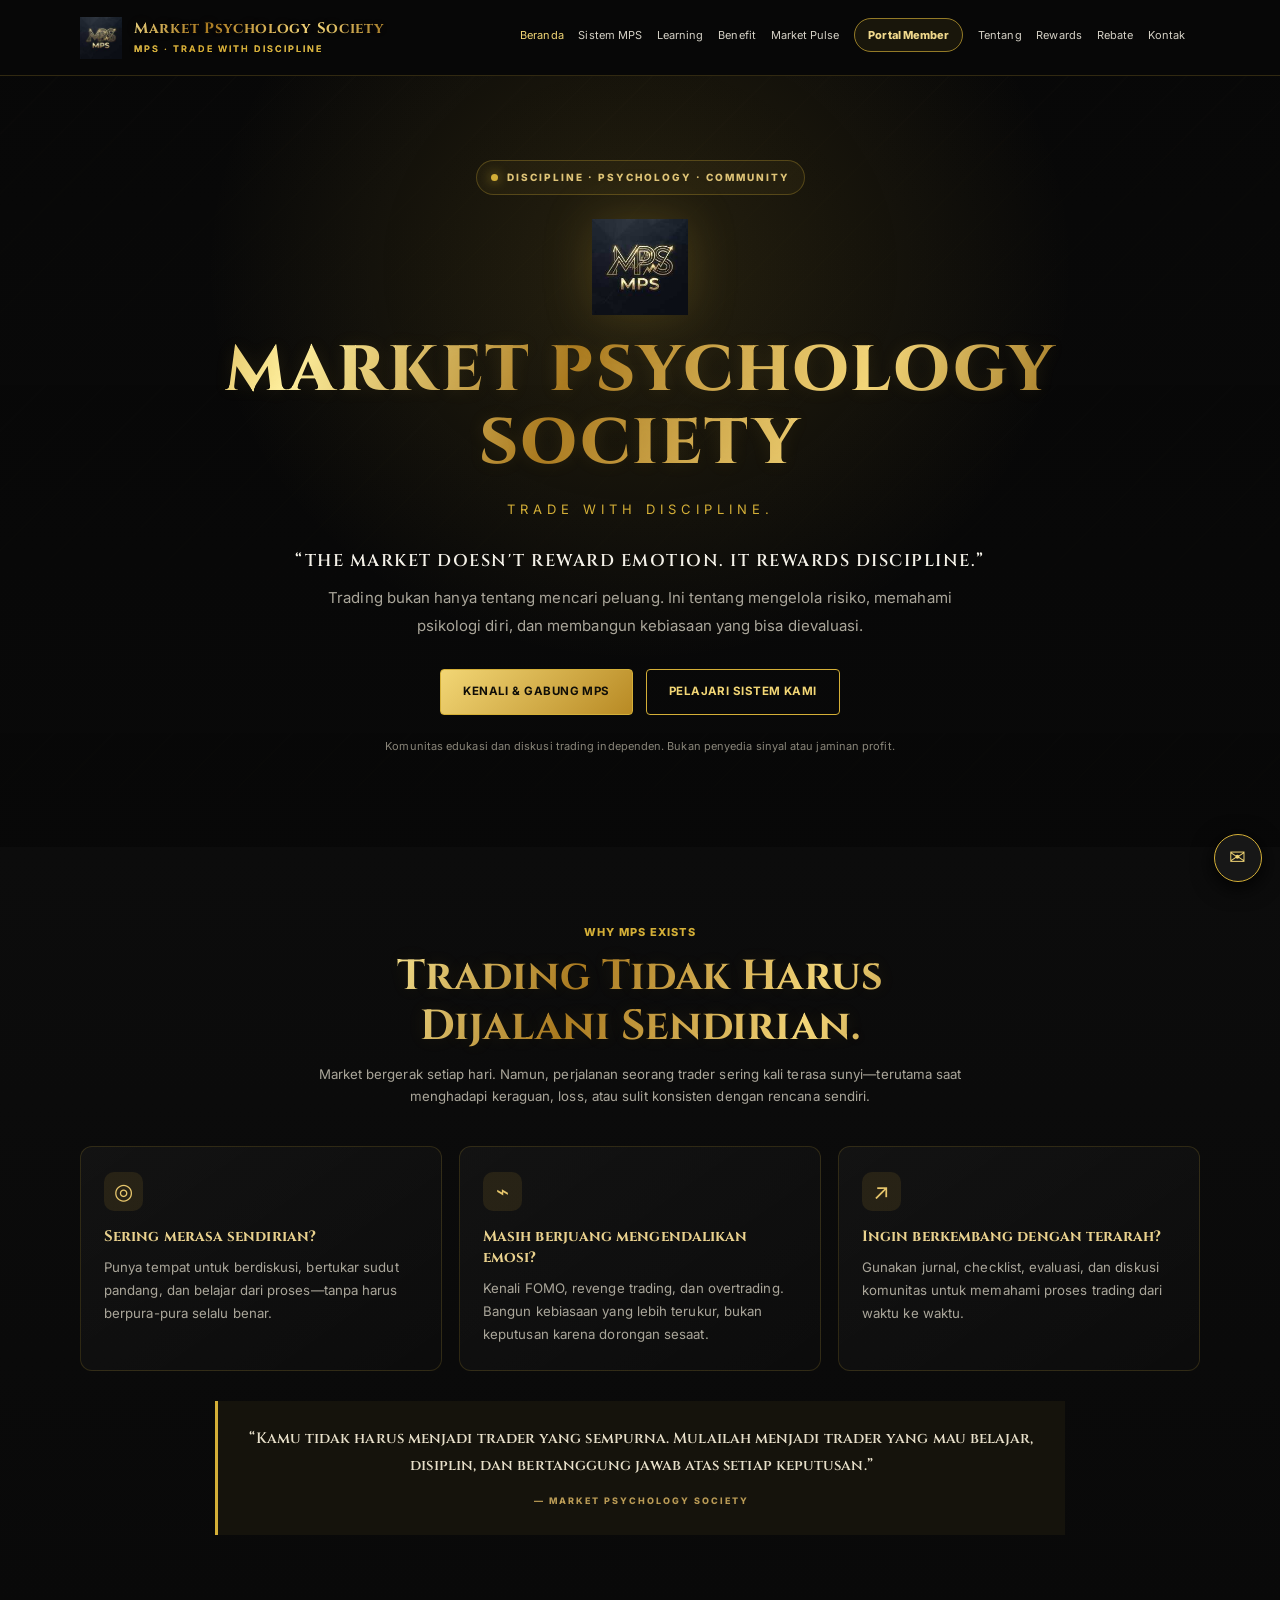
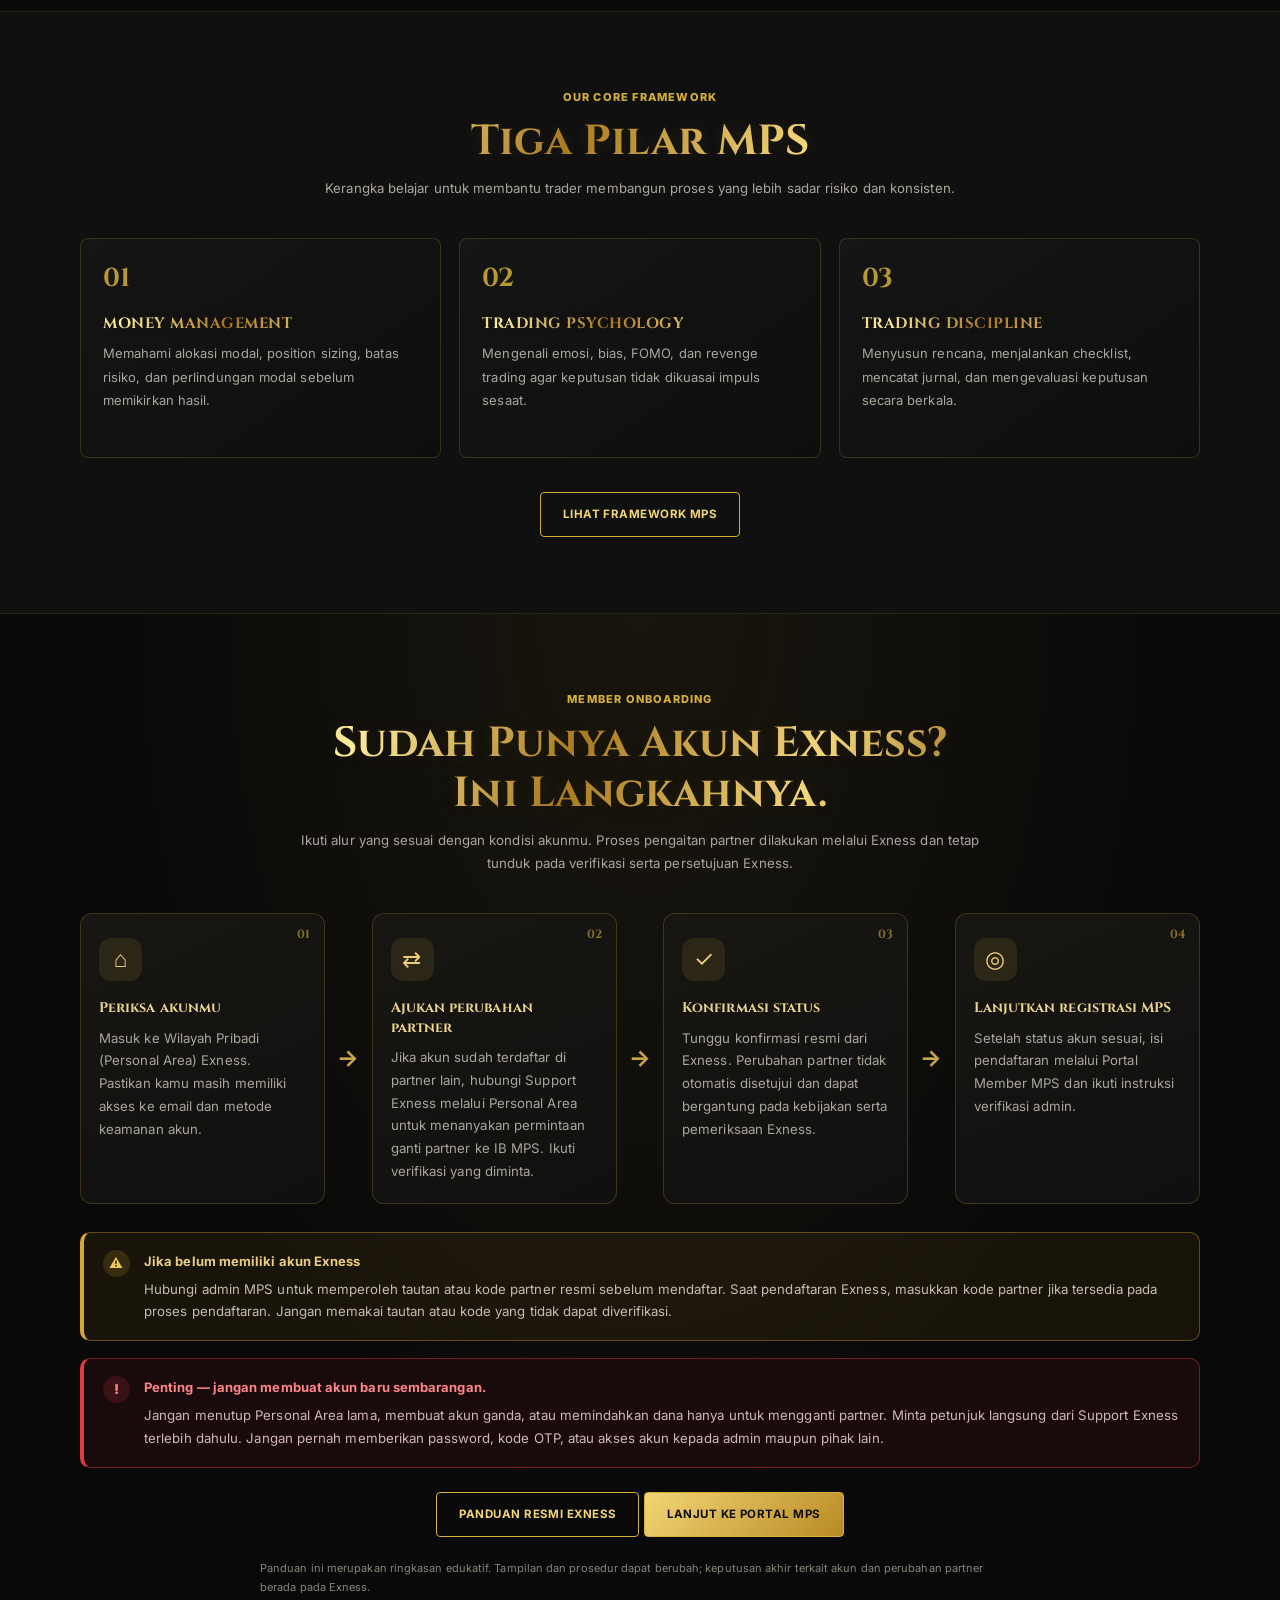
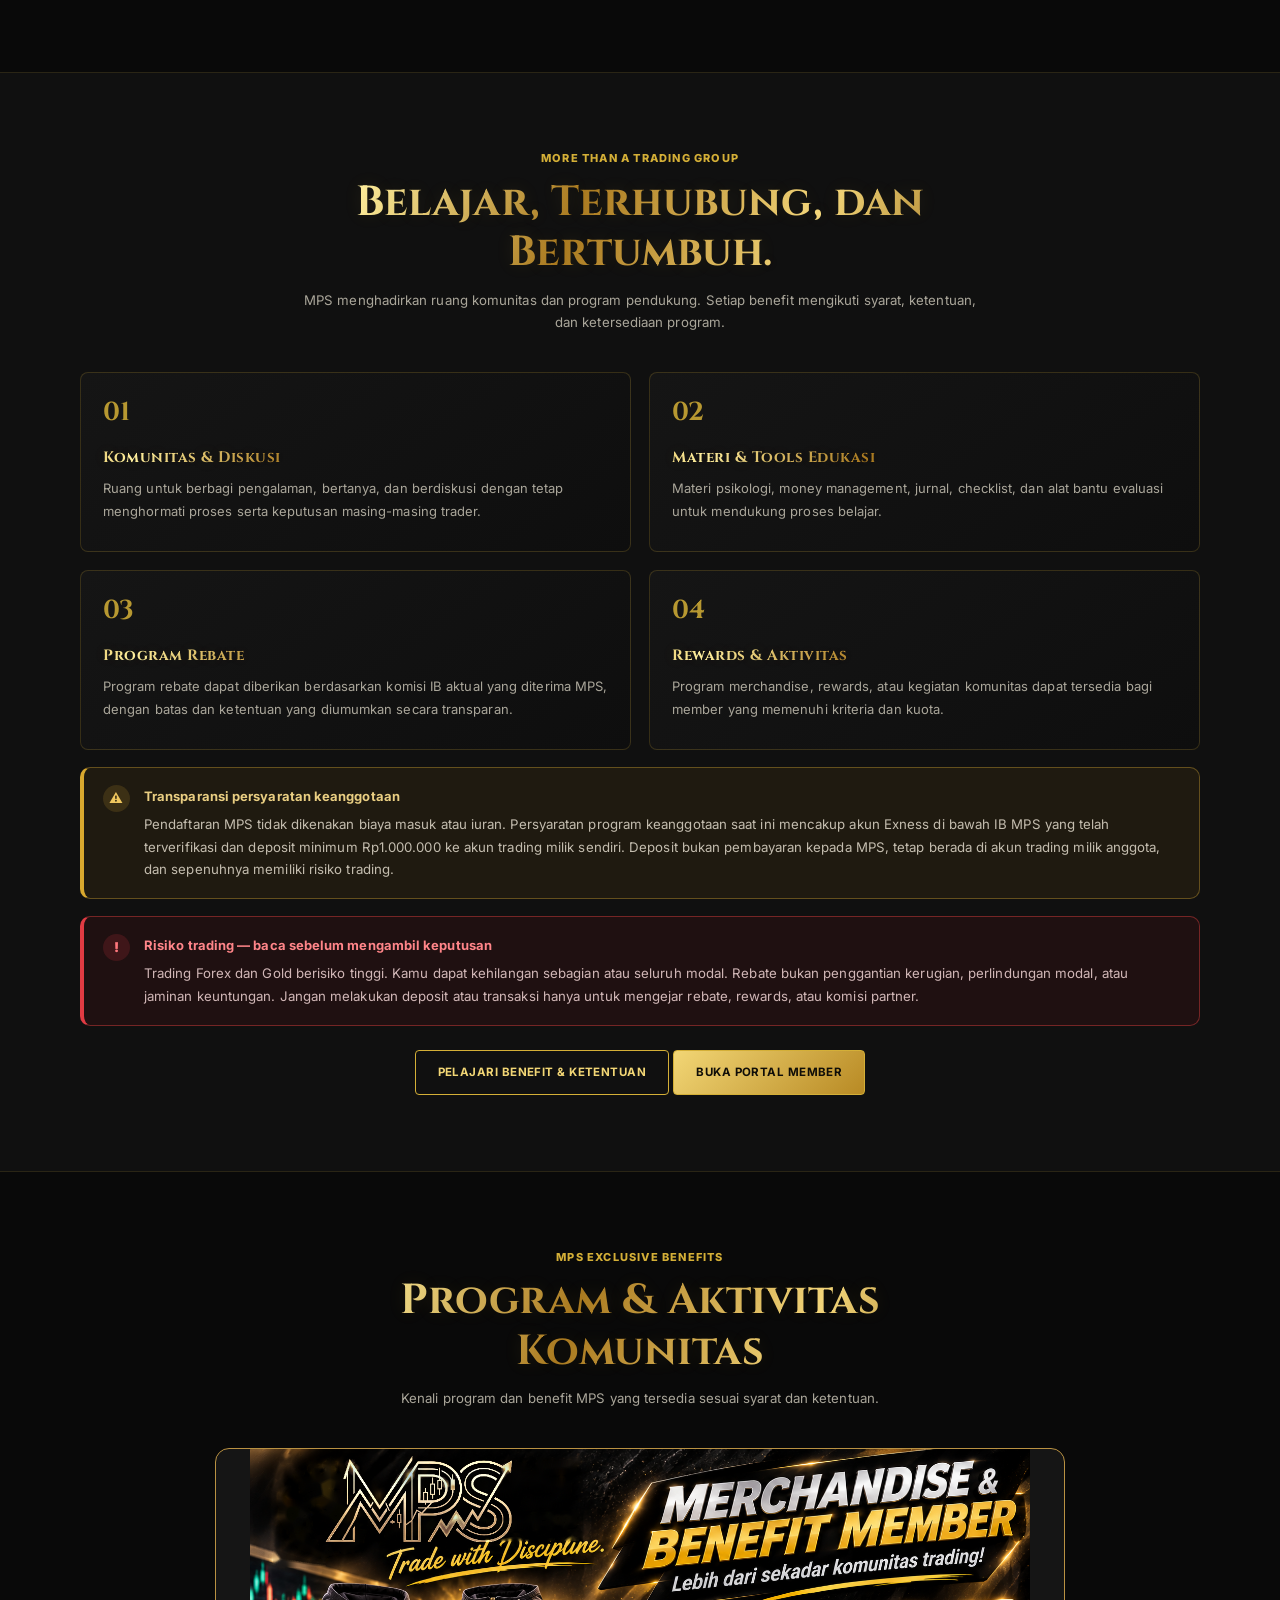
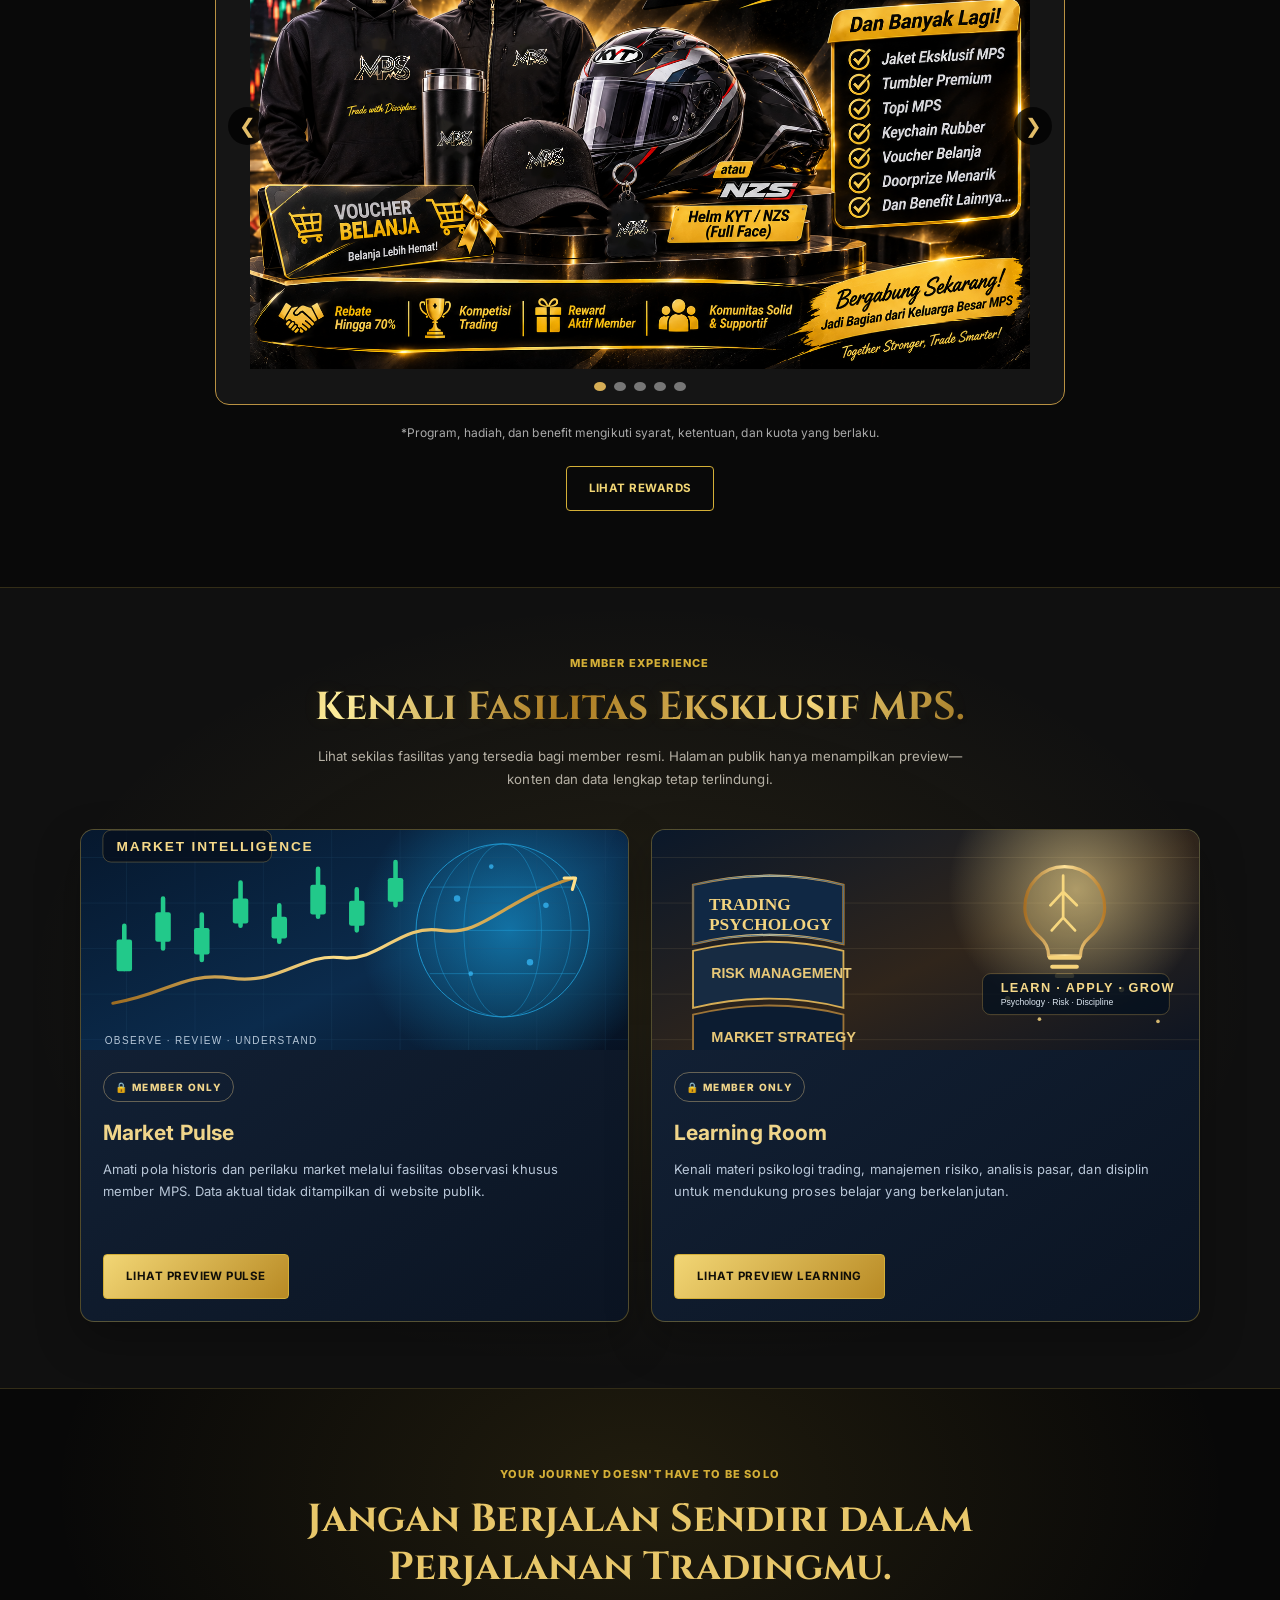
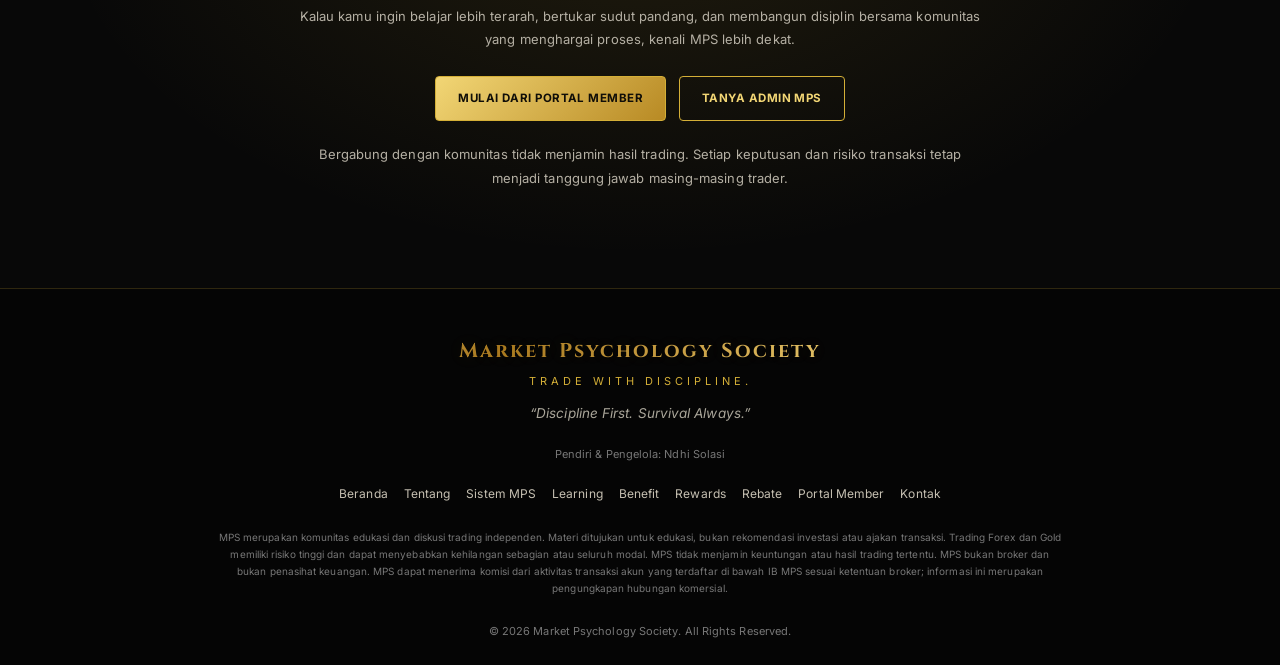
<file: index.html>
<!DOCTYPE html>
<html lang="id">
<head>
  <meta charset="UTF-8">
  <meta name="viewport" content="width=device-width, initial-scale=1">
  <meta name="description" content="Market Psychology Society — komunitas edukasi trading yang berfokus pada money management, psikologi, disiplin, dan pertumbuhan bersama.">
  <meta name="theme-color" content="#080808">
  <link rel="manifest" href="./manifest.webmanifest">
  <meta name="mobile-web-app-capable" content="yes">
  <meta name="apple-mobile-web-app-capable" content="yes">
  <meta name="apple-mobile-web-app-status-bar-style" content="black-translucent">
  <meta name="apple-mobile-web-app-title" content="MPS">
  <link rel="apple-touch-icon" href="./assets/mps-app-icon-512.png">
  <title>Market Psychology Society | Trade with Discipline</title>
  <link rel="icon" href="assets/favicon.svg?v=20261104-2" type="image/svg+xml">
  <link rel="stylesheet" href="css/style.css?v=mps-cta-shine-fix-20261106">
</head>
<body>
<nav class="navbar" aria-label="Navigasi utama">
  <a href="index.html" class="nav-brand"><img src="assets/logo.svg?v=20261104-2" alt=""><span><strong>Market Psychology Society</strong><small>MPS · TRADE WITH DISCIPLINE</small></span></a>
  <button class="nav-toggle" id="navToggle" aria-label="Buka menu" aria-expanded="false" aria-controls="navLinks">☰</button>
  <ul class="nav-links" id="navLinks">
    <li><a class="active" href="index.html">Beranda</a></li>
    <li><a href="system.html">Sistem MPS</a></li>
    <li><a href="education.html">Learning</a></li>
    <li><a href="membership.html">Benefit</a></li>
    <li><a href="heatmap.html">Market Pulse</a></li>
    <li><a class="nav-join" href="member-portal.html">Portal Member</a></li>
    <li><a href="about.html">Tentang</a></li>
    <li><a href="rewards.html">Rewards</a></li>
    <li><a href="rebate.html">Rebate</a></li>
    <li><a href="contact.html">Kontak</a></li>
  
    <li><button class="nav-join pwa-install-btn" id="installMpsApp" type="button" hidden>Install MPS App</button></li>
  </ul>
</nav>

<header class="hero mps-home-hero">
  <div class="hero-content reveal">
    <div class="hero-kicker"><span></span> DISCIPLINE · PSYCHOLOGY · COMMUNITY</div>
    <img src="assets/logo.svg?v=20261104-2" alt="Logo Market Psychology Society" class="hero-logo">
    <h1>MARKET PSYCHOLOGY<br>SOCIETY</h1>
    <div class="tagline">TRADE WITH DISCIPLINE.</div>
    <p class="headline">“THE MARKET DOESN'T REWARD EMOTION. IT REWARDS DISCIPLINE.”</p>
    <p class="desc">Trading bukan hanya tentang mencari peluang. Ini tentang mengelola risiko, memahami psikologi diri, dan membangun kebiasaan yang bisa dievaluasi.</p>
    <div class="hero-btns">
      <a href="member-portal.html" class="btn btn-gold">Kenali & Gabung MPS</a>
      <a href="system.html" class="btn btn-outline">Pelajari Sistem Kami</a>
    </div>
    <p class="hero-footnote">Komunitas edukasi dan diskusi trading independen. Bukan penyedia sinyal atau jaminan profit.</p>
  </div>
</header>

<main>
<section class="mps-intro-section">
  <div class="container">
    <div class="section-head">
      <div class="eyebrow">WHY MPS EXISTS</div>
      <h2>Trading Tidak Harus Dijalani Sendirian.</h2>
      <p>Market bergerak setiap hari. Namun, perjalanan seorang trader sering kali terasa sunyi—terutama saat menghadapi keraguan, loss, atau sulit konsisten dengan rencana sendiri.</p>
    </div>
    <div class="mps-hook-grid">
      <article class="mps-hook-card"><span class="mps-hook-icon">◎</span><h3>Sering merasa sendirian?</h3><p>Punya tempat untuk berdiskusi, bertukar sudut pandang, dan belajar dari proses—tanpa harus berpura-pura selalu benar.</p></article>
      <article class="mps-hook-card"><span class="mps-hook-icon">⌁</span><h3>Masih berjuang mengendalikan emosi?</h3><p>Kenali FOMO, revenge trading, dan overtrading. Bangun kebiasaan yang lebih terukur, bukan keputusan karena dorongan sesaat.</p></article>
      <article class="mps-hook-card"><span class="mps-hook-icon">↗</span><h3>Ingin berkembang dengan terarah?</h3><p>Gunakan jurnal, checklist, evaluasi, dan diskusi komunitas untuk memahami proses trading dari waktu ke waktu.</p></article>
    </div>
    <div class="mps-quote-band"><p>“Kamu tidak harus menjadi trader yang sempurna. Mulailah menjadi trader yang mau belajar, disiplin, dan bertanggung jawab atas setiap keputusan.”</p><span>— MARKET PSYCHOLOGY SOCIETY</span></div>
  </div>
</section>

<section class="mps-pillars-section">
  <div class="container">
    <div class="section-head"><div class="eyebrow">OUR CORE FRAMEWORK</div><h2>Tiga Pilar MPS</h2><p>Kerangka belajar untuk membantu trader membangun proses yang lebih sadar risiko dan konsisten.</p></div>
    <div class="grid grid-3 mps-pillar-grid">
      <article class="card"><div class="card-num">01</div><h3>MONEY MANAGEMENT</h3><p>Memahami alokasi modal, position sizing, batas risiko, dan perlindungan modal sebelum memikirkan hasil.</p></article>
      <article class="card"><div class="card-num">02</div><h3>TRADING PSYCHOLOGY</h3><p>Mengenali emosi, bias, FOMO, dan revenge trading agar keputusan tidak dikuasai impuls sesaat.</p></article>
      <article class="card"><div class="card-num">03</div><h3>TRADING DISCIPLINE</h3><p>Menyusun rencana, menjalankan checklist, mencatat jurnal, dan mengevaluasi keputusan secara berkala.</p></article>
    </div>
    <div class="text-center mt-4"><a href="system.html" class="btn btn-outline">Lihat Framework MPS</a></div>
  </div>
</section>

<section class="mps-exness-section" id="panduan-exness">
  <div class="container">
    <div class="section-head"><div class="eyebrow">MEMBER ONBOARDING</div><h2>Sudah Punya Akun Exness? Ini Langkahnya.</h2><p>Ikuti alur yang sesuai dengan kondisi akunmu. Proses pengaitan partner dilakukan melalui Exness dan tetap tunduk pada verifikasi serta persetujuan Exness.</p></div>
    <div class="mps-route" aria-label="Alur bergabung MPS melalui Exness">
      <article class="mps-route-step"><span class="route-number">01</span><div class="route-symbol">⌂</div><h3>Periksa akunmu</h3><p>Masuk ke Wilayah Pribadi (Personal Area) Exness. Pastikan kamu masih memiliki akses ke email dan metode keamanan akun.</p></article>
      <div class="mps-route-arrow" aria-hidden="true">→</div>
      <article class="mps-route-step"><span class="route-number">02</span><div class="route-symbol">⇄</div><h3>Ajukan perubahan partner</h3><p>Jika akun sudah terdaftar di partner lain, hubungi Support Exness melalui Personal Area untuk menanyakan permintaan ganti partner ke IB MPS. Ikuti verifikasi yang diminta.</p></article>
      <div class="mps-route-arrow" aria-hidden="true">→</div>
      <article class="mps-route-step"><span class="route-number">03</span><div class="route-symbol">✓</div><h3>Konfirmasi status</h3><p>Tunggu konfirmasi resmi dari Exness. Perubahan partner tidak otomatis disetujui dan dapat bergantung pada kebijakan serta pemeriksaan Exness.</p></article>
      <div class="mps-route-arrow" aria-hidden="true">→</div>
      <article class="mps-route-step"><span class="route-number">04</span><div class="route-symbol">◎</div><h3>Lanjutkan registrasi MPS</h3><p>Setelah status akun sesuai, isi pendaftaran melalui Portal Member MPS dan ikuti instruksi verifikasi admin.</p></article>
    </div>
    <div class="mps-soft-alert"><span class="alert-icon">⚠</span><div><strong>Jika belum memiliki akun Exness</strong><p>Hubungi admin MPS untuk memperoleh tautan atau kode partner resmi sebelum mendaftar. Saat pendaftaran Exness, masukkan kode partner jika tersedia pada proses pendaftaran. Jangan memakai tautan atau kode yang tidak dapat diverifikasi.</p></div></div>
    <div class="mps-critical-alert"><span class="alert-icon">!</span><div><strong>Penting — jangan membuat akun baru sembarangan.</strong><p>Jangan menutup Personal Area lama, membuat akun ganda, atau memindahkan dana hanya untuk mengganti partner. Minta petunjuk langsung dari Support Exness terlebih dahulu. Jangan pernah memberikan password, kode OTP, atau akses akun kepada admin maupun pihak lain.</p></div></div>
    <div class="text-center mt-3"><a href="https://get.exness.help/hc/id/articles/360004039971-Mendaftar-akun-Exness" class="btn btn-outline" target="_blank" rel="noopener">Panduan Resmi Exness</a> <a href="member-portal.html" class="btn btn-gold">Lanjut ke Portal MPS</a></div>
    <p class="mps-source-note">Panduan ini merupakan ringkasan edukatif. Tampilan dan prosedur dapat berubah; keputusan akhir terkait akun dan perubahan partner berada pada Exness.</p>
  </div>
</section>

<section class="mps-benefits-section">
  <div class="container">
    <div class="section-head"><div class="eyebrow">MORE THAN A TRADING GROUP</div><h2>Belajar, Terhubung, dan Bertumbuh.</h2><p>MPS menghadirkan ruang komunitas dan program pendukung. Setiap benefit mengikuti syarat, ketentuan, dan ketersediaan program.</p></div>
    <div class="grid grid-2 mps-benefit-grid">
      <article class="card"><div class="card-num">01</div><h3>Komunitas & Diskusi</h3><p>Ruang untuk berbagi pengalaman, bertanya, dan berdiskusi dengan tetap menghormati proses serta keputusan masing-masing trader.</p></article>
      <article class="card"><div class="card-num">02</div><h3>Materi & Tools Edukasi</h3><p>Materi psikologi, money management, jurnal, checklist, dan alat bantu evaluasi untuk mendukung proses belajar.</p></article>
      <article class="card"><div class="card-num">03</div><h3>Program Rebate</h3><p>Program rebate dapat diberikan berdasarkan komisi IB aktual yang diterima MPS, dengan batas dan ketentuan yang diumumkan secara transparan.</p></article>
      <article class="card"><div class="card-num">04</div><h3>Rewards & Aktivitas</h3><p>Program merchandise, rewards, atau kegiatan komunitas dapat tersedia bagi member yang memenuhi kriteria dan kuota.</p></article>
    </div>
    <div class="mps-soft-alert"><span class="alert-icon">⚠</span><div><strong>Transparansi persyaratan keanggotaan</strong><p>Pendaftaran MPS tidak dikenakan biaya masuk atau iuran. Persyaratan program keanggotaan saat ini mencakup akun Exness di bawah IB MPS yang telah terverifikasi dan deposit minimum Rp1.000.000 ke akun trading milik sendiri. Deposit bukan pembayaran kepada MPS, tetap berada di akun trading milik anggota, dan sepenuhnya memiliki risiko trading.</p></div></div>
    <div class="mps-critical-alert"><span class="alert-icon">!</span><div><strong>Risiko trading — baca sebelum mengambil keputusan</strong><p>Trading Forex dan Gold berisiko tinggi. Kamu dapat kehilangan sebagian atau seluruh modal. Rebate bukan penggantian kerugian, perlindungan modal, atau jaminan keuntungan. Jangan melakukan deposit atau transaksi hanya untuk mengejar rebate, rewards, atau komisi partner.</p></div></div>
    <div class="text-center mt-3"><a href="membership.html" class="btn btn-outline">Pelajari Benefit & Ketentuan</a> <a href="member-portal.html" class="btn btn-gold">Buka Portal Member</a></div>
  </div>
</section>

<section class="mps-gallery">
  <div class="container">
    <div class="section-head"><div class="eyebrow">MPS EXCLUSIVE BENEFITS</div><h2>Program & Aktivitas Komunitas</h2><p>Kenali program dan benefit MPS yang tersedia sesuai syarat dan ketentuan.</p></div>
    <div class="mps-slider" id="mpsSlider">
      <div class="mps-slides">
        <img src="assets/MPS_logo_baru_1.png" alt="Program dan merchandise MPS">
        <img src="assets/MPS_logo_baru_2.png" alt="Program dan merchandise MPS">
        <img src="assets/MPS_logo_baru_3.png" alt="Program dan merchandise MPS">
        <img src="assets/MPS_logo_baru_4.png" alt="Program dan merchandise MPS">
        <img src="assets/MPS_logo_baru_5.png" alt="Voucher dan hadiah program MPS">
      </div>
      <button class="mps-arrow mps-prev" type="button" aria-label="Gambar sebelumnya">&#10094;</button>
      <button class="mps-arrow mps-next" type="button" aria-label="Gambar berikutnya">&#10095;</button>
      <div class="mps-dots"></div>
    </div>
    <p class="mps-gallery-note">*Program, hadiah, dan benefit mengikuti syarat, ketentuan, dan kuota yang berlaku.</p>
    <div class="text-center"><a href="rewards.html" class="btn btn-outline">Lihat Rewards</a></div>
  </div>
</section>

<section class="mps-pulse-section">
  <style>
    .mps-preview-grid{display:grid;grid-template-columns:repeat(2,minmax(0,1fr));gap:22px;margin-top:28px;text-align:left}
    .mps-preview-card{overflow:hidden;border:1px solid rgba(212,175,55,.35);border-radius:14px;background:linear-gradient(145deg,#14243a,#0b1422);box-shadow:0 18px 45px rgba(0,0,0,.28)}
    .mps-preview-card img{display:block;width:100%;height:220px;object-fit:cover}
    .mps-preview-copy{padding:22px}
    .mps-preview-label{display:inline-flex;align-items:center;gap:7px;border:1px solid rgba(231,201,139,.4);border-radius:30px;padding:6px 11px;color:#f0d58a;font-size:10px;font-weight:800;letter-spacing:1.4px}
    .mps-preview-copy h3{margin:13px 0 7px;color:#f0d58a;font-size:21px}
    .mps-preview-copy p{color:#b8c6d7;line-height:1.7;font-size:13px;min-height:66px}
    .mps-preview-copy .btn{margin-top:8px}
    @media(max-width:680px){.mps-preview-grid{grid-template-columns:1fr}.mps-preview-card img{height:190px}.mps-preview-copy p{min-height:0}}
  </style>
  <div class="container">
    <div class="section-head">
      <div class="eyebrow">MEMBER EXPERIENCE</div>
      <h2>Kenali Fasilitas Eksklusif MPS.</h2>
      <p>Lihat sekilas fasilitas yang tersedia bagi member resmi. Halaman publik hanya menampilkan preview—konten dan data lengkap tetap terlindungi.</p>
    </div>
    <div class="mps-preview-grid">
      <article class="mps-preview-card">
        <img src="assets/market-pulse-preview.svg?v=20261106-1" alt="Ilustrasi Market Pulse MPS dengan grafik pasar dan globe digital" loading="lazy">
        <div class="mps-preview-copy">
          <span class="mps-preview-label">🔒 MEMBER ONLY</span>
          <h3>Market Pulse</h3>
          <p>Amati pola historis dan perilaku market melalui fasilitas observasi khusus member MPS. Data aktual tidak ditampilkan di website publik.</p>
          <a href="heatmap.html" class="btn btn-gold">Lihat Preview Pulse</a>
        </div>
      </article>
      <article class="mps-preview-card">
        <img src="assets/learning-preview.svg?v=20261106-1" alt="Ilustrasi materi Learning MPS tentang psikologi trading dan manajemen risiko" loading="lazy">
        <div class="mps-preview-copy">
          <span class="mps-preview-label">🔒 MEMBER ONLY</span>
          <h3>Learning Room</h3>
          <p>Kenali materi psikologi trading, manajemen risiko, analisis pasar, dan disiplin untuk mendukung proses belajar yang berkelanjutan.</p>
          <a href="education.html" class="btn btn-gold">Lihat Preview Learning</a>
        </div>
      </article>
    </div>
  </div>
</section>

<section class="mps-final-cta">
  <div class="container text-center">
    <div class="eyebrow">YOUR JOURNEY DOESN'T HAVE TO BE SOLO</div>
    <h2>Jangan Berjalan Sendiri dalam Perjalanan Tradingmu.</h2>
    <p>Kalau kamu ingin belajar lebih terarah, bertukar sudut pandang, dan membangun disiplin bersama komunitas yang menghargai proses, kenali MPS lebih dekat.</p>
    <div class="hero-btns"><a href="member-portal.html" class="btn btn-gold">Mulai dari Portal Member</a><a href="contact.html" class="btn btn-outline">Tanya Admin MPS</a></div>
    <p class="mps-source-note">Bergabung dengan komunitas tidak menjamin hasil trading. Setiap keputusan dan risiko transaksi tetap menjadi tanggung jawab masing-masing trader.</p>
  </div>
</section>
</main>

<footer class="footer">
  <div class="footer-brand" data-brand="name">Market Psychology Society</div>
  <div class="footer-tag" data-brand="tagline">TRADE WITH DISCIPLINE.</div>
  <div class="footer-quote">“Discipline First. Survival Always.”</div>
  <div class="footer-copy">Pendiri &amp; Pengelola: Ndhi Solasi</div>
  <div class="footer-links"><a href="index.html">Beranda</a><a href="about.html">Tentang</a><a href="system.html">Sistem MPS</a><a href="education.html">Learning</a><a href="membership.html">Benefit</a><a href="rewards.html">Rewards</a><a href="rebate.html">Rebate</a><a href="member-portal.html">Portal Member</a><a href="contact.html">Kontak</a></div>
  <p class="footer-disclaimer">MPS merupakan komunitas edukasi dan diskusi trading independen. Materi ditujukan untuk edukasi, bukan rekomendasi investasi atau ajakan transaksi. Trading Forex dan Gold memiliki risiko tinggi dan dapat menyebabkan kehilangan sebagian atau seluruh modal. MPS tidak menjamin keuntungan atau hasil trading tertentu. MPS bukan broker dan bukan penasihat keuangan. MPS dapat menerima komisi dari aktivitas transaksi akun yang terdaftar di bawah IB MPS sesuai ketentuan broker; informasi ini merupakan pengungkapan hubungan komersial.</p>
  <div class="footer-copy" id="year">© 2026 Market Psychology Society. All Rights Reserved.</div>
</footer>
<div class="float-chat"><a href="mailto:ndhisolasi.music@gmail.com" aria-label="Hubungi MPS melalui Email">✉</a></div>
<script src="config.js"></script>
<script src="js/main.js"></script>

<script>
(()=>{
  const btn=document.getElementById('installMpsApp');
  const isStandalone=()=>window.matchMedia('(display-mode: standalone)').matches||window.navigator.standalone===true;
  if(!('serviceWorker' in navigator))return;
  window.addEventListener('load',()=>navigator.serviceWorker.register('./sw.js',{scope:'./'}).catch(()=>{}));
  if(!btn||isStandalone())return;
  let installPrompt=null;
  const ua=navigator.userAgent||'';
  const isAppleMobile=/iPhone|iPad|iPod/i.test(ua)||(navigator.platform==='MacIntel'&&navigator.maxTouchPoints>1);
  if(isAppleMobile){btn.hidden=false;btn.addEventListener('click',()=>alert('Untuk memasang MPS di iPhone/iPad:\n1. Buka MPS melalui Safari.\n2. Tekan tombol Share/Bagikan.\n3. Pilih “Add to Home Screen” / “Tambahkan ke Layar Utama”.\n4. Tekan Add / Tambahkan.'));}
  window.addEventListener('beforeinstallprompt',event=>{event.preventDefault();installPrompt=event;btn.hidden=false;});
  btn.addEventListener('click',async()=>{
    if(isAppleMobile)return;
    if(!installPrompt){alert('Jika opsi instalasi belum muncul, buka menu browser lalu pilih “Install app” atau “Tambahkan ke layar utama”.');return;}
    installPrompt.prompt();
    try{const choice=await installPrompt.userChoice;if(choice&&choice.outcome==='accepted')btn.hidden=true;}catch(_){}
    installPrompt=null;
  });
  window.addEventListener('appinstalled',()=>{btn.hidden=true;installPrompt=null;});
})();
</script>
</body>
</html>
</file>
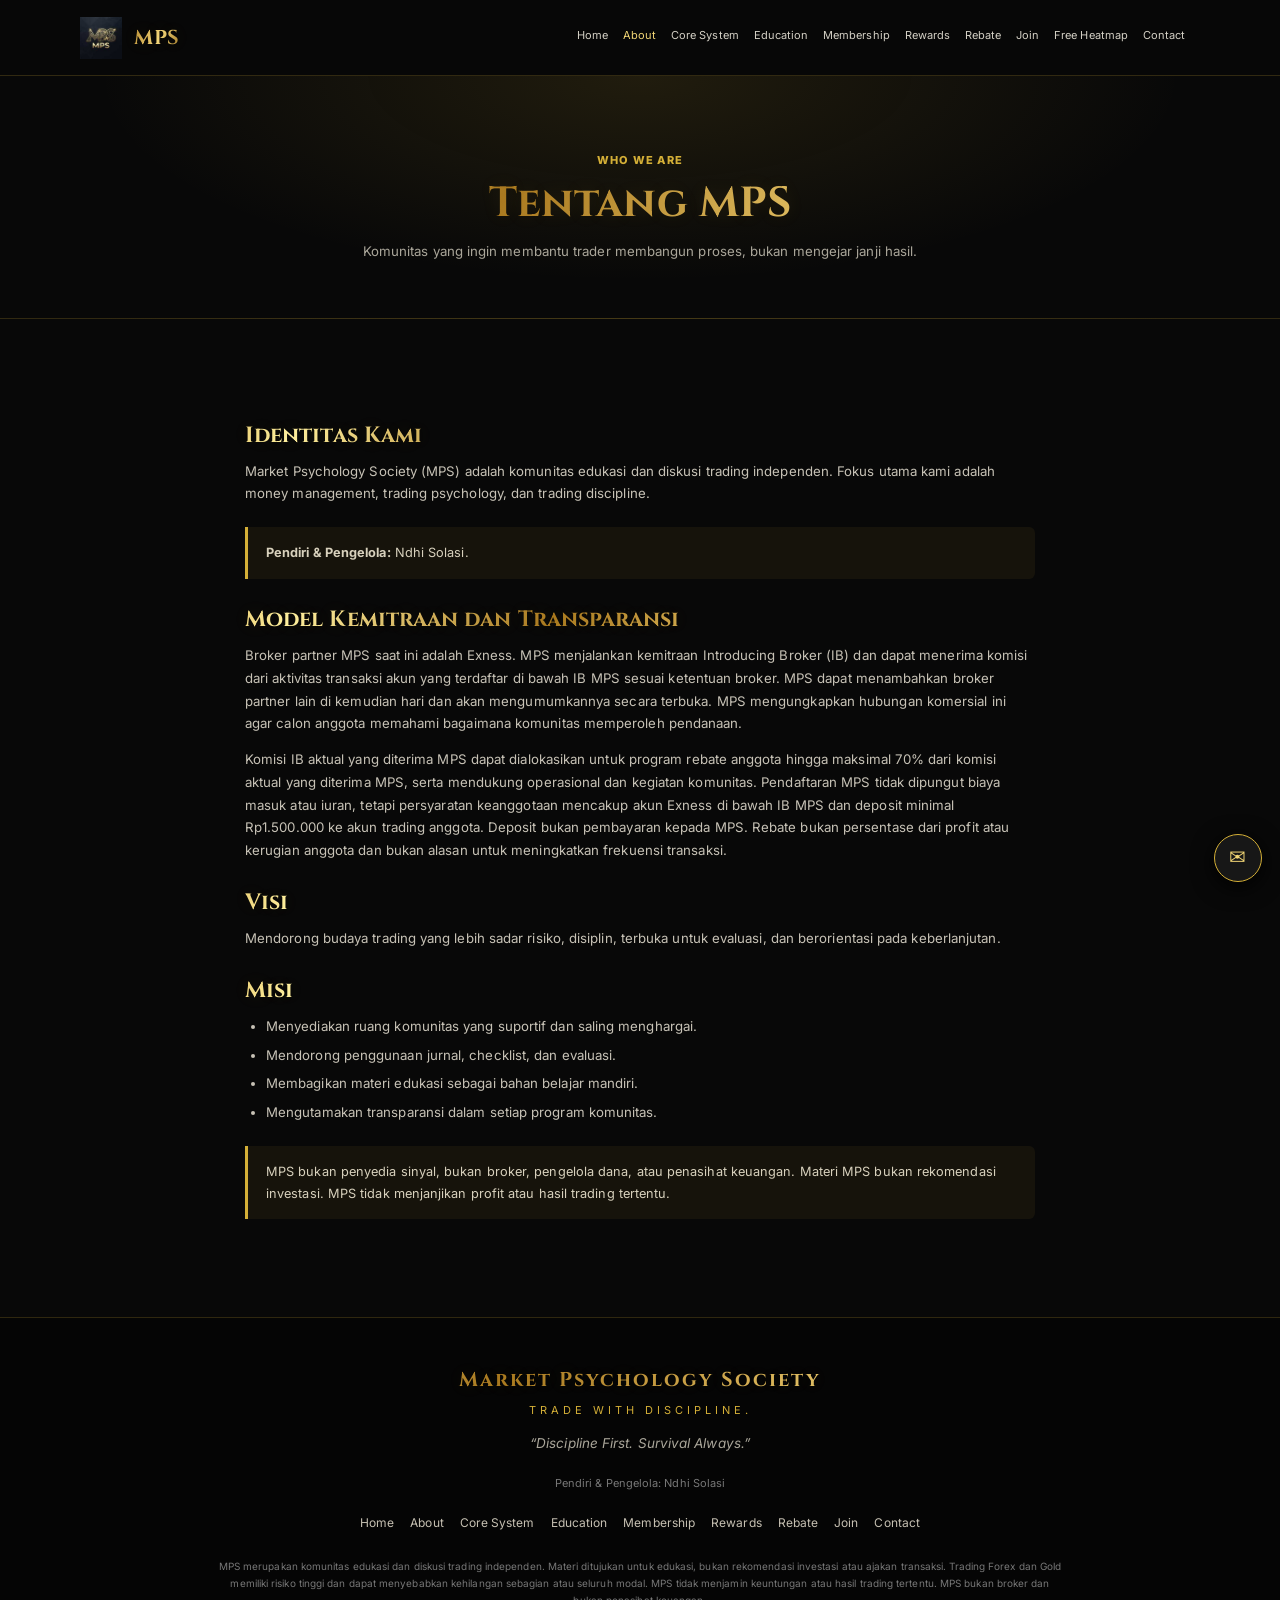
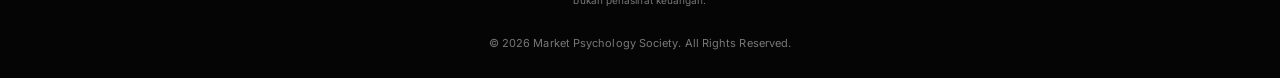
<file: about.html>
<!DOCTYPE html>
<html lang="id">
<head>
  <meta charset="UTF-8">
  <meta name="viewport" content="width=device-width, initial-scale=1">
  <meta name="description" content="Kenali visi, misi, dan prinsip Market Psychology Society.">
  <meta name="theme-color" content="#080808">
  <link rel="manifest" href="./manifest.webmanifest">
  <meta name="mobile-web-app-capable" content="yes">
  <meta name="apple-mobile-web-app-capable" content="yes">
  <meta name="apple-mobile-web-app-status-bar-style" content="black-translucent">
  <meta name="apple-mobile-web-app-title" content="MPS">
  <link rel="apple-touch-icon" href="./assets/mps-app-icon-512.png">
  <title>About MPS | Market Psychology Society</title>
  <link rel="icon" href="assets/favicon.svg?v=20261104-2" type="image/svg+xml">
  <link rel="stylesheet" href="css/style.css?v=mps-cta-shine-fix-20261106">
</head>
<body>
<nav class="navbar" aria-label="Navigasi utama">
  <a href="index.html" class="nav-brand"><img src="assets/logo.svg?v=20261104-2" alt="">MPS</a>
  <button class="nav-toggle" id="navToggle" aria-label="Buka menu" aria-expanded="false" aria-controls="navLinks">☰</button>
  <ul class="nav-links" id="navLinks"><li><a href="index.html">Home</a></li><li><a href="about.html">About</a></li><li><a href="system.html">Core System</a></li><li><a href="education.html">Education</a></li><li><a href="membership.html">Membership</a></li><li><a href="rewards.html">Rewards</a></li><li><a href="rebate.html">Rebate</a></li><li><a href="join.html">Join</a></li><li><a href="heatmap.html">Free Heatmap</a></li><li><a href="contact.html">Contact</a></li>
    <li><button class="nav-join pwa-install-btn" id="installMpsApp" type="button" hidden>Install MPS App</button></li>
  </ul>
</nav>
<header class="page-head"><div class="eyebrow">Who We Are</div><h1>Tentang MPS</h1><p>Komunitas yang ingin membantu trader membangun proses, bukan mengejar janji hasil.</p></header>
<section><div class="container content"><h2>Identitas Kami</h2><p>Market Psychology Society (MPS) adalah komunitas edukasi dan diskusi trading independen. Fokus utama kami adalah money management, trading psychology, dan trading discipline.</p>
<div class="notice"><strong>Pendiri &amp; Pengelola:</strong> Ndhi Solasi.</div>
<h2>Model Kemitraan dan Transparansi</h2><p>Broker partner MPS saat ini adalah Exness. MPS menjalankan kemitraan Introducing Broker (IB) dan dapat menerima komisi dari aktivitas transaksi akun yang terdaftar di bawah IB MPS sesuai ketentuan broker. MPS dapat menambahkan broker partner lain di kemudian hari dan akan mengumumkannya secara terbuka. MPS mengungkapkan hubungan komersial ini agar calon anggota memahami bagaimana komunitas memperoleh pendanaan.</p><p>Komisi IB aktual yang diterima MPS dapat dialokasikan untuk program rebate anggota hingga maksimal 70% dari komisi aktual yang diterima MPS, serta mendukung operasional dan kegiatan komunitas. Pendaftaran MPS tidak dipungut biaya masuk atau iuran, tetapi persyaratan keanggotaan mencakup akun Exness di bawah IB MPS dan deposit minimal Rp1.500.000 ke akun trading anggota. Deposit bukan pembayaran kepada MPS. Rebate bukan persentase dari profit atau kerugian anggota dan bukan alasan untuk meningkatkan frekuensi transaksi.</p><h2>Visi</h2><p>Mendorong budaya trading yang lebih sadar risiko, disiplin, terbuka untuk evaluasi, dan berorientasi pada keberlanjutan.</p><h2>Misi</h2><ul><li>Menyediakan ruang komunitas yang suportif dan saling menghargai.</li><li>Mendorong penggunaan jurnal, checklist, dan evaluasi.</li><li>Membagikan materi edukasi sebagai bahan belajar mandiri.</li><li>Mengutamakan transparansi dalam setiap program komunitas.</li></ul><div class="notice">MPS bukan penyedia sinyal, bukan broker, pengelola dana, atau penasihat keuangan. Materi MPS bukan rekomendasi investasi. MPS tidak menjanjikan profit atau hasil trading tertentu.</div></div></section>
<footer class="footer">
  <div class="footer-brand" data-brand="name">Market Psychology Society</div>
  <div class="footer-tag" data-brand="tagline">TRADE WITH DISCIPLINE.</div>
  <div class="footer-quote">“Discipline First. Survival Always.”</div>
  <div class="footer-copy">Pendiri &amp; Pengelola: Ndhi Solasi</div>
  <div class="footer-links"><a href="index.html">Home</a><a href="about.html">About</a><a href="system.html">Core System</a><a href="education.html">Education</a><a href="membership.html">Membership</a><a href="rewards.html">Rewards</a><a href="rebate.html">Rebate</a><a href="join.html">Join</a><a href="contact.html">Contact</a></div>
  <p class="footer-disclaimer">MPS merupakan komunitas edukasi dan diskusi trading independen. Materi ditujukan untuk edukasi, bukan rekomendasi investasi atau ajakan transaksi. Trading Forex dan Gold memiliki risiko tinggi dan dapat menyebabkan kehilangan sebagian atau seluruh modal. MPS tidak menjamin keuntungan atau hasil trading tertentu. MPS bukan broker dan bukan penasihat keuangan.</p>
  <div class="footer-copy" id="year">© 2026 Market Psychology Society. All Rights Reserved.</div>
</footer>
<div class="float-chat"><a href="mailto:ndhisolasi.music@gmail.com?subject=Pertanyaan%20untuk%20Admin%20MPS" aria-label="Hubungi MPS melalui Email">✉</a></div>
<script src="config.js"></script>
<script src="js/main.js"></script>


<script>
(()=>{
  const btn=document.getElementById('installMpsApp');
  const isStandalone=()=>window.matchMedia('(display-mode: standalone)').matches||window.navigator.standalone===true;
  if(!('serviceWorker' in navigator))return;
  window.addEventListener('load',()=>navigator.serviceWorker.register('./sw.js',{scope:'./'}).catch(()=>{}));
  if(!btn||isStandalone())return;
  let installPrompt=null;
  const ua=navigator.userAgent||'';
  const isAppleMobile=/iPhone|iPad|iPod/i.test(ua)||(navigator.platform==='MacIntel'&&navigator.maxTouchPoints>1);
  if(isAppleMobile){btn.hidden=false;btn.addEventListener('click',()=>alert('Untuk memasang MPS di iPhone/iPad:\n1. Buka MPS melalui Safari.\n2. Tekan tombol Share/Bagikan.\n3. Pilih “Add to Home Screen” / “Tambahkan ke Layar Utama”.\n4. Tekan Add / Tambahkan.'));}
  window.addEventListener('beforeinstallprompt',event=>{event.preventDefault();installPrompt=event;btn.hidden=false;});
  btn.addEventListener('click',async()=>{
    if(isAppleMobile)return;
    if(!installPrompt){alert('Jika opsi instalasi belum muncul, buka menu browser lalu pilih “Install app” atau “Tambahkan ke layar utama”.');return;}
    installPrompt.prompt();
    try{const choice=await installPrompt.userChoice;if(choice&&choice.outcome==='accepted')btn.hidden=true;}catch(_){}
    installPrompt=null;
  });
  window.addEventListener('appinstalled',()=>{btn.hidden=true;installPrompt=null;});
})();
</script>
</body></html>
</file>
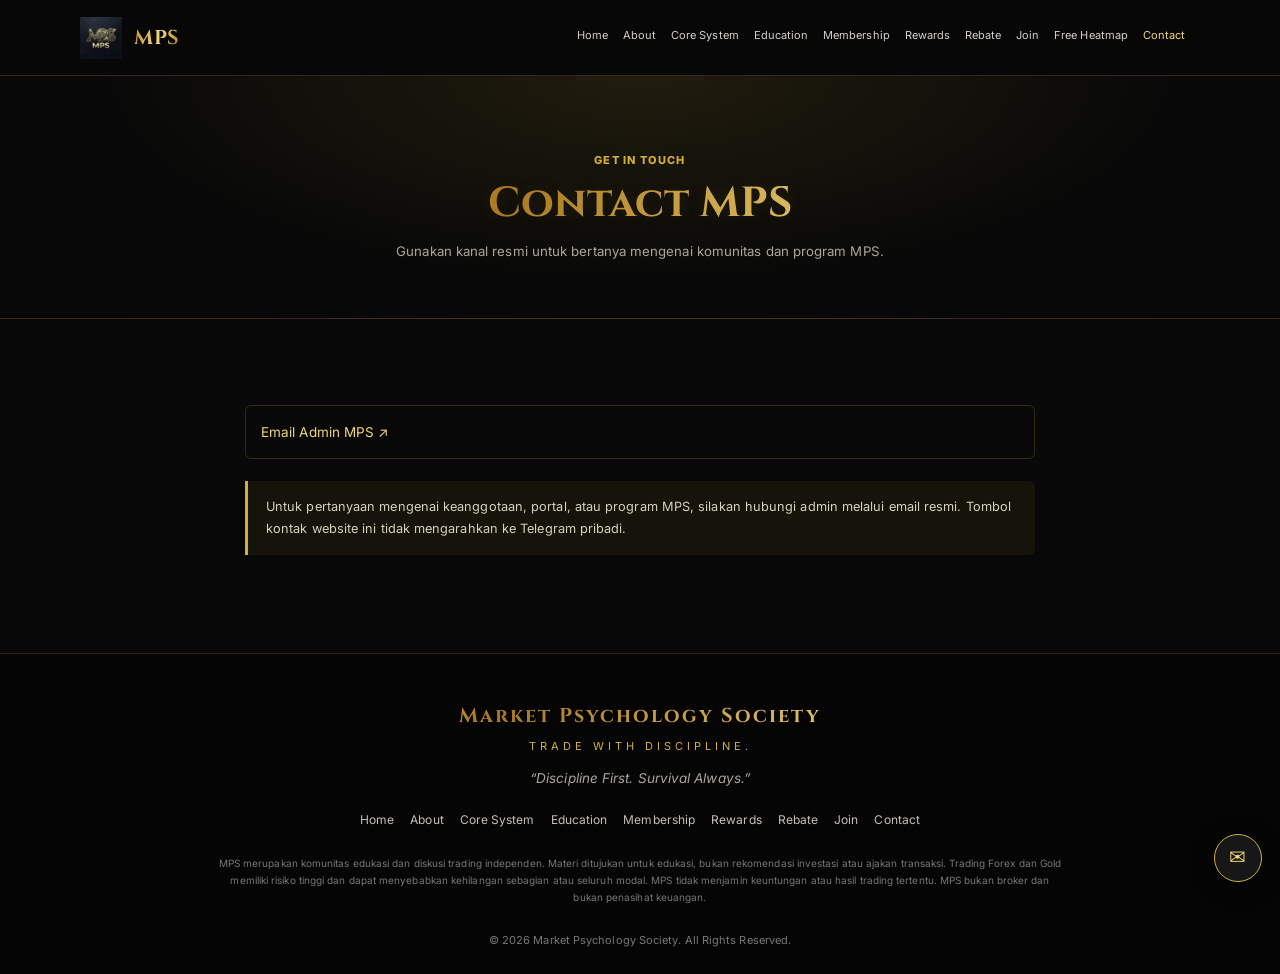
<file: contact.html>
<!DOCTYPE html>
<html lang="id">
<head>
  <meta charset="UTF-8">
  <meta name="viewport" content="width=device-width, initial-scale=1">
  <meta name="description" content="Hubungi admin dan kanal resmi Market Psychology Society.">
  <meta name="theme-color" content="#080808">
  <link rel="manifest" href="./manifest.webmanifest">
  <meta name="mobile-web-app-capable" content="yes">
  <meta name="apple-mobile-web-app-capable" content="yes">
  <meta name="apple-mobile-web-app-status-bar-style" content="black-translucent">
  <meta name="apple-mobile-web-app-title" content="MPS">
  <link rel="apple-touch-icon" href="./assets/mps-app-icon-512.png">
  <title>Contact | Market Psychology Society</title>
  <link rel="icon" href="assets/favicon.svg?v=20261104-2" type="image/svg+xml">
  <link rel="stylesheet" href="css/style.css?v=mps-cta-shine-fix-20261106">
</head>
<body>
<nav class="navbar" aria-label="Navigasi utama">
  <a href="index.html" class="nav-brand"><img src="assets/logo.svg?v=20261104-2" alt="">MPS</a>
  <button class="nav-toggle" id="navToggle" aria-label="Buka menu" aria-expanded="false" aria-controls="navLinks">☰</button>
  <ul class="nav-links" id="navLinks"><li><a href="index.html">Home</a></li><li><a href="about.html">About</a></li><li><a href="system.html">Core System</a></li><li><a href="education.html">Education</a></li><li><a href="membership.html">Membership</a></li><li><a href="rewards.html">Rewards</a></li><li><a href="rebate.html">Rebate</a></li><li><a href="join.html">Join</a></li><li><a href="heatmap.html">Free Heatmap</a></li><li><a href="contact.html">Contact</a></li>
    <li><button class="nav-join pwa-install-btn" id="installMpsApp" type="button" hidden>Install MPS App</button></li>
  </ul>
</nav>
<header class="page-head"><div class="eyebrow">Get in Touch</div><h1>Contact MPS</h1><p>Gunakan kanal resmi untuk bertanya mengenai komunitas dan program MPS.</p></header>
<section>
  <div class="container content">
    <a class="contact-link" href="mailto:ndhisolasi.music@gmail.com?subject=Pertanyaan%20untuk%20Admin%20MPS">Email Admin MPS ↗</a>
    <div class="notice">Untuk pertanyaan mengenai keanggotaan, portal, atau program MPS, silakan hubungi admin melalui email resmi. Tombol kontak website ini tidak mengarahkan ke Telegram pribadi.</div>
  </div>
</section>
<footer class="footer">
  <div class="footer-brand" data-brand="name">Market Psychology Society</div>
  <div class="footer-tag" data-brand="tagline">TRADE WITH DISCIPLINE.</div>
  <div class="footer-quote">“Discipline First. Survival Always.”</div>
  <div class="footer-links"><a href="index.html">Home</a><a href="about.html">About</a><a href="system.html">Core System</a><a href="education.html">Education</a><a href="membership.html">Membership</a><a href="rewards.html">Rewards</a><a href="rebate.html">Rebate</a><a href="join.html">Join</a><a href="contact.html">Contact</a></div>
  <p class="footer-disclaimer">MPS merupakan komunitas edukasi dan diskusi trading independen. Materi ditujukan untuk edukasi, bukan rekomendasi investasi atau ajakan transaksi. Trading Forex dan Gold memiliki risiko tinggi dan dapat menyebabkan kehilangan sebagian atau seluruh modal. MPS tidak menjamin keuntungan atau hasil trading tertentu. MPS bukan broker dan bukan penasihat keuangan.</p>
  <div class="footer-copy" id="year">© 2026 Market Psychology Society. All Rights Reserved.</div>
</footer>
<div class="float-chat"><a href="mailto:ndhisolasi.music@gmail.com?subject=Pertanyaan%20untuk%20Admin%20MPS" aria-label="Hubungi MPS melalui Email">✉</a></div>
<script src="config.js"></script>
<script src="js/main.js"></script>

<script>
(()=>{
  const btn=document.getElementById('installMpsApp');
  const isStandalone=()=>window.matchMedia('(display-mode: standalone)').matches||window.navigator.standalone===true;
  if(!('serviceWorker' in navigator))return;
  window.addEventListener('load',()=>navigator.serviceWorker.register('./sw.js',{scope:'./'}).catch(()=>{}));
  if(!btn||isStandalone())return;
  let installPrompt=null;
  const ua=navigator.userAgent||'';
  const isAppleMobile=/iPhone|iPad|iPod/i.test(ua)||(navigator.platform==='MacIntel'&&navigator.maxTouchPoints>1);
  if(isAppleMobile){btn.hidden=false;btn.addEventListener('click',()=>alert('Untuk memasang MPS di iPhone/iPad:\n1. Buka MPS melalui Safari.\n2. Tekan tombol Share/Bagikan.\n3. Pilih “Add to Home Screen” / “Tambahkan ke Layar Utama”.\n4. Tekan Add / Tambahkan.'));}
  window.addEventListener('beforeinstallprompt',event=>{event.preventDefault();installPrompt=event;btn.hidden=false;});
  btn.addEventListener('click',async()=>{
    if(isAppleMobile)return;
    if(!installPrompt){alert('Jika opsi instalasi belum muncul, buka menu browser lalu pilih “Install app” atau “Tambahkan ke layar utama”.');return;}
    installPrompt.prompt();
    try{const choice=await installPrompt.userChoice;if(choice&&choice.outcome==='accepted')btn.hidden=true;}catch(_){}
    installPrompt=null;
  });
  window.addEventListener('appinstalled',()=>{btn.hidden=true;installPrompt=null;});
})();
</script>
</body>
</html>
</file>
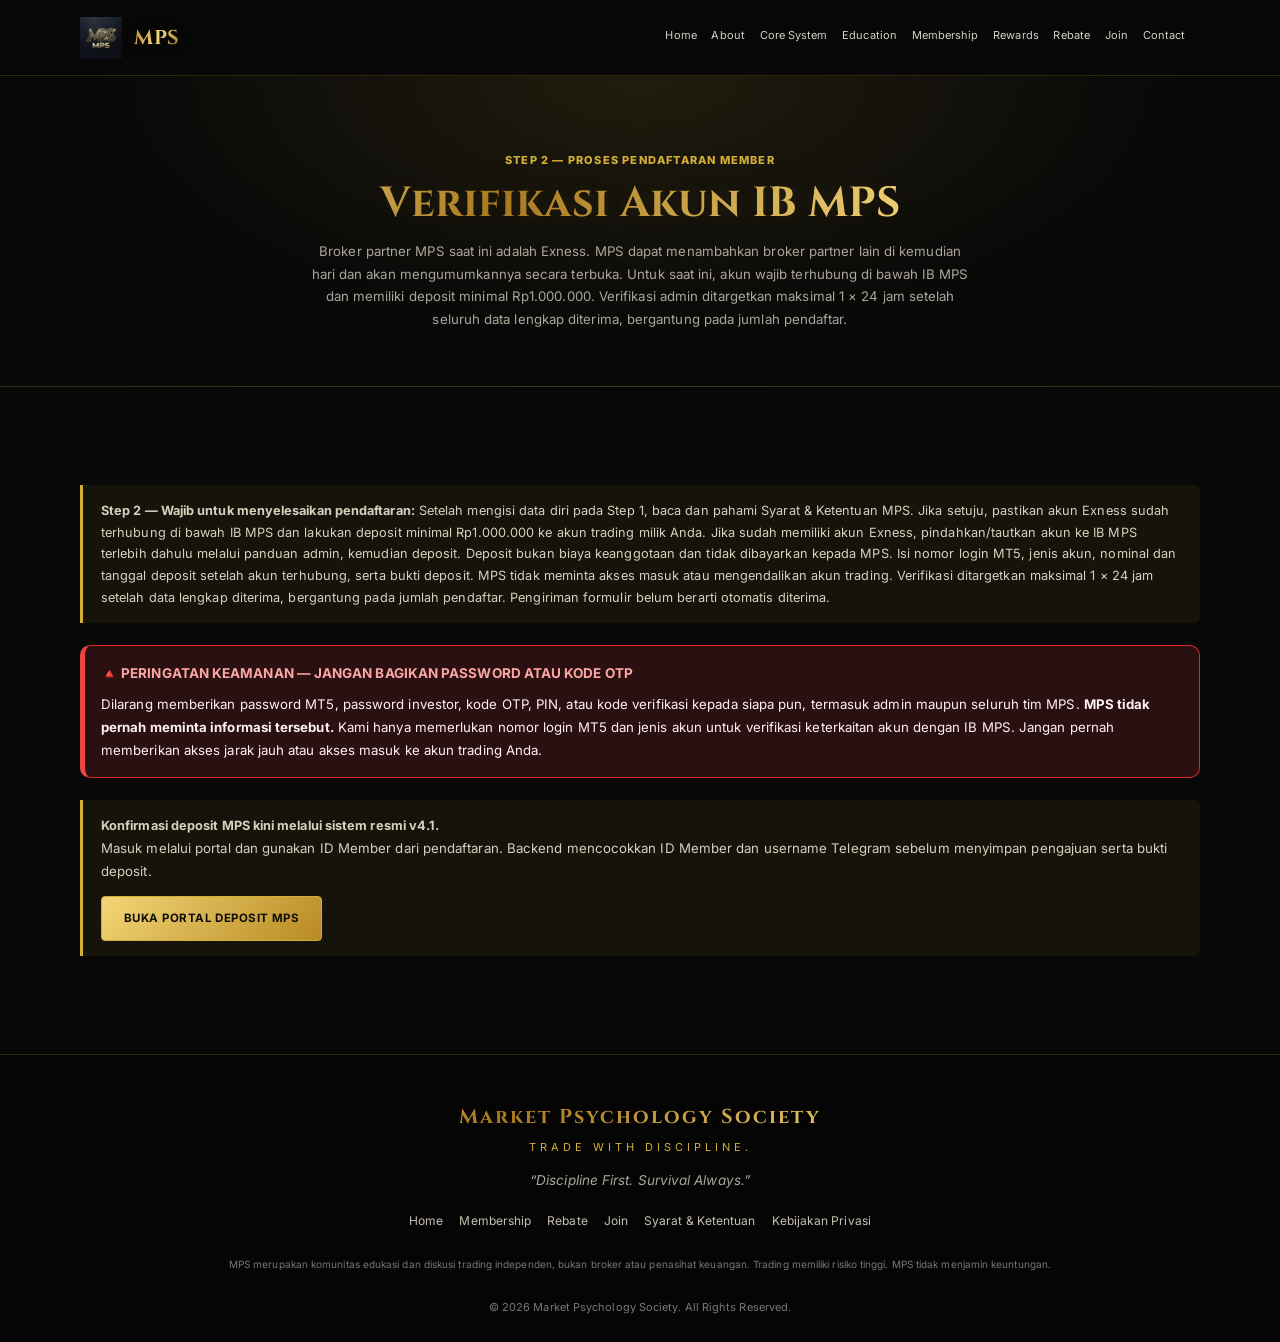
<file: deposit-confirmation.html>
<!DOCTYPE html>
<html lang="id">
<head>
  <meta charset="UTF-8">
  <meta name="viewport" content="width=device-width, initial-scale=1">
  <meta name="description" content="Formulir konfirmasi deposit untuk administrasi IB Market Psychology Society.">
  <meta name="theme-color" content="#080808">
  <title>Konfirmasi Deposit | Market Psychology Society</title>
  <link rel="icon" href="assets/favicon.svg?v=20261104-2" type="image/svg+xml">
  <link rel="stylesheet" href="css/style.css?v=mps-cta-shine-fix-20261106">

  <link rel="manifest" href="./manifest.webmanifest">
  <meta name="mobile-web-app-capable" content="yes">
  <meta name="apple-mobile-web-app-capable" content="yes">
  <meta name="apple-mobile-web-app-status-bar-style" content="black-translucent">
  <meta name="apple-mobile-web-app-title" content="MPS">
  <link rel="apple-touch-icon" href="./assets/mps-app-icon-512.png">
</head>
<body>
<nav class="navbar" aria-label="Navigasi utama">
  <a href="index.html" class="nav-brand"><img src="assets/logo.svg?v=20261104-2" alt="">MPS</a>
  <button class="nav-toggle" id="navToggle" aria-label="Buka menu" aria-expanded="false" aria-controls="navLinks">☰</button>
  <ul class="nav-links" id="navLinks">
    <li><a href="index.html">Home</a></li><li><a href="about.html">About</a></li>
    <li><a href="system.html">Core System</a></li><li><a href="education.html">Education</a></li>
    <li><a href="membership.html">Membership</a></li><li><a href="rewards.html">Rewards</a></li>
    <li><a href="rebate.html">Rebate</a></li><li><a href="join.html">Join</a></li>
    <li><a href="contact.html">Contact</a></li>
  
    <li><button class="nav-join pwa-install-btn" id="installMpsApp" type="button" hidden>Install MPS App</button></li>
  </ul>
</nav>

<header class="page-head">
  <div class="eyebrow">STEP 2 — PROSES PENDAFTARAN MEMBER</div>
  <h1>Verifikasi Akun IB MPS</h1>
  <p>Broker partner MPS saat ini adalah Exness. MPS dapat menambahkan broker partner lain di kemudian hari dan akan mengumumkannya secara terbuka. Untuk saat ini, akun wajib terhubung di bawah IB MPS dan memiliki deposit minimal Rp1.000.000. Verifikasi admin ditargetkan maksimal 1 × 24 jam setelah seluruh data lengkap diterima, bergantung pada jumlah pendaftar.</p>
</header>

<section>
  <div class="container">
    <div class="notice">
      <strong>Step 2 — Wajib untuk menyelesaikan pendaftaran:</strong> Setelah mengisi data diri pada Step 1, baca dan pahami <a href="terms.html" target="_blank" rel="noopener">Syarat &amp; Ketentuan MPS</a>. Jika setuju, pastikan akun Exness sudah terhubung di bawah IB MPS dan lakukan deposit minimal Rp1.000.000 ke akun trading milik Anda. Jika sudah memiliki akun Exness, pindahkan/tautkan akun ke IB MPS terlebih dahulu melalui panduan admin, kemudian deposit. Deposit bukan biaya keanggotaan dan tidak dibayarkan kepada MPS. Isi nomor login MT5, jenis akun, nominal dan tanggal deposit setelah akun terhubung, serta bukti deposit. MPS tidak meminta akses masuk atau mengendalikan akun trading. Verifikasi ditargetkan maksimal 1 × 24 jam setelah data lengkap diterima, bergantung pada jumlah pendaftar. Pengiriman formulir belum berarti otomatis diterima.
    </div>
    <div role="alert" style="margin:16px 0;padding:16px;border:1px solid #dc2626;border-left:5px solid #ef4444;border-radius:10px;background:#2a1010;color:#fff1f2">
      <strong style="color:#fca5a5">🔺 PERINGATAN KEAMANAN — JANGAN BAGIKAN PASSWORD ATAU KODE OTP</strong>
      <p style="margin:8px 0 0">Dilarang memberikan password MT5, password investor, kode OTP, PIN, atau kode verifikasi kepada siapa pun, termasuk admin maupun seluruh tim MPS. <strong>MPS tidak pernah meminta informasi tersebut.</strong> Kami hanya memerlukan nomor login MT5 dan jenis akun untuk verifikasi keterkaitan akun dengan IB MPS. Jangan pernah memberikan akses jarak jauh atau akses masuk ke akun trading Anda.</p>
    </div>

    <form class="form-card mt-4" id="depositForm">
      <h2>1. Data member</h2>
      <div class="field">
        <label for="memberName">Nama member *</label>
        <input id="memberName" name="memberName" required maxlength="80" autocomplete="name" placeholder="Nama sesuai data pendaftaran MPS">
      </div>
      <div class="field">
        <label for="telegram">Username Telegram *</label>
        <input id="telegram" name="telegram" required maxlength="40" autocomplete="off" placeholder="Contoh: @username">
        <small class="muted">Gunakan username Telegram yang bisa dihubungi admin.</small>
      </div>

      <h2 class="mt-4">2. Informasi identifikasi akun trading</h2>
      <p class="muted">Formulir ini tidak meminta seluruh data atau akses akun MT5. Cukup isi informasi identifikasi yang tercantum di bawah.</p>
      <div class="field">
        <label for="mt5Login">Nomor login MT5 *</label>
        <input id="mt5Login" name="mt5Login" type="text" required inputmode="numeric" pattern="[0-9]{4,20}" maxlength="20" autocomplete="off" placeholder="Contoh: 12345678">
        <small class="muted">Cukup masukkan nomor login MT5 untuk identifikasi akun. Ini bukan password dan tidak dapat digunakan untuk masuk ke akun.</small>
      </div>
      <div class="field">
        <label for="accountType">Jenis akun trading *</label>
        <select id="accountType" name="accountType" required>
          <option value="">Pilih jenis akun</option>
          <option value="Standard">Standard</option>
          <option value="Standard Cent">Standard Cent</option>
          <option value="Pro">Pro</option>
          <option value="Raw Spread">Raw Spread</option>
          <option value="Zero">Zero</option>
          <option value="Lainnya">Lainnya</option>
        </select>
      </div>
      <div class="field" id="otherAccountField" hidden>
        <label for="otherAccountType">Sebutkan jenis akun *</label>
        <input id="otherAccountType" name="otherAccountType" type="text" maxlength="40" autocomplete="off" placeholder="Tulis jenis akun">
      </div>

      <h2 class="mt-4">3. Bukti deposit setelah terhubung ke IB MPS</h2><div class="notice"><strong>Minimum deposit: Rp1.000.000.</strong> Deposit harus dilakukan setelah akun terhubung di bawah IB MPS. Dana masuk ke akun trading Exness milik Anda, bukan kepada MPS. Dana tersebut tetap memiliki risiko trading.</div>
      <div class="field">
        <label for="depositAmount">Nominal deposit setelah terhubung ke IB MPS (IDR) *</label>
        <input id="depositAmount" name="depositAmount" type="text" required inputmode="numeric" autocomplete="off" maxlength="19" placeholder="Minimal 1.000.000" aria-describedby="depositAmountHelp">
        <small class="muted" id="depositAmountHelp">Ketik angka saja. Titik pemisah ribuan akan muncul otomatis. Nominal wajib minimal Rp1.000.000.</small>
      </div>
      <div class="field">
        <label for="depositDate">Tanggal deposit setelah akun terhubung ke IB MPS *</label>
        <input id="depositDate" name="depositDate" type="date" required>
      </div>
      <div class="field">
        <label for="proof">Bukti deposit (JPG, PNG, atau WEBP; maksimal 5 MB) *</label>
        <input id="proof" name="proof" type="file" accept="image/jpeg,image/png,image/webp" required aria-describedby="proofHelp">
        <small class="muted" id="proofHelp">Unggah gambar bukti transaksi deposit yang relevan. Tutupi informasi pribadi yang tidak diperlukan sebelum mengunggah.</small>
      </div>

      <div class="field" aria-hidden="true" style="position:absolute;left:-10000px;width:1px;height:1px;overflow:hidden">
        <label for="website">Jangan isi kolom ini</label>
        <input id="website" name="website" tabindex="-1" autocomplete="off">
      </div>

      <label class="checkline">
        <input type="checkbox" id="consent" required>
        <span>Saya menyatakan data yang dikirim benar, telah membaca dan menyetujui seluruh <a href="terms.html" target="_blank" rel="noopener">Syarat &amp; Ketentuan MPS</a>, serta mengizinkan MPS menggunakan data ini untuk verifikasi pendaftaran, deposit, dan akun MT5. Saya memahami bahwa MPS tidak meminta password, OTP, atau akses ke akun trading saya. Saya juga telah membaca <a href="privacy.html" target="_blank" rel="noopener">Kebijakan Privasi</a>.</span>
      </label>

      <button class="btn btn-gold mt-3" type="submit" id="submitDeposit">Kirim untuk Verifikasi Admin</button>
      <div class="form-message" id="depositMessage" role="status" aria-live="polite"></div>
      <div role="alert" style="margin-top:16px;padding:14px;border:1px solid #dc2626;border-left:5px solid #ef4444;border-radius:10px;background:#2a1010;color:#fff1f2;font-size:13px"><strong style="color:#fca5a5">🔺 INGAT: PASSWORD &amp; OTP BERSIFAT RAHASIA.</strong><p style="margin:6px 0 0">Jangan tulis atau kirim password MT5, password investor, OTP, PIN, atau kode verifikasi di formulir, chat, maupun kepada siapa pun. Termasuk kepada tim MPS. MPS tidak pernah meminta dan tidak membutuhkan informasi tersebut.</p></div>
    </form>
  </div>
</section>

<footer class="footer">
  <div class="footer-brand" data-brand="name">Market Psychology Society</div>
  <div class="footer-tag" data-brand="tagline">TRADE WITH DISCIPLINE.</div>
  <div class="footer-quote">“Discipline First. Survival Always.”</div>
  <div class="footer-links">
    <a href="index.html">Home</a><a href="membership.html">Membership</a>
    <a href="rebate.html">Rebate</a><a href="join.html">Join</a>
    <a href="terms.html">Syarat &amp; Ketentuan</a><a href="privacy.html">Kebijakan Privasi</a>
  </div>
  <p class="footer-disclaimer">MPS merupakan komunitas edukasi dan diskusi trading independen, bukan broker atau penasihat keuangan. Trading memiliki risiko tinggi. MPS tidak menjamin keuntungan.</p>
  <div class="footer-copy" id="year">© 2026 Market Psychology Society. All Rights Reserved.</div>
</footer>
<script src="config.js"></script>
<script src="js/main.js"></script>
<script src="js/deposit.js?v=5"></script>

<script>
(()=>{const btn=document.getElementById('installMpsApp');const standalone=()=>matchMedia('(display-mode: standalone)').matches||navigator.standalone===true;if('serviceWorker'in navigator)window.addEventListener('load',()=>navigator.serviceWorker.register('./sw.js',{scope:'./'}).catch(()=>{}));if(!btn||standalone())return;let promptEvent=null;const ua=navigator.userAgent||'',apple=/iPhone|iPad|iPod/i.test(ua)||(navigator.platform==='MacIntel'&&navigator.maxTouchPoints>1);if(apple){btn.hidden=false;btn.addEventListener('click',()=>alert('Untuk memasang MPS di iPhone/iPad:\\n1. Buka MPS melalui Safari.\\n2. Tekan Share/Bagikan.\\n3. Pilih Add to Home Screen/Tambahkan ke Layar Utama.\\n4. Tekan Add/Tambahkan.'));}window.addEventListener('beforeinstallprompt',e=>{e.preventDefault();promptEvent=e;btn.hidden=false;});btn.addEventListener('click',async()=>{if(apple)return;if(!promptEvent){alert('Buka menu browser lalu pilih Install app atau Tambahkan ke layar utama jika opsi tersedia.');return;}promptEvent.prompt();try{const choice=await promptEvent.userChoice;if(choice&&choice.outcome==='accepted')btn.hidden=true;}catch(_){}promptEvent=null;});window.addEventListener('appinstalled',()=>{btn.hidden=true;promptEvent=null;});})();
</script>
</body>
</html>
</file>
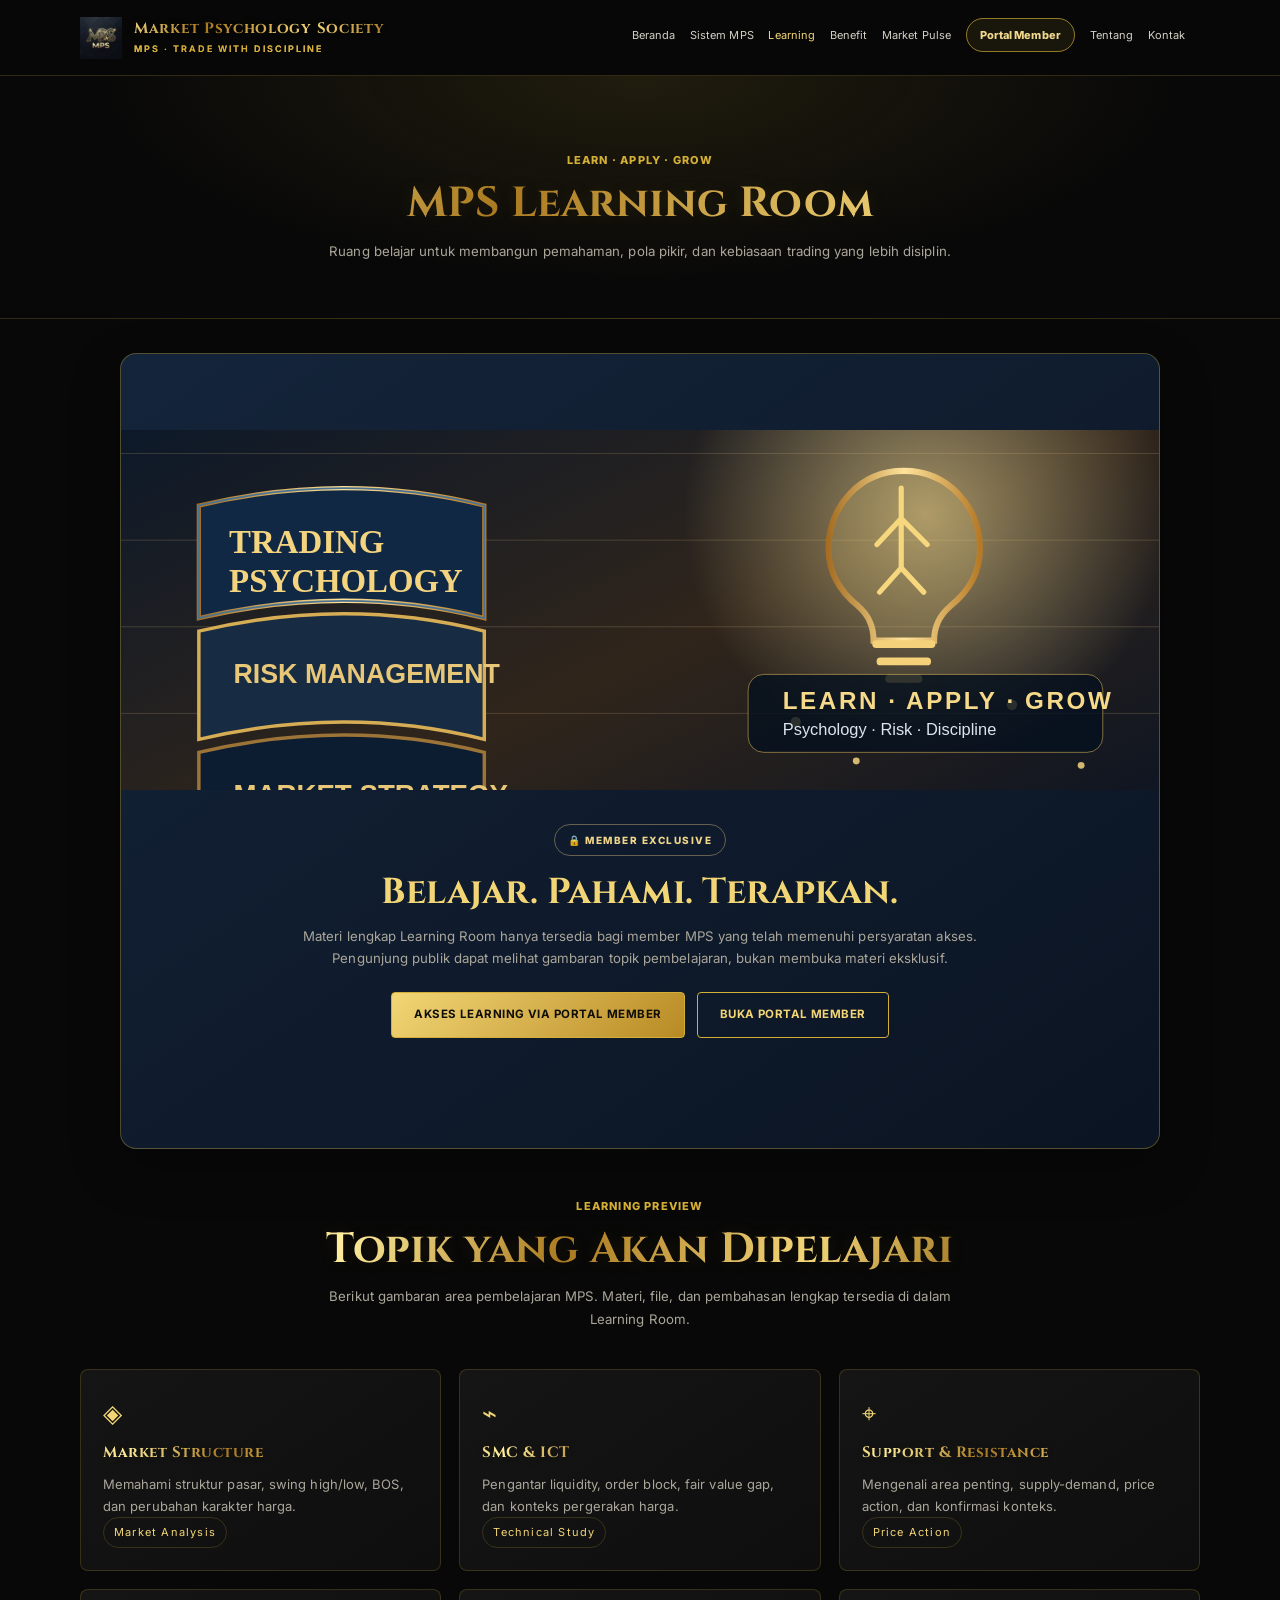
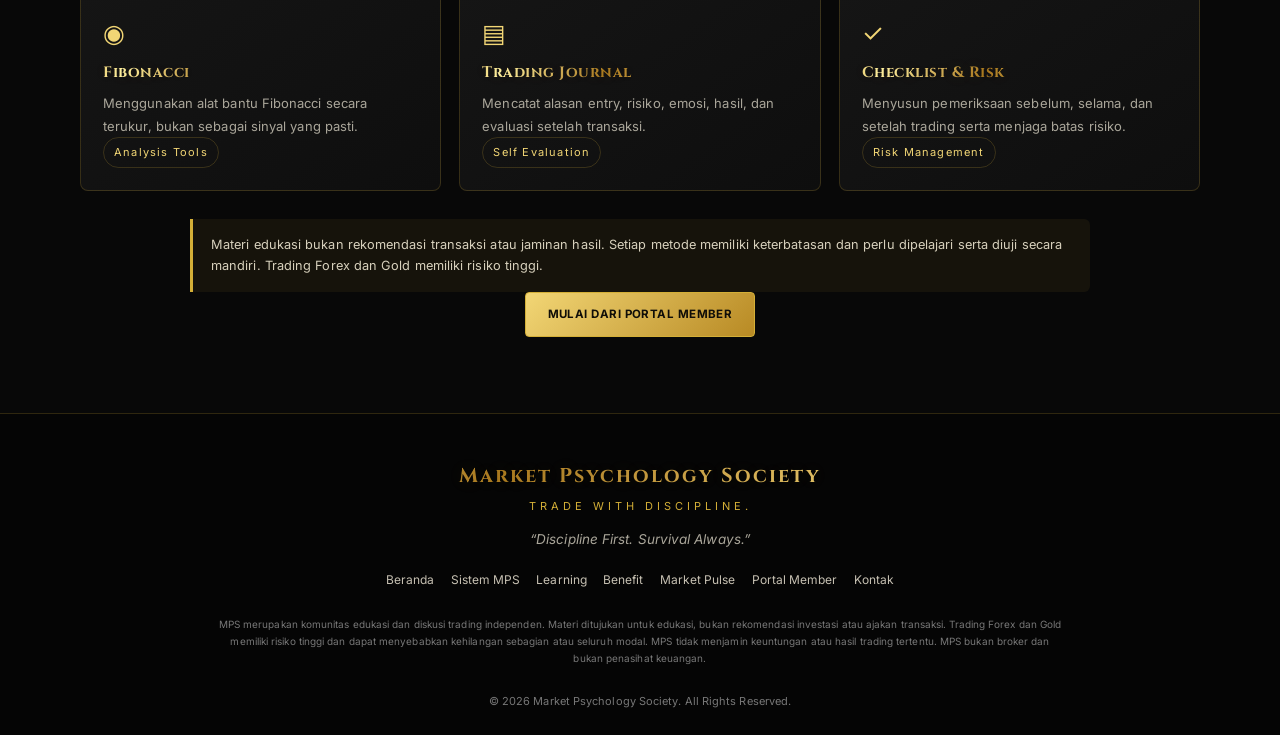
<file: education.html>
<!DOCTYPE html>
<html lang="id">
<head>
  <meta charset="UTF-8">
  <meta name="viewport" content="width=device-width, initial-scale=1">
  <meta name="description" content="Preview Learning Room Market Psychology Society. Materi lengkap tersedia khusus member resmi MPS.">
  <meta name="theme-color" content="#080808">
  <link rel="manifest" href="./manifest.webmanifest">
  <meta name="mobile-web-app-capable" content="yes">
  <meta name="apple-mobile-web-app-capable" content="yes">
  <meta name="apple-mobile-web-app-status-bar-style" content="black-translucent">
  <meta name="apple-mobile-web-app-title" content="MPS">
  <link rel="apple-touch-icon" href="./assets/mps-app-icon-512.png">
  <title>Learning Room | Market Psychology Society</title>
  <link rel="icon" href="assets/favicon.svg?v=20261104-2" type="image/svg+xml">
  <link rel="stylesheet" href="css/style.css?v=mps-cta-shine-fix-20261106">
  <style>
    .learning-hero{width:min(100% - 32px,1040px);margin:34px auto 0;overflow:hidden;border:1px solid rgba(212,175,55,.34);border-radius:16px;background:linear-gradient(145deg,#14243a,#0b1422);box-shadow:0 18px 50px rgba(0,0,0,.3)}
    .learning-hero img{display:block;width:100%;max-height:360px;object-fit:cover}
    .learning-hero-copy{padding:clamp(20px,4vw,34px);text-align:center}
    .learning-tag{display:inline-flex;border:1px solid rgba(231,201,139,.4);border-radius:30px;padding:7px 13px;color:#f0d58a;font-size:10px;font-weight:800;letter-spacing:1.5px}
    .learning-hero-copy h2{font:700 clamp(24px,4vw,36px)/1.2 var(--head);color:var(--gold2);margin:15px 0 10px}
    .learning-hero-copy p{max-width:720px;margin:0 auto;color:var(--muted)}
    .learning-actions{display:flex;justify-content:center;gap:12px;flex-wrap:wrap;margin-top:22px}
    .learning-topics{padding-top:48px}
    .learning-topic{position:relative;min-height:170px}
    .learning-topic .topic-icon{font-size:25px;color:var(--gold2)}
    .learning-topic h3{margin:9px 0}
    .learning-topic p{font-size:13px}
    .learning-lock-note{max-width:900px;margin:28px auto 0}
    @media(max-width:620px){.learning-hero{margin-top:20px}.learning-hero img{max-height:220px}.learning-actions .btn{width:100%}}
  </style>
</head>
<body>
<nav class="navbar" aria-label="Navigasi utama">
  <a href="index.html" class="nav-brand"><img src="assets/logo.svg?v=20261104-2" alt=""><span><strong>Market Psychology Society</strong><small>MPS · TRADE WITH DISCIPLINE</small></span></a>
  <button class="nav-toggle" id="navToggle" aria-label="Buka menu" aria-expanded="false" aria-controls="navLinks">☰</button>
  <ul class="nav-links" id="navLinks">
    <li><a href="index.html">Beranda</a></li>
    <li><a href="system.html">Sistem MPS</a></li>
    <li><a class="active" href="education.html">Learning</a></li>
    <li><a href="membership.html">Benefit</a></li>
    <li><a href="heatmap.html">Market Pulse</a></li>
    <li><a class="nav-join" href="member-portal.html">Portal Member</a></li>
    <li><a href="about.html">Tentang</a></li>
    <li><a href="contact.html">Kontak</a></li>
  
    <li><button class="nav-join pwa-install-btn" id="installMpsApp" type="button" hidden>Install MPS App</button></li>
  </ul>
</nav>
<header class="page-head">
  <div class="eyebrow">LEARN · APPLY · GROW</div>
  <h1>MPS Learning Room</h1>
  <p>Ruang belajar untuk membangun pemahaman, pola pikir, dan kebiasaan trading yang lebih disiplin.</p>
</header>
<section class="learning-hero" aria-labelledby="learningTitle">
  <img src="assets/learning-preview.svg?v=20261106-1" alt="Ilustrasi buku psikologi trading, manajemen risiko, dan cahaya ide untuk Learning Room MPS">
  <div class="learning-hero-copy">
    <span class="learning-tag">🔒 MEMBER EXCLUSIVE</span>
    <h2 id="learningTitle">Belajar. Pahami. Terapkan.</h2>
    <p>Materi lengkap Learning Room hanya tersedia bagi member MPS yang telah memenuhi persyaratan akses. Pengunjung publik dapat melihat gambaran topik pembelajaran, bukan membuka materi eksklusif.</p>
    <div class="learning-actions">
      <a class="btn btn-gold" href="https://script.google.com/macros/s/AKfycbxhIqXGOr9iUy_oqbwu1iCNW0OKbFQ1nkYNR3mwa2O7tjSSuYYlmPvXAm6dyMFO1lUvGQ/exec?page=learning" target="_blank" rel="noopener">Akses Learning via Portal Member</a>
      <a class="btn btn-outline" href="member-portal.html">Buka Portal Member</a>
    </div>
  </div>
</section>
<section class="learning-topics">
  <div class="container">
    <div class="section-head">
      <div class="eyebrow">LEARNING PREVIEW</div>
      <h2>Topik yang Akan Dipelajari</h2>
      <p>Berikut gambaran area pembelajaran MPS. Materi, file, dan pembahasan lengkap tersedia di dalam Learning Room.</p>
    </div>
    <div class="grid grid-3">
      <article class="card learning-topic"><div class="topic-icon">◈</div><h3>Market Structure</h3><p>Memahami struktur pasar, swing high/low, BOS, dan perubahan karakter harga.</p><span class="pill">Market Analysis</span></article>
      <article class="card learning-topic"><div class="topic-icon">⌁</div><h3>SMC &amp; ICT</h3><p>Pengantar liquidity, order block, fair value gap, dan konteks pergerakan harga.</p><span class="pill">Technical Study</span></article>
      <article class="card learning-topic"><div class="topic-icon">⌖</div><h3>Support &amp; Resistance</h3><p>Mengenali area penting, supply-demand, price action, dan konfirmasi konteks.</p><span class="pill">Price Action</span></article>
      <article class="card learning-topic"><div class="topic-icon">◉</div><h3>Fibonacci</h3><p>Menggunakan alat bantu Fibonacci secara terukur, bukan sebagai sinyal yang pasti.</p><span class="pill">Analysis Tools</span></article>
      <article class="card learning-topic"><div class="topic-icon">▤</div><h3>Trading Journal</h3><p>Mencatat alasan entry, risiko, emosi, hasil, dan evaluasi setelah transaksi.</p><span class="pill">Self Evaluation</span></article>
      <article class="card learning-topic"><div class="topic-icon">✓</div><h3>Checklist &amp; Risk</h3><p>Menyusun pemeriksaan sebelum, selama, dan setelah trading serta menjaga batas risiko.</p><span class="pill">Risk Management</span></article>
    </div>
    <div class="notice learning-lock-note">Materi edukasi bukan rekomendasi transaksi atau jaminan hasil. Setiap metode memiliki keterbatasan dan perlu dipelajari serta diuji secara mandiri. Trading Forex dan Gold memiliki risiko tinggi.</div>
    <div class="text-center"><a href="member-portal.html" class="btn btn-gold">Mulai dari Portal Member</a></div>
  </div>
</section>
<footer class="footer">
  <div class="footer-brand" data-brand="name">Market Psychology Society</div>
  <div class="footer-tag" data-brand="tagline">DISCIPLINE OVER IMPULSE · EDUCATION ONLY</div>
  <div class="footer-quote">“Discipline First. Survival Always.”</div>
  <div class="footer-links"><a href="index.html">Beranda</a><a href="system.html">Sistem MPS</a><a href="education.html">Learning</a><a href="membership.html">Benefit</a><a href="heatmap.html">Market Pulse</a><a href="member-portal.html">Portal Member</a><a href="contact.html">Kontak</a></div>
  <p class="footer-disclaimer">MPS merupakan komunitas edukasi dan diskusi trading independen. Materi ditujukan untuk edukasi, bukan rekomendasi investasi atau ajakan transaksi. Trading Forex dan Gold memiliki risiko tinggi dan dapat menyebabkan kehilangan sebagian atau seluruh modal. MPS tidak menjamin keuntungan atau hasil trading tertentu. MPS bukan broker dan bukan penasihat keuangan.</p>
  <div class="footer-copy" id="year">© 2026 Market Psychology Society. All Rights Reserved.</div>
</footer>
<script src="config.js"></script>
<script src="js/main.js"></script>

<script>
(()=>{
  const btn=document.getElementById('installMpsApp');
  const isStandalone=()=>window.matchMedia('(display-mode: standalone)').matches||window.navigator.standalone===true;
  if(!('serviceWorker' in navigator))return;
  window.addEventListener('load',()=>navigator.serviceWorker.register('./sw.js',{scope:'./'}).catch(()=>{}));
  if(!btn||isStandalone())return;
  let installPrompt=null;
  const ua=navigator.userAgent||'';
  const isAppleMobile=/iPhone|iPad|iPod/i.test(ua)||(navigator.platform==='MacIntel'&&navigator.maxTouchPoints>1);
  if(isAppleMobile){btn.hidden=false;btn.addEventListener('click',()=>alert('Untuk memasang MPS di iPhone/iPad:\n1. Buka MPS melalui Safari.\n2. Tekan tombol Share/Bagikan.\n3. Pilih “Add to Home Screen” / “Tambahkan ke Layar Utama”.\n4. Tekan Add / Tambahkan.'));}
  window.addEventListener('beforeinstallprompt',event=>{event.preventDefault();installPrompt=event;btn.hidden=false;});
  btn.addEventListener('click',async()=>{
    if(isAppleMobile)return;
    if(!installPrompt){alert('Jika opsi instalasi belum muncul, buka menu browser lalu pilih “Install app” atau “Tambahkan ke layar utama”.');return;}
    installPrompt.prompt();
    try{const choice=await installPrompt.userChoice;if(choice&&choice.outcome==='accepted')btn.hidden=true;}catch(_){}
    installPrompt=null;
  });
  window.addEventListener('appinstalled',()=>{btn.hidden=true;installPrompt=null;});
})();
</script>
</body>
</html>
</file>
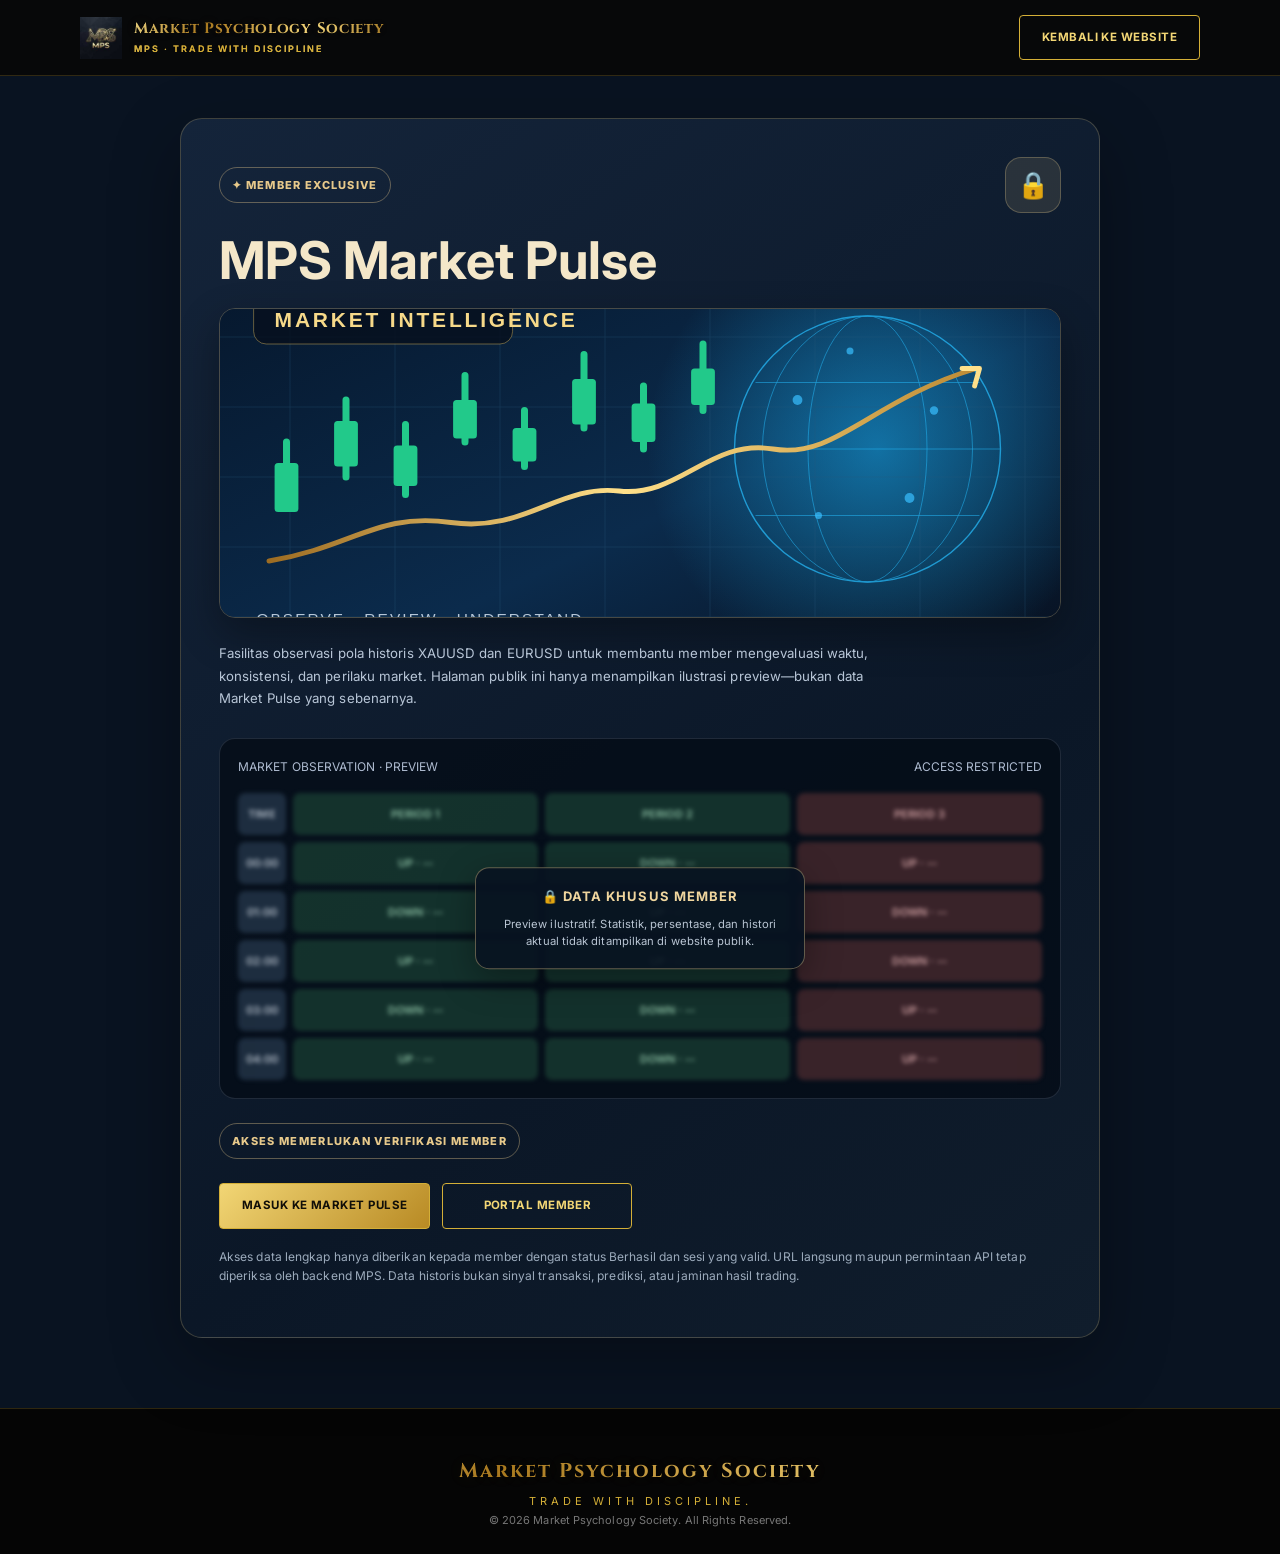
<file: heatmap.html>
<!DOCTYPE html>
<html lang="id">
<head>
  <meta charset="UTF-8">
  <meta name="viewport" content="width=device-width, initial-scale=1, viewport-fit=cover">
  <meta name="description" content="Preview MPS Market Pulse. Akses data lengkap hanya untuk member resmi Market Psychology Society.">
  <meta name="theme-color" content="#091321">
  <link rel="manifest" href="./manifest.webmanifest">
  <meta name="mobile-web-app-capable" content="yes">
  <meta name="apple-mobile-web-app-capable" content="yes">
  <meta name="apple-mobile-web-app-status-bar-style" content="black-translucent">
  <meta name="apple-mobile-web-app-title" content="MPS">
  <link rel="apple-touch-icon" href="./assets/mps-app-icon-512.png">
  <meta name="robots" content="index,follow">
  <title>Market Pulse · Member Only | MPS</title>
  <link rel="icon" href="assets/favicon.svg?v=20261104-2" type="image/svg+xml">
  <link rel="stylesheet" href="css/style.css?v=mps-cta-shine-fix-20261106">
  <style>
    :root{color-scheme:dark}
    body{background:#091321;color:#edf2f8}
    .pulse-preview-wrap{width:min(100% - 32px,920px);margin:42px auto 70px}
    .pulse-preview-card{position:relative;overflow:hidden;border:1px solid rgba(220,190,125,.25);border-radius:22px;background:linear-gradient(145deg,#14243a,#0b1727 65%,#101d2c);padding:clamp(20px,4vw,38px);box-shadow:0 24px 70px rgba(0,0,0,.3)}
    .pulse-preview-top{display:flex;justify-content:space-between;align-items:center;gap:12px;flex-wrap:wrap}
    .pulse-tag{display:inline-flex;align-items:center;gap:7px;padding:8px 12px;border:1px solid rgba(231,201,139,.38);border-radius:99px;color:#e7c98b;font-size:11px;font-weight:800;letter-spacing:.12em}
    .pulse-lock{display:grid;place-items:center;width:56px;height:56px;border-radius:16px;background:rgba(231,201,139,.12);border:1px solid rgba(231,201,139,.28);font-size:26px}
    .pulse-preview-card h1{font-size:clamp(30px,6vw,52px);line-height:1.06;margin:20px 0 12px;color:#f4e7c9}
    .pulse-preview-card .lead{max-width:650px;color:#b8c6d7;line-height:1.7}
    .chart-window{position:relative;margin:28px 0 24px;padding:18px;border-radius:16px;background:rgba(4,12,22,.78);border:1px solid rgba(154,174,199,.18);overflow:hidden}
    .chart-head{display:flex;justify-content:space-between;gap:12px;color:#aebbd0;font-size:12px;margin-bottom:16px}
    .chart-grid{display:grid;grid-template-columns:48px repeat(3,minmax(0,1fr));gap:7px;filter:blur(2.2px);opacity:.78;user-select:none;pointer-events:none}
    .chart-grid span{min-height:42px;border-radius:7px;background:#24364a;display:grid;place-items:center;color:#c8d3df;font-size:11px;font-weight:700}
    .chart-grid span:nth-child(4n+2),.chart-grid span:nth-child(4n+3){background:#183c32;color:#9bd7b4}
    .chart-grid span:nth-child(4n+4){background:#48292e;color:#efb4b4}
    .chart-overlay{position:absolute;inset:50% auto auto 50%;transform:translate(-50%,-50%);display:flex;flex-direction:column;align-items:center;gap:8px;width:min(90%,330px);padding:18px;border:1px solid rgba(231,201,139,.4);border-radius:14px;background:rgba(8,19,33,.92);text-align:center;box-shadow:0 10px 35px rgba(0,0,0,.35)}
    .chart-overlay strong{color:#f0d69e;letter-spacing:.08em;font-size:13px}
    .chart-overlay small{color:#b9c5d3;line-height:1.5}
    .pulse-actions{display:flex;flex-wrap:wrap;gap:12px;margin-top:24px}
    .pulse-actions a{min-width:190px;text-align:center}
    .pulse-note{font-size:12px;line-height:1.65;color:#9cabbc;margin-top:18px}
    @media(max-width:560px){.pulse-preview-wrap{margin:22px auto 44px}.chart-window{padding:12px}.chart-grid{grid-template-columns:35px repeat(3,minmax(0,1fr));gap:5px}.chart-grid span{min-height:34px;font-size:9px}.pulse-actions a{width:100%}}
  </style>
</head>
<body>
<nav class="navbar" aria-label="Navigasi utama">
  <a href="index.html" class="nav-brand"><img src="assets/logo.svg?v=20261104-2" alt=""><span><strong>Market Psychology Society</strong><small>MPS · TRADE WITH DISCIPLINE</small></span></a>
  <a class="btn btn-outline" href="index.html">Kembali ke Website</a>
  <button class="btn btn-outline pwa-install-btn" id="installMpsApp" type="button" hidden>Install MPS App</button>
</nav>
<main class="pulse-preview-wrap">
  <section class="pulse-preview-card" aria-labelledby="pulseTitle">
    <div class="pulse-preview-top"><span class="pulse-tag">✦ MEMBER EXCLUSIVE</span><span class="pulse-lock" aria-hidden="true">🔒</span></div>
    <h1 id="pulseTitle">MPS Market Pulse</h1>
    <img src="assets/market-pulse-preview.svg?v=20261106-1" alt="Ilustrasi Market Pulse MPS: grafik candlestick dan globe digital, bukan data pasar aktual" loading="lazy" style="display:block;width:100%;max-height:310px;object-fit:cover;border:1px solid rgba(220,190,125,.28);border-radius:16px;margin:20px 0 24px;box-shadow:0 16px 42px rgba(0,0,0,.32)">
    <p class="lead">Fasilitas observasi pola historis XAUUSD dan EURUSD untuk membantu member mengevaluasi waktu, konsistensi, dan perilaku market. Halaman publik ini hanya menampilkan ilustrasi preview—bukan data Market Pulse yang sebenarnya.</p>
    <div class="chart-window" aria-label="Ilustrasi preview terkunci, bukan data pasar">
      <div class="chart-head"><span>MARKET OBSERVATION · PREVIEW</span><span>ACCESS RESTRICTED</span></div>
      <div class="chart-grid" aria-hidden="true">
        <span>TIME</span><span>PERIOD 1</span><span>PERIOD 2</span><span>PERIOD 3</span>
        <span>00:00</span><span>UP · --</span><span>DOWN · --</span><span>UP · --</span>
        <span>01:00</span><span>DOWN · --</span><span>UP · --</span><span>DOWN · --</span>
        <span>02:00</span><span>UP · --</span><span>UP · --</span><span>DOWN · --</span>
        <span>03:00</span><span>DOWN · --</span><span>DOWN · --</span><span>UP · --</span>
        <span>04:00</span><span>UP · --</span><span>DOWN · --</span><span>UP · --</span>
      </div>
      <div class="chart-overlay"><strong>🔒 DATA KHUSUS MEMBER</strong><small>Preview ilustratif. Statistik, persentase, dan histori aktual tidak ditampilkan di website publik.</small></div>
    </div>
    <div class="pulse-tag">AKSES MEMERLUKAN VERIFIKASI MEMBER</div>
    <div class="pulse-actions">
      <a class="btn btn-gold" href="https://script.google.com/macros/s/AKfycbxhIqXGOr9iUy_oqbwu1iCNW0OKbFQ1nkYNR3mwa2O7tjSSuYYlmPvXAm6dyMFO1lUvGQ/exec?page=pulse" target="_blank" rel="noopener">Masuk ke Market Pulse</a>
      <a class="btn btn-outline" href="member-portal.html">Portal Member</a>
    </div>
    <p class="pulse-note">Akses data lengkap hanya diberikan kepada member dengan status Berhasil dan sesi yang valid. URL langsung maupun permintaan API tetap diperiksa oleh backend MPS. Data historis bukan sinyal transaksi, prediksi, atau jaminan hasil trading.</p>
  </section>
</main>
<footer class="footer"><div class="footer-brand">Market Psychology Society</div><div class="footer-tag">TRADE WITH DISCIPLINE.</div><div class="footer-copy">© 2026 Market Psychology Society. All Rights Reserved.</div></footer>

<script>
(()=>{
  const btn=document.getElementById('installMpsApp');
  const isStandalone=()=>window.matchMedia('(display-mode: standalone)').matches||window.navigator.standalone===true;
  if(!('serviceWorker' in navigator))return;
  window.addEventListener('load',()=>navigator.serviceWorker.register('./sw.js',{scope:'./'}).catch(()=>{}));
  if(!btn||isStandalone())return;
  let installPrompt=null;
  const ua=navigator.userAgent||'';
  const isAppleMobile=/iPhone|iPad|iPod/i.test(ua)||(navigator.platform==='MacIntel'&&navigator.maxTouchPoints>1);
  if(isAppleMobile){btn.hidden=false;btn.addEventListener('click',()=>alert('Untuk memasang MPS di iPhone/iPad:\n1. Buka MPS melalui Safari.\n2. Tekan tombol Share/Bagikan.\n3. Pilih “Add to Home Screen” / “Tambahkan ke Layar Utama”.\n4. Tekan Add / Tambahkan.'));}
  window.addEventListener('beforeinstallprompt',event=>{event.preventDefault();installPrompt=event;btn.hidden=false;});
  btn.addEventListener('click',async()=>{
    if(isAppleMobile)return;
    if(!installPrompt){alert('Jika opsi instalasi belum muncul, buka menu browser lalu pilih “Install app” atau “Tambahkan ke layar utama”.');return;}
    installPrompt.prompt();
    try{const choice=await installPrompt.userChoice;if(choice&&choice.outcome==='accepted')btn.hidden=true;}catch(_){}
    installPrompt=null;
  });
  window.addEventListener('appinstalled',()=>{btn.hidden=true;installPrompt=null;});
})();
</script>
</body>
</html>
</file>
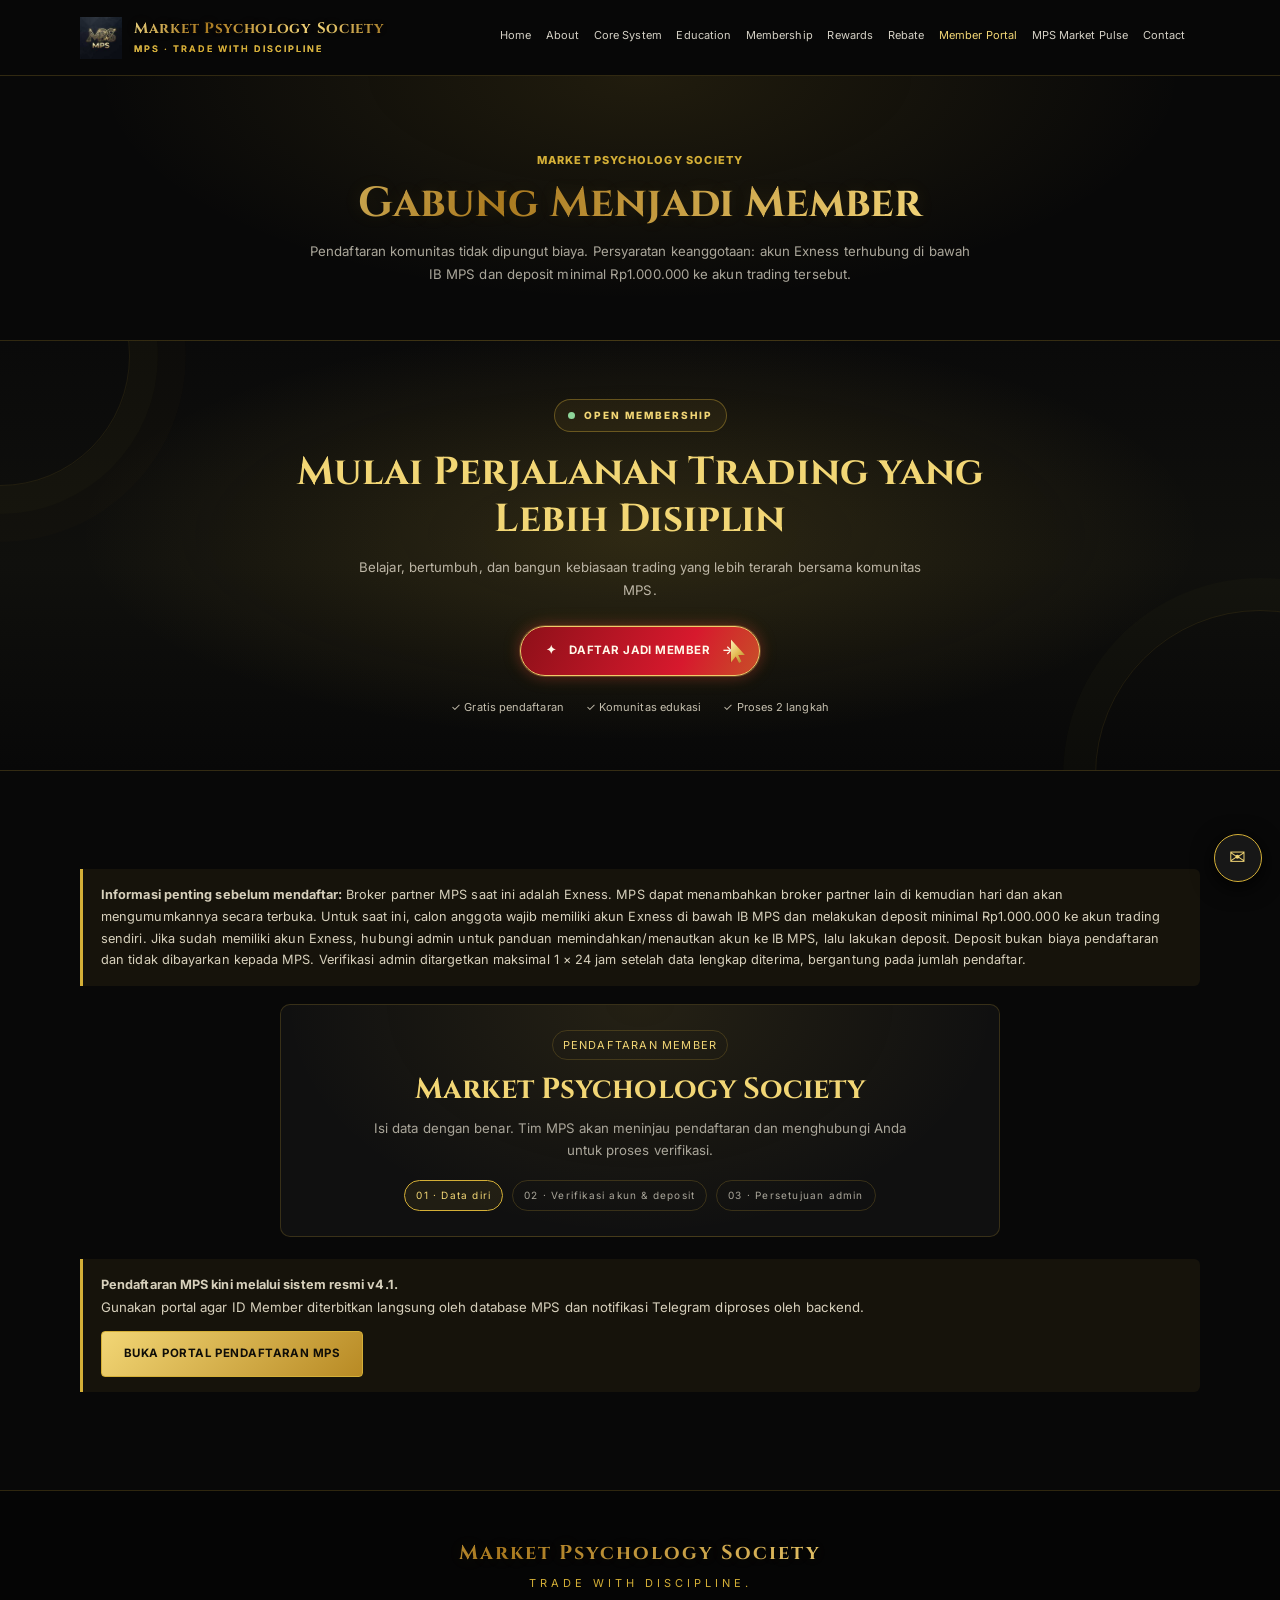
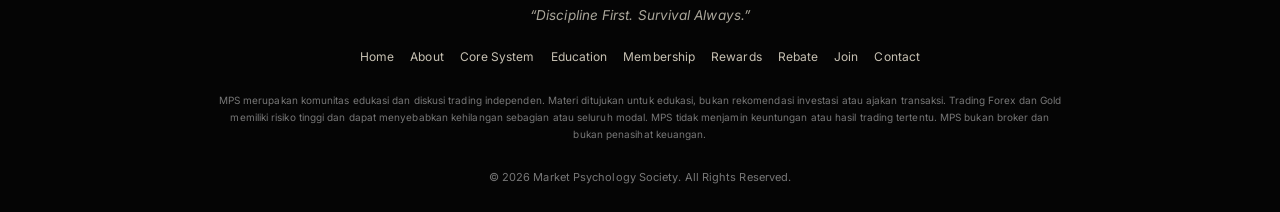
<file: join.html>
<!DOCTYPE html>
<html lang="id">
<head>
  <meta charset="UTF-8">
  <meta name="viewport" content="width=device-width, initial-scale=1">
  <meta name="description" content="Formulir pendaftaran keanggotaan komunitas Market Psychology Society.">
  <meta name="theme-color" content="#080808">
  <title>Join MPS | Market Psychology Society</title>
  <link rel="icon" href="assets/favicon.svg?v=20261104-2" type="image/svg+xml">
  <link rel="stylesheet" href="css/style.css?v=mps-cta-shine-fix-20261106">

  <link rel="manifest" href="./manifest.webmanifest">
  <meta name="mobile-web-app-capable" content="yes">
  <meta name="apple-mobile-web-app-capable" content="yes">
  <meta name="apple-mobile-web-app-status-bar-style" content="black-translucent">
  <meta name="apple-mobile-web-app-title" content="MPS">
  <link rel="apple-touch-icon" href="./assets/mps-app-icon-512.png">
</head>
<body>
<nav class="navbar" aria-label="Navigasi utama">
  <a href="index.html" class="nav-brand"><img src="assets/logo.svg?v=20261104-2" alt=""><span><strong>Market Psychology Society</strong><small>MPS · TRADE WITH DISCIPLINE</small></span></a>
  <button class="nav-toggle" id="navToggle" aria-label="Buka menu" aria-expanded="false" aria-controls="navLinks">☰</button>
  <ul class="nav-links" id="navLinks"><li><a href="index.html">Home</a></li><li><a href="about.html">About</a></li><li><a href="system.html">Core System</a></li><li><a href="education.html">Education</a></li><li><a href="membership.html">Membership</a></li><li><a href="rewards.html">Rewards</a></li><li><a href="rebate.html">Rebate</a></li><li><a class="active" aria-current="page" href="member-portal.html">Member Portal</a></li><li><a href="heatmap.html">MPS Market Pulse</a></li><li><a href="contact.html">Contact</a></li>
    <li><button class="nav-join pwa-install-btn" id="installMpsApp" type="button" hidden>Install MPS App</button></li>
  </ul>
</nav>
<header class="page-head"><div class="eyebrow">MARKET PSYCHOLOGY SOCIETY</div><h1>Gabung Menjadi Member</h1><p>Pendaftaran komunitas tidak dipungut biaya. Persyaratan keanggotaan: akun Exness terhubung di bawah IB MPS dan deposit minimal Rp1.000.000 ke akun trading tersebut.</p></header>
<section class="join-spotlight" aria-label="Ajakan bergabung dengan MPS">
  <div class="join-orbit join-orbit-one"></div><div class="join-orbit join-orbit-two"></div>
  <div class="join-spotlight-inner">
    <span class="join-live"><span></span> OPEN MEMBERSHIP</span>
    <h2>Mulai Perjalanan Trading yang Lebih Disiplin</h2>
    <p>Belajar, bertumbuh, dan bangun kebiasaan trading yang lebih terarah bersama komunitas MPS.</p>
    <a class="btn btn-gold join-cta" href="member-portal.html"><span>✦</span> DAFTAR JADI MEMBER <span class="join-cta-arrow">→</span></a>
    <div class="join-perks"><span>✓ Gratis pendaftaran</span><span>✓ Komunitas edukasi</span><span>✓ Proses 2 langkah</span></div>
  </div>
</section>
<section><div class="container"><div class="notice" style="margin-bottom:18px"><strong>Informasi penting sebelum mendaftar:</strong> Broker partner MPS saat ini adalah Exness. MPS dapat menambahkan broker partner lain di kemudian hari dan akan mengumumkannya secara terbuka. Untuk saat ini, calon anggota wajib memiliki akun Exness di bawah IB MPS dan melakukan deposit minimal Rp1.000.000 ke akun trading sendiri. Jika sudah memiliki akun Exness, hubungi admin untuk panduan memindahkan/menautkan akun ke IB MPS, lalu lakukan deposit. Deposit bukan biaya pendaftaran dan tidak dibayarkan kepada MPS. Verifikasi admin ditargetkan maksimal 1 × 24 jam setelah data lengkap diterima, bergantung pada jumlah pendaftar.</div><div class="form-intro"><span class="pill">PENDAFTARAN MEMBER</span><h2>Market Psychology Society</h2><p>Isi data dengan benar. Tim MPS akan meninjau pendaftaran dan menghubungi Anda untuk proses verifikasi.</p><div class="form-steps"><span class="active">01 · Data diri</span><span>02 · Verifikasi akun &amp; deposit</span><span>03 · Persetujuan admin</span></div></div><form class="form-card" id="joinForm">
<div class="field"><label for="nickname">Nama panggilan *</label><input id="nickname" name="nickname" required maxlength="60" autocomplete="nickname"></div>
<div class="field"><label for="telegram">Username Telegram *</label><input id="telegram" name="telegram" required placeholder="@username" maxlength="33"></div>
<div class="field"><label for="country">Negara *</label><input id="country" name="country" required value="Indonesia" maxlength="60"></div>
<div class="field"><label for="goal">Tujuan bergabung *</label><select id="goal" name="goal" required><option value="">Pilih salah satu</option><option>Belajar money management</option><option>Mengembangkan psikologi trading</option><option>Membangun disiplin dan jurnal</option><option>Belajar materi teknikal pendukung</option><option>Bergabung dengan komunitas</option></select></div>
<div class="field"><label for="note">Catatan (opsional)</label><textarea id="note" name="note" maxlength="500" placeholder="Ceritakan singkat tentang dirimu..."></textarea></div>
<label class="checkline">
  <input type="checkbox" name="agreement" value="yes" required>
  <span>
    Saya memahami bahwa pendaftaran MPS tidak dipungut biaya, tetapi persyaratan keanggotaan mencakup akun Exness di bawah IB MPS dan deposit minimal Rp1.000.000 ke akun trading saya. Saya bersedia menjalani verifikasi akun oleh admin. Saya memahami bahwa MPS adalah komunitas edukasi, bukan penyedia sinyal, dan tidak menjanjikan keuntungan. Saya menyetujui penggunaan informasi untuk proses pendaftaran serta telah membaca
    <a href="terms.html" target="_blank">Syarat & Ketentuan</a>
    dan
    <a href="privacy.html" target="_blank">Kebijakan Privasi</a>.
  </span>
</label>
<button class="btn btn-gold mt-3" type="submit">Kirim Pendaftaran</button>
<div id="formMessage" class="form-message" role="status" aria-live="polite"></div>
<pre id="registrationSummary" class="notice" hidden style="white-space:pre-wrap"></pre>
<div class="hero-btns"><button id="copySummary" class="btn btn-outline" type="button" hidden>Salin Ringkasan</button><button id="openTelegram" class="btn btn-outline" type="button" hidden>Buka Telegram MPS</button></div>
<p class="muted" style="font-size:11px">Ini adalah Step 1 pendaftaran. Broker partner MPS saat ini adalah Exness. Untuk menjadi anggota, akun wajib terhubung di bawah IB MPS dan memiliki deposit minimal Rp1.000.000. Jika sudah memiliki akun Exness, pindahkan/tautkan akun ke IB MPS terlebih dahulu melalui panduan admin, lalu lakukan deposit. Setelah itu lanjutkan ke Step 2 untuk mengirim nomor login MT5, jenis akun, serta informasi dan bukti deposit setelah akun terhubung. Deposit bukan biaya keanggotaan dan tidak dibayarkan kepada MPS. MPS tidak meminta akses masuk ke akun trading, password, atau OTP.</p>
<div id="step2Next" class="notice mt-3" hidden>
  <strong>Step 1 selesai.</strong>
  <p>Lanjutkan ke Step 2 untuk menyelesaikan proses pendaftaran dan verifikasi member MPS.</p>
  <a class="btn btn-gold" href="deposit-confirmation.html">Lanjut Step 2 – Konfirmasi Deposit &amp; MT5</a>
</div>
</form></div></section>
<footer class="footer">
  <div class="footer-brand" data-brand="name">Market Psychology Society</div>
  <div class="footer-tag" data-brand="tagline">TRADE WITH DISCIPLINE.</div>
  <div class="footer-quote">“Discipline First. Survival Always.”</div>
  <div class="footer-links"><a href="index.html">Home</a><a href="about.html">About</a><a href="system.html">Core System</a><a href="education.html">Education</a><a href="membership.html">Membership</a><a href="rewards.html">Rewards</a><a href="rebate.html">Rebate</a><a href="member-portal.html">Join</a><a href="contact.html">Contact</a></div>
  <p class="footer-disclaimer">MPS merupakan komunitas edukasi dan diskusi trading independen. Materi ditujukan untuk edukasi, bukan rekomendasi investasi atau ajakan transaksi. Trading Forex dan Gold memiliki risiko tinggi dan dapat menyebabkan kehilangan sebagian atau seluruh modal. MPS tidak menjamin keuntungan atau hasil trading tertentu. MPS bukan broker dan bukan penasihat keuangan.</p>
  <div class="footer-copy" id="year">© 2026 Market Psychology Society. All Rights Reserved.</div>
</footer>
<div class="float-chat"><a href="mailto:ndhisolasi.music@gmail.com?subject=Pertanyaan%20untuk%20Admin%20MPS" aria-label="Hubungi MPS melalui Email">✉</a></div>
<script src="config.js"></script>
<script src="js/main.js"></script>
<script src="js/join.js"></script>

<script>
(()=>{const btn=document.getElementById('installMpsApp');const standalone=()=>matchMedia('(display-mode: standalone)').matches||navigator.standalone===true;if('serviceWorker'in navigator)window.addEventListener('load',()=>navigator.serviceWorker.register('./sw.js',{scope:'./'}).catch(()=>{}));if(!btn||standalone())return;let promptEvent=null;const ua=navigator.userAgent||'',apple=/iPhone|iPad|iPod/i.test(ua)||(navigator.platform==='MacIntel'&&navigator.maxTouchPoints>1);if(apple){btn.hidden=false;btn.addEventListener('click',()=>alert('Untuk memasang MPS di iPhone/iPad:\\n1. Buka MPS melalui Safari.\\n2. Tekan Share/Bagikan.\\n3. Pilih Add to Home Screen/Tambahkan ke Layar Utama.\\n4. Tekan Add/Tambahkan.'));}window.addEventListener('beforeinstallprompt',e=>{e.preventDefault();promptEvent=e;btn.hidden=false;});btn.addEventListener('click',async()=>{if(apple)return;if(!promptEvent){alert('Buka menu browser lalu pilih Install app atau Tambahkan ke layar utama jika opsi tersedia.');return;}promptEvent.prompt();try{const choice=await promptEvent.userChoice;if(choice&&choice.outcome==='accepted')btn.hidden=true;}catch(_){}promptEvent=null;});window.addEventListener('appinstalled',()=>{btn.hidden=true;promptEvent=null;});})();
</script>
</body></html>
</file>
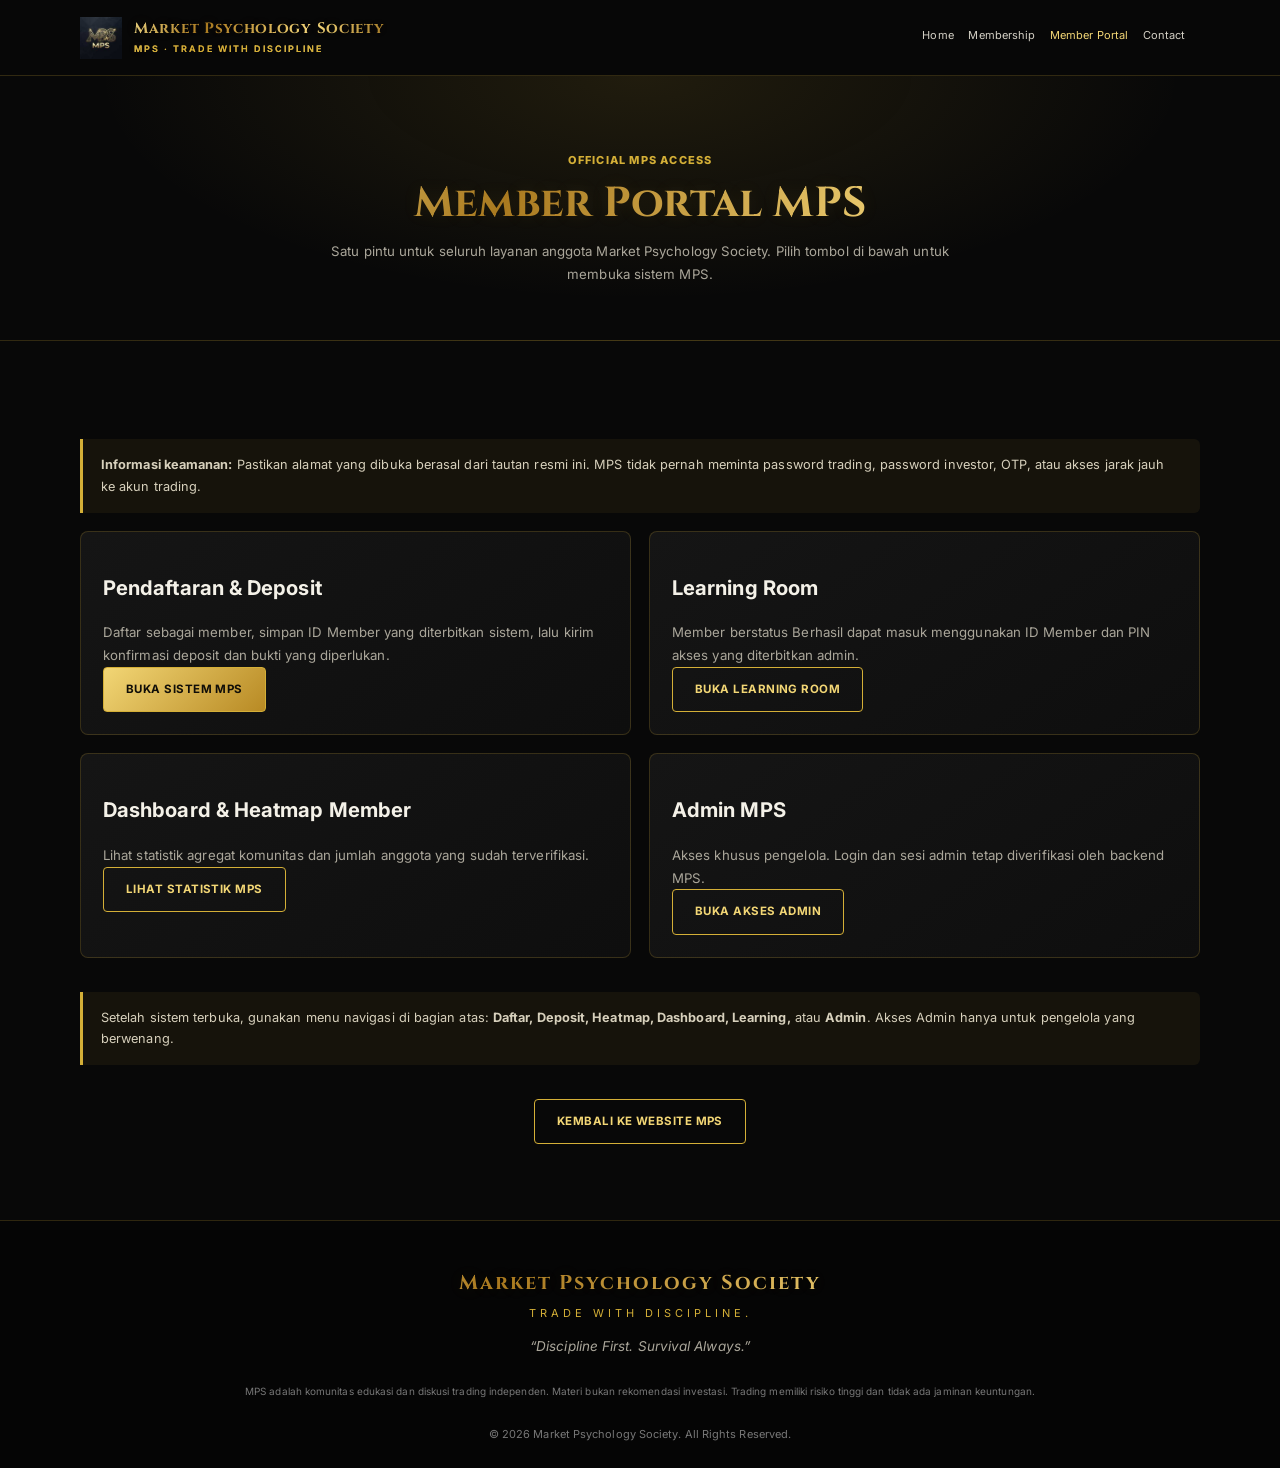
<file: member-portal.html>
<!DOCTYPE html>
<html lang="id">
<head>
  <meta charset="UTF-8">
  <meta name="viewport" content="width=device-width, initial-scale=1">
  <meta name="description" content="Portal resmi anggota Market Psychology Society untuk pendaftaran, deposit, dashboard, learning, dan administrasi.">
  <meta name="theme-color" content="#080808">
  <link rel="manifest" href="./manifest.webmanifest">
  <meta name="mobile-web-app-capable" content="yes">
  <meta name="apple-mobile-web-app-capable" content="yes">
  <meta name="apple-mobile-web-app-status-bar-style" content="black-translucent">
  <meta name="apple-mobile-web-app-title" content="MPS">
  <link rel="apple-touch-icon" href="./assets/mps-app-icon-512.png">
  <title>Member Portal | Market Psychology Society</title>
  <link rel="icon" href="assets/favicon.svg?v=20261104-2" type="image/svg+xml">
  <link rel="stylesheet" href="css/style.css?v=mps-cta-shine-fix-20261106">
</head>
<body>
<nav class="navbar" aria-label="Navigasi utama">
  <a href="index.html" class="nav-brand"><img src="assets/logo.svg?v=20261104-2" alt=""><span><strong>Market Psychology Society</strong><small>MPS · TRADE WITH DISCIPLINE</small></span></a>
  <button class="nav-toggle" id="navToggle" aria-label="Buka menu" aria-expanded="false" aria-controls="navLinks">☰</button>
  <ul class="nav-links" id="navLinks">
    <li><a href="index.html">Home</a></li>
    <li><a href="membership.html">Membership</a></li>
    <li><a class="active" aria-current="page" href="member-portal.html">Member Portal</a></li>
    <li><a href="contact.html">Contact</a></li>
  
    <li><button class="nav-join pwa-install-btn" id="installMpsApp" type="button" hidden>Install MPS App</button></li>
  </ul>
</nav>
<header class="page-head">
  <div class="eyebrow">OFFICIAL MPS ACCESS</div>
  <h1>Member Portal MPS</h1>
  <p>Satu pintu untuk seluruh layanan anggota Market Psychology Society. Pilih tombol di bawah untuk membuka sistem MPS.</p>
</header>
<section><div class="container">
  <div class="notice" style="margin-bottom:18px"><strong>Informasi keamanan:</strong> Pastikan alamat yang dibuka berasal dari tautan resmi ini. MPS tidak pernah meminta password trading, password investor, OTP, atau akses jarak jauh ke akun trading.</div>
  <div class="grid grid-2">
    <article class="card">
      <h2>Pendaftaran &amp; Deposit</h2>
      <p>Daftar sebagai member, simpan ID Member yang diterbitkan sistem, lalu kirim konfirmasi deposit dan bukti yang diperlukan.</p>
      <a class="btn btn-gold" href="https://script.google.com/macros/s/AKfycbxhIqXGOr9iUy_oqbwu1iCNW0OKbFQ1nkYNR3mwa2O7tjSSuYYlmPvXAm6dyMFO1lUvGQ/exec" target="_blank" rel="noopener">Buka Sistem MPS</a>
    </article>
    <article class="card">
      <h2>Learning Room</h2>
      <p>Member berstatus Berhasil dapat masuk menggunakan ID Member dan PIN akses yang diterbitkan admin.</p>
      <a class="btn btn-outline" href="https://script.google.com/macros/s/AKfycbxhIqXGOr9iUy_oqbwu1iCNW0OKbFQ1nkYNR3mwa2O7tjSSuYYlmPvXAm6dyMFO1lUvGQ/exec" target="_blank" rel="noopener">Buka Learning Room</a>
    </article>
    <article class="card">
      <h2>Dashboard &amp; Heatmap Member</h2>
      <p>Lihat statistik agregat komunitas dan jumlah anggota yang sudah terverifikasi.</p>
      <a class="btn btn-outline" href="https://script.google.com/macros/s/AKfycbxhIqXGOr9iUy_oqbwu1iCNW0OKbFQ1nkYNR3mwa2O7tjSSuYYlmPvXAm6dyMFO1lUvGQ/exec" target="_blank" rel="noopener">Lihat Statistik MPS</a>
    </article>
    <article class="card">
      <h2>Admin MPS</h2>
      <p>Akses khusus pengelola. Login dan sesi admin tetap diverifikasi oleh backend MPS.</p>
      <a class="btn btn-outline" href="https://script.google.com/macros/s/AKfycbxhIqXGOr9iUy_oqbwu1iCNW0OKbFQ1nkYNR3mwa2O7tjSSuYYlmPvXAm6dyMFO1lUvGQ/exec" target="_blank" rel="noopener">Buka Akses Admin</a>
    </article>
  </div>
  <div class="notice mt-4">Setelah sistem terbuka, gunakan menu navigasi di bagian atas: <strong>Daftar, Deposit, Heatmap, Dashboard, Learning,</strong> atau <strong>Admin</strong>. Akses Admin hanya untuk pengelola yang berwenang.</div>
  <div class="text-center mt-4"><a href="index.html" class="btn btn-outline">Kembali ke Website MPS</a></div>
</div></section>
<footer class="footer">
  <div class="footer-brand" data-brand="name">Market Psychology Society</div>
  <div class="footer-tag" data-brand="tagline">TRADE WITH DISCIPLINE.</div>
  <div class="footer-quote">“Discipline First. Survival Always.”</div>
  <p class="footer-disclaimer">MPS adalah komunitas edukasi dan diskusi trading independen. Materi bukan rekomendasi investasi. Trading memiliki risiko tinggi dan tidak ada jaminan keuntungan.</p>
  <div class="footer-copy" id="year">© 2026 Market Psychology Society. All Rights Reserved.</div>
</footer>
<script src="config.js"></script><script src="js/main.js"></script>

<script>
(()=>{
  const btn=document.getElementById('installMpsApp');
  const isStandalone=()=>window.matchMedia('(display-mode: standalone)').matches||window.navigator.standalone===true;
  if(!('serviceWorker' in navigator))return;
  window.addEventListener('load',()=>navigator.serviceWorker.register('./sw.js',{scope:'./'}).catch(()=>{}));
  if(!btn||isStandalone())return;
  let installPrompt=null;
  const ua=navigator.userAgent||'';
  const isAppleMobile=/iPhone|iPad|iPod/i.test(ua)||(navigator.platform==='MacIntel'&&navigator.maxTouchPoints>1);
  if(isAppleMobile){btn.hidden=false;btn.addEventListener('click',()=>alert('Untuk memasang MPS di iPhone/iPad:\n1. Buka MPS melalui Safari.\n2. Tekan tombol Share/Bagikan.\n3. Pilih “Add to Home Screen” / “Tambahkan ke Layar Utama”.\n4. Tekan Add / Tambahkan.'));}
  window.addEventListener('beforeinstallprompt',event=>{event.preventDefault();installPrompt=event;btn.hidden=false;});
  btn.addEventListener('click',async()=>{
    if(isAppleMobile)return;
    if(!installPrompt){alert('Jika opsi instalasi belum muncul, buka menu browser lalu pilih “Install app” atau “Tambahkan ke layar utama”.');return;}
    installPrompt.prompt();
    try{const choice=await installPrompt.userChoice;if(choice&&choice.outcome==='accepted')btn.hidden=true;}catch(_){}
    installPrompt=null;
  });
  window.addEventListener('appinstalled',()=>{btn.hidden=true;installPrompt=null;});
})();
</script>
</body></html>
</file>
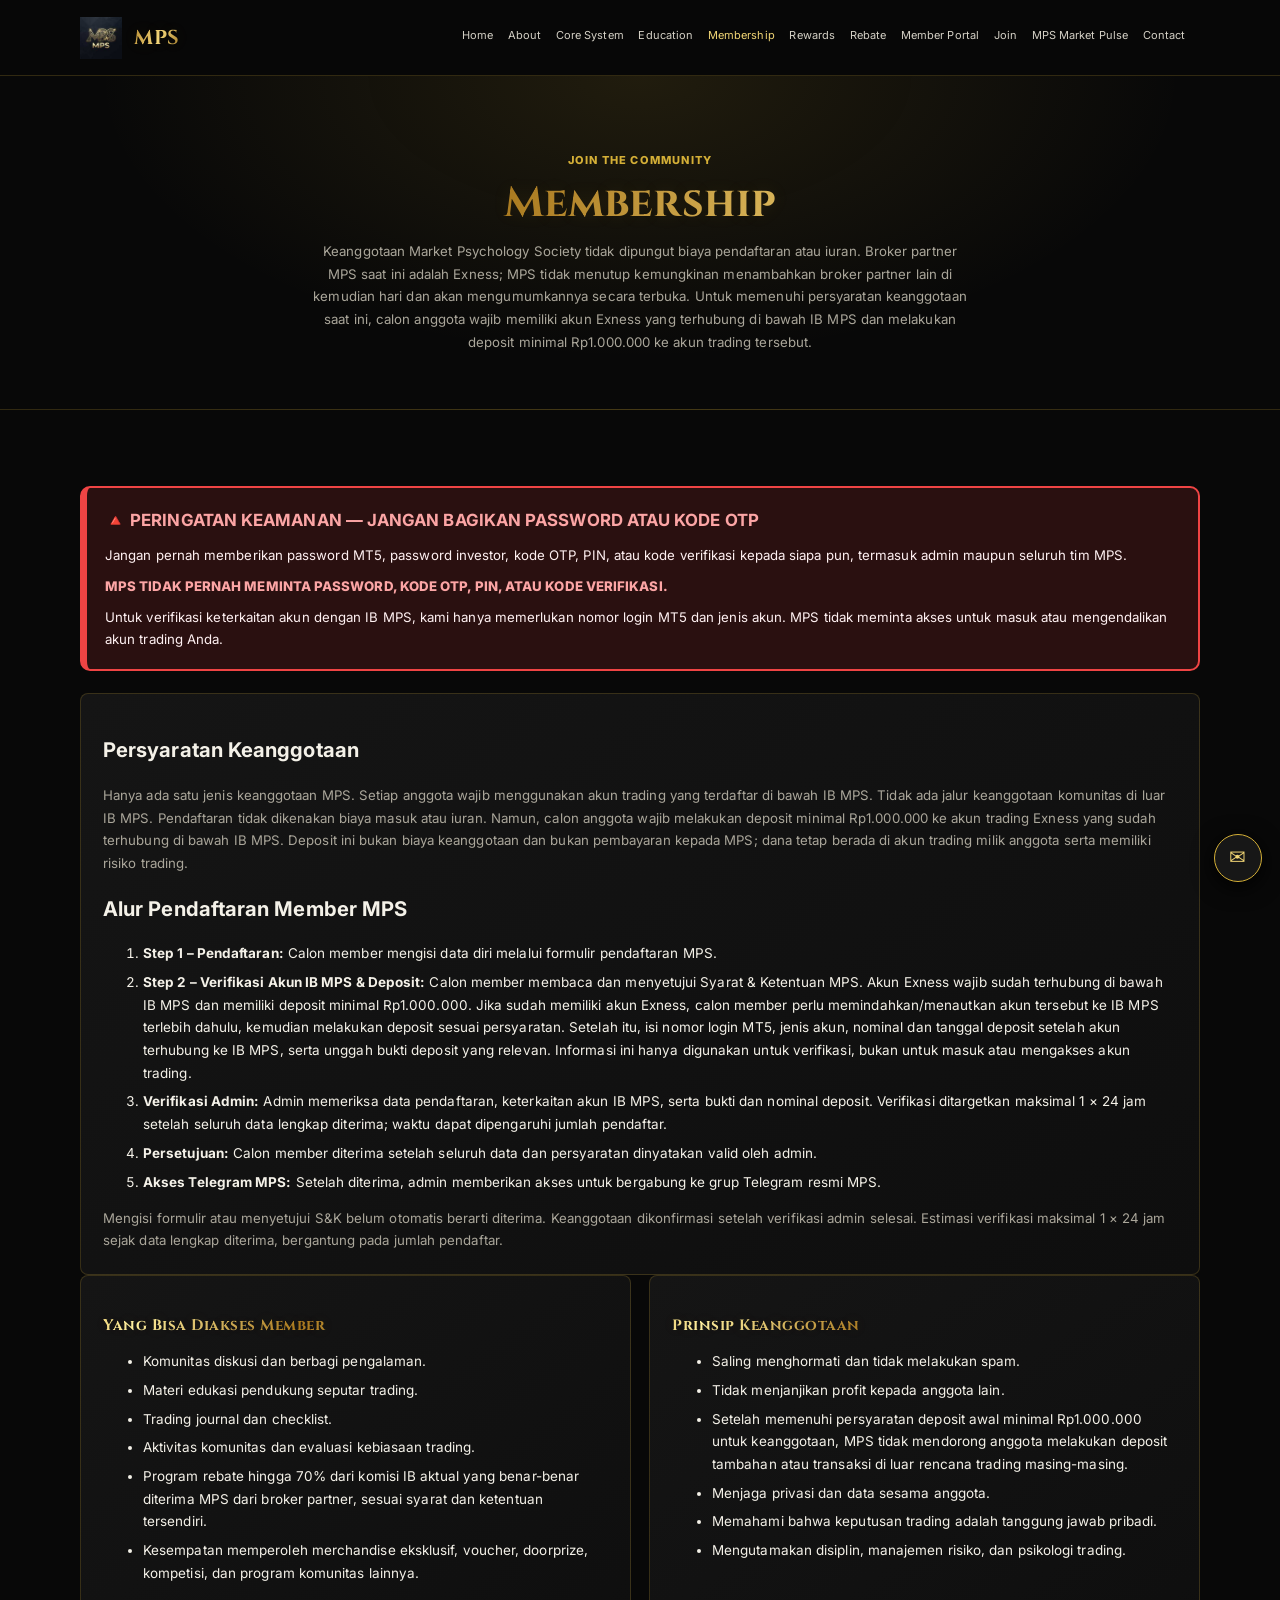
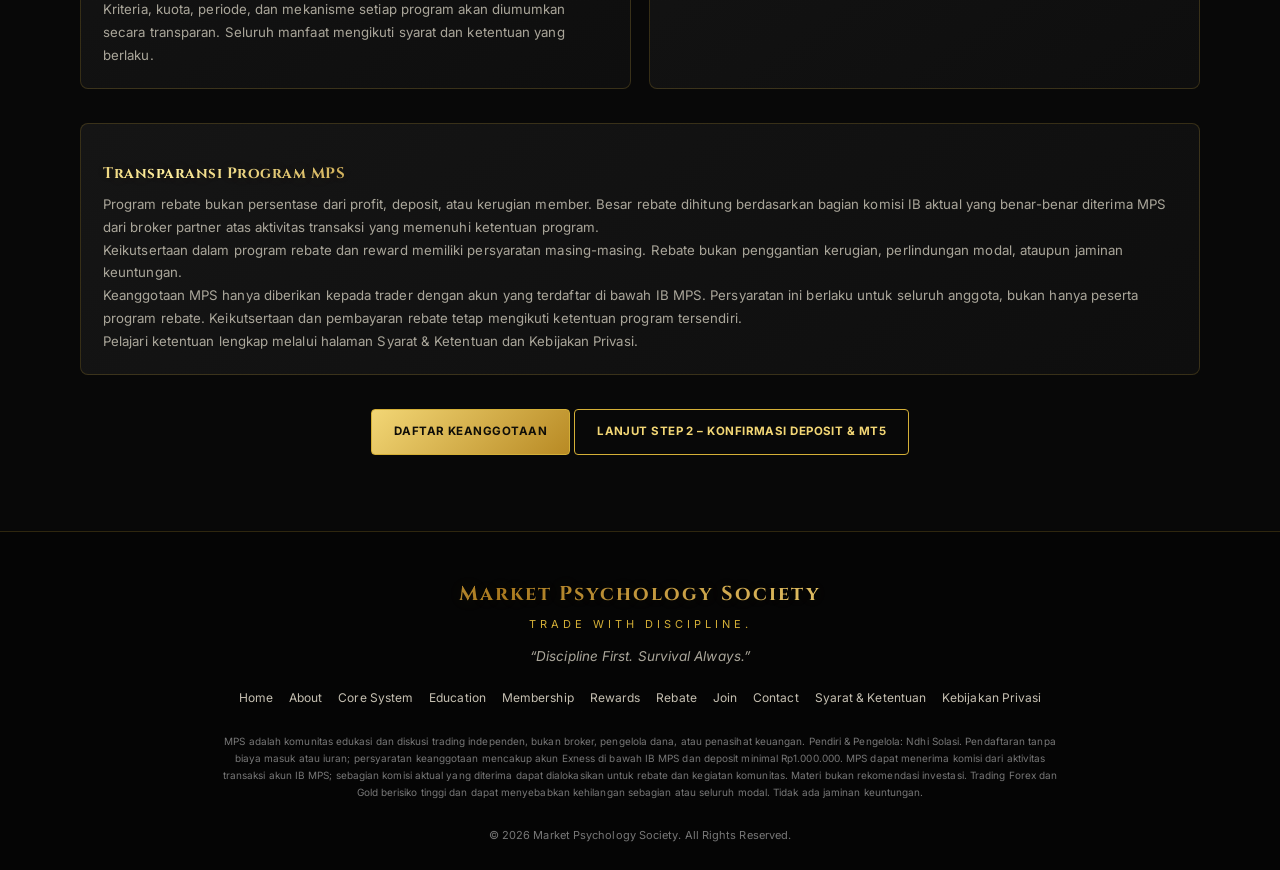
<file: membership.html>
<!DOCTYPE html>
<html lang="id">
<head>
  <meta charset="UTF-8">
  <meta name="viewport" content="width=device-width, initial-scale=1">
  <meta name="description" content="Informasi keanggotaan gratis dan manfaat komunitas Market Psychology Society.">
  <meta name="theme-color" content="#080808">
  <link rel="manifest" href="./manifest.webmanifest">
  <meta name="mobile-web-app-capable" content="yes">
  <meta name="apple-mobile-web-app-capable" content="yes">
  <meta name="apple-mobile-web-app-status-bar-style" content="black-translucent">
  <meta name="apple-mobile-web-app-title" content="MPS">
  <link rel="apple-touch-icon" href="./assets/mps-app-icon-512.png">
  <title>Membership | Market Psychology Society</title>
  <link rel="icon" href="assets/favicon.svg?v=20261104-2" type="image/svg+xml">
  <link rel="stylesheet" href="css/style.css?v=mps-cta-shine-fix-20261106">
</head>
<body>

<nav class="navbar" aria-label="Navigasi utama">
  <a href="index.html" class="nav-brand">
    <img src="assets/logo.svg?v=20261104-2" alt="">MPS
  </a>
  <button class="nav-toggle" id="navToggle" aria-label="Buka menu" aria-expanded="false" aria-controls="navLinks">☰</button>
  <ul class="nav-links" id="navLinks">
    <li><a href="index.html">Home</a></li>
    <li><a href="about.html">About</a></li>
    <li><a href="system.html">Core System</a></li>
    <li><a href="education.html">Education</a></li>
    <li><a href="membership.html">Membership</a></li>
    <li><a href="rewards.html">Rewards</a></li>
    <li><a href="rebate.html">Rebate</a></li>
    <li><a href="member-portal.html">Member Portal</a></li><li><a href="join.html">Join</a></li>
    <li><a href="heatmap.html">MPS Market Pulse</a></li><li><a href="contact.html">Contact</a></li>
  
    <li><button class="nav-join pwa-install-btn" id="installMpsApp" type="button" hidden>Install MPS App</button></li>
  </ul>
</nav>

<header class="page-head">
  <div class="eyebrow">Join the Community</div>
  <h1>Membership</h1>
  <p>Keanggotaan Market Psychology Society tidak dipungut biaya pendaftaran atau iuran. Broker partner MPS saat ini adalah Exness; MPS tidak menutup kemungkinan menambahkan broker partner lain di kemudian hari dan akan mengumumkannya secara terbuka. Untuk memenuhi persyaratan keanggotaan saat ini, calon anggota wajib memiliki akun Exness yang terhubung di bawah IB MPS dan melakukan deposit minimal Rp1.000.000 ke akun trading tersebut.</p>
</header>

<section>
  <div class="container">
    <div role="alert" style="margin:0 0 22px;padding:18px;border:2px solid #ef4444;border-left:7px solid #ef4444;border-radius:10px;background:#2a1010;color:#fff1f2">
      <h2 style="margin:0 0 10px;color:#fca5a5;font-size:1.05rem">🔺 PERINGATAN KEAMANAN — JANGAN BAGIKAN PASSWORD ATAU KODE OTP</h2>
      <p style="margin:0 0 8px">Jangan pernah memberikan password MT5, password investor, kode OTP, PIN, atau kode verifikasi kepada siapa pun, termasuk admin maupun seluruh tim MPS.</p>
      <p style="margin:0;font-weight:800;color:#fca5a5">MPS TIDAK PERNAH MEMINTA PASSWORD, KODE OTP, PIN, ATAU KODE VERIFIKASI.</p>
      <p style="margin:8px 0 0">Untuk verifikasi keterkaitan akun dengan IB MPS, kami hanya memerlukan nomor login MT5 dan jenis akun. MPS tidak meminta akses untuk masuk atau mengendalikan akun trading Anda.</p>
    </div>
    <div class="card mb-4">
      <h2>Persyaratan Keanggotaan</h2>
      <p>Hanya ada satu jenis keanggotaan MPS. Setiap anggota wajib menggunakan akun trading yang terdaftar di bawah IB MPS. Tidak ada jalur keanggotaan komunitas di luar IB MPS. Pendaftaran tidak dikenakan biaya masuk atau iuran. Namun, calon anggota wajib melakukan deposit minimal Rp1.000.000 ke akun trading Exness yang sudah terhubung di bawah IB MPS. Deposit ini bukan biaya keanggotaan dan bukan pembayaran kepada MPS; dana tetap berada di akun trading milik anggota serta memiliki risiko trading.</p>
      <h2>Alur Pendaftaran Member MPS</h2>
      <ol>
        <li><strong>Step 1 – Pendaftaran:</strong> Calon member mengisi data diri melalui formulir pendaftaran MPS.</li>
        <li><strong>Step 2 – Verifikasi Akun IB MPS &amp; Deposit:</strong> Calon member membaca dan menyetujui Syarat &amp; Ketentuan MPS. Akun Exness wajib sudah terhubung di bawah IB MPS dan memiliki deposit minimal Rp1.000.000. Jika sudah memiliki akun Exness, calon member perlu memindahkan/menautkan akun tersebut ke IB MPS terlebih dahulu, kemudian melakukan deposit sesuai persyaratan. Setelah itu, isi nomor login MT5, jenis akun, nominal dan tanggal deposit setelah akun terhubung ke IB MPS, serta unggah bukti deposit yang relevan. Informasi ini hanya digunakan untuk verifikasi, bukan untuk masuk atau mengakses akun trading.</li>
        <li><strong>Verifikasi Admin:</strong> Admin memeriksa data pendaftaran, keterkaitan akun IB MPS, serta bukti dan nominal deposit. Verifikasi ditargetkan maksimal 1 × 24 jam setelah seluruh data lengkap diterima; waktu dapat dipengaruhi jumlah pendaftar.</li>
        <li><strong>Persetujuan:</strong> Calon member diterima setelah seluruh data dan persyaratan dinyatakan valid oleh admin.</li>
        <li><strong>Akses Telegram MPS:</strong> Setelah diterima, admin memberikan akses untuk bergabung ke grup Telegram resmi MPS.</li>
      </ol>
      <p class="small">Mengisi formulir atau menyetujui S&amp;K belum otomatis berarti diterima. Keanggotaan dikonfirmasi setelah verifikasi admin selesai. Estimasi verifikasi maksimal 1 × 24 jam sejak data lengkap diterima, bergantung pada jumlah pendaftar.</p>
    </div>

    <div class="grid grid-2">

      <article class="card">
        <h3>Yang Bisa Diakses Member</h3>
        <ul>
          <li>Komunitas diskusi dan berbagi pengalaman.</li>
          <li>Materi edukasi pendukung seputar trading.</li>
          <li>Trading journal dan checklist.</li>
          <li>Aktivitas komunitas dan evaluasi kebiasaan trading.</li>
          <li>Program rebate hingga 70% dari komisi IB aktual yang benar-benar diterima MPS dari broker partner, sesuai syarat dan ketentuan tersendiri.</li>
          <li>Kesempatan memperoleh merchandise eksklusif, voucher, doorprize, kompetisi, dan program komunitas lainnya.</li>
        </ul>
        <p class="small">
          Kriteria, kuota, periode, dan mekanisme setiap program akan diumumkan secara transparan. Seluruh manfaat mengikuti syarat dan ketentuan yang berlaku.
        </p>
      </article>

      <article class="card">
        <h3>Prinsip Keanggotaan</h3>
        <ul>
          <li>Saling menghormati dan tidak melakukan spam.</li>
          <li>Tidak menjanjikan profit kepada anggota lain.</li>
          <li>Setelah memenuhi persyaratan deposit awal minimal Rp1.000.000 untuk keanggotaan, MPS tidak mendorong anggota melakukan deposit tambahan atau transaksi di luar rencana trading masing-masing.</li>
          <li>Menjaga privasi dan data sesama anggota.</li>
          <li>Memahami bahwa keputusan trading adalah tanggung jawab pribadi.</li>
          <li>Mengutamakan disiplin, manajemen risiko, dan psikologi trading.</li>
        </ul>
      </article>

    </div>

    <div class="card mt-4">
      <h3>Transparansi Program MPS</h3>
      <p>
        Program rebate bukan persentase dari profit, deposit, atau kerugian member.
        Besar rebate dihitung berdasarkan bagian komisi IB aktual yang benar-benar
        diterima MPS dari broker partner atas aktivitas transaksi yang memenuhi
        ketentuan program.
      </p>
      <p>
        Keikutsertaan dalam program rebate dan reward memiliki persyaratan masing-masing.
        Rebate bukan penggantian kerugian, perlindungan modal, ataupun jaminan keuntungan.
      </p>
      <p>
        Keanggotaan MPS hanya diberikan kepada trader dengan akun yang terdaftar di bawah IB MPS. Persyaratan ini berlaku untuk seluruh anggota, bukan hanya peserta program rebate. Keikutsertaan dan pembayaran rebate tetap mengikuti ketentuan program tersendiri.
      </p>
      <p class="small">
        Pelajari ketentuan lengkap melalui halaman
        <a href="terms.html">Syarat &amp; Ketentuan</a> dan
        <a href="privacy.html">Kebijakan Privasi</a>.
      </p>
    </div>

    <div class="text-center mt-4">
      <a class="btn btn-gold" href="member-portal.html">Daftar Keanggotaan</a>
      <a class="btn btn-outline" href="member-portal.html">Lanjut Step 2 – Konfirmasi Deposit &amp; MT5</a>
    </div>
  </div>
</section>

<footer class="footer">
  <div class="footer-brand" data-brand="name">Market Psychology Society</div>
  <div class="footer-tag" data-brand="tagline">TRADE WITH DISCIPLINE.</div>
  <div class="footer-quote">“Discipline First. Survival Always.”</div>

  <div class="footer-links">
    <a href="index.html">Home</a>
    <a href="about.html">About</a>
    <a href="system.html">Core System</a>
    <a href="education.html">Education</a>
    <a href="membership.html">Membership</a>
    <a href="rewards.html">Rewards</a>
    <a href="rebate.html">Rebate</a>
    <a href="join.html">Join</a>
    <a href="contact.html">Contact</a>
    <a href="terms.html">Syarat &amp; Ketentuan</a>
    <a href="privacy.html">Kebijakan Privasi</a>
  </div>

  <p class="footer-disclaimer">
    MPS adalah komunitas edukasi dan diskusi trading independen, bukan broker, pengelola dana,
    atau penasihat keuangan. Pendiri &amp; Pengelola: Ndhi Solasi. Pendaftaran tanpa biaya masuk atau iuran; persyaratan keanggotaan mencakup akun Exness di bawah IB MPS dan deposit minimal Rp1.000.000. MPS dapat menerima komisi dari aktivitas transaksi
    akun IB MPS; sebagian komisi aktual yang diterima dapat dialokasikan untuk rebate dan kegiatan
    komunitas. Materi bukan rekomendasi investasi. Trading Forex dan Gold berisiko tinggi dan
    dapat menyebabkan kehilangan sebagian atau seluruh modal. Tidak ada jaminan keuntungan.
  </p>

  <div class="footer-copy" id="year">
    © 2026 Market Psychology Society. All Rights Reserved.
  </div>
</footer>

<div class="float-chat">
  <a href="mailto:ndhisolasi.music@gmail.com?subject=Pertanyaan%20untuk%20Admin%20MPS" aria-label="Hubungi MPS melalui Email">✉</a>
</div>

<script src="config.js"></script>
<script src="js/main.js"></script>

<script>
(()=>{
  const btn=document.getElementById('installMpsApp');
  const isStandalone=()=>window.matchMedia('(display-mode: standalone)').matches||window.navigator.standalone===true;
  if(!('serviceWorker' in navigator))return;
  window.addEventListener('load',()=>navigator.serviceWorker.register('./sw.js',{scope:'./'}).catch(()=>{}));
  if(!btn||isStandalone())return;
  let installPrompt=null;
  const ua=navigator.userAgent||'';
  const isAppleMobile=/iPhone|iPad|iPod/i.test(ua)||(navigator.platform==='MacIntel'&&navigator.maxTouchPoints>1);
  if(isAppleMobile){btn.hidden=false;btn.addEventListener('click',()=>alert('Untuk memasang MPS di iPhone/iPad:\n1. Buka MPS melalui Safari.\n2. Tekan tombol Share/Bagikan.\n3. Pilih “Add to Home Screen” / “Tambahkan ke Layar Utama”.\n4. Tekan Add / Tambahkan.'));}
  window.addEventListener('beforeinstallprompt',event=>{event.preventDefault();installPrompt=event;btn.hidden=false;});
  btn.addEventListener('click',async()=>{
    if(isAppleMobile)return;
    if(!installPrompt){alert('Jika opsi instalasi belum muncul, buka menu browser lalu pilih “Install app” atau “Tambahkan ke layar utama”.');return;}
    installPrompt.prompt();
    try{const choice=await installPrompt.userChoice;if(choice&&choice.outcome==='accepted')btn.hidden=true;}catch(_){}
    installPrompt=null;
  });
  window.addEventListener('appinstalled',()=>{btn.hidden=true;installPrompt=null;});
})();
</script>
</body>
</html>
</file>
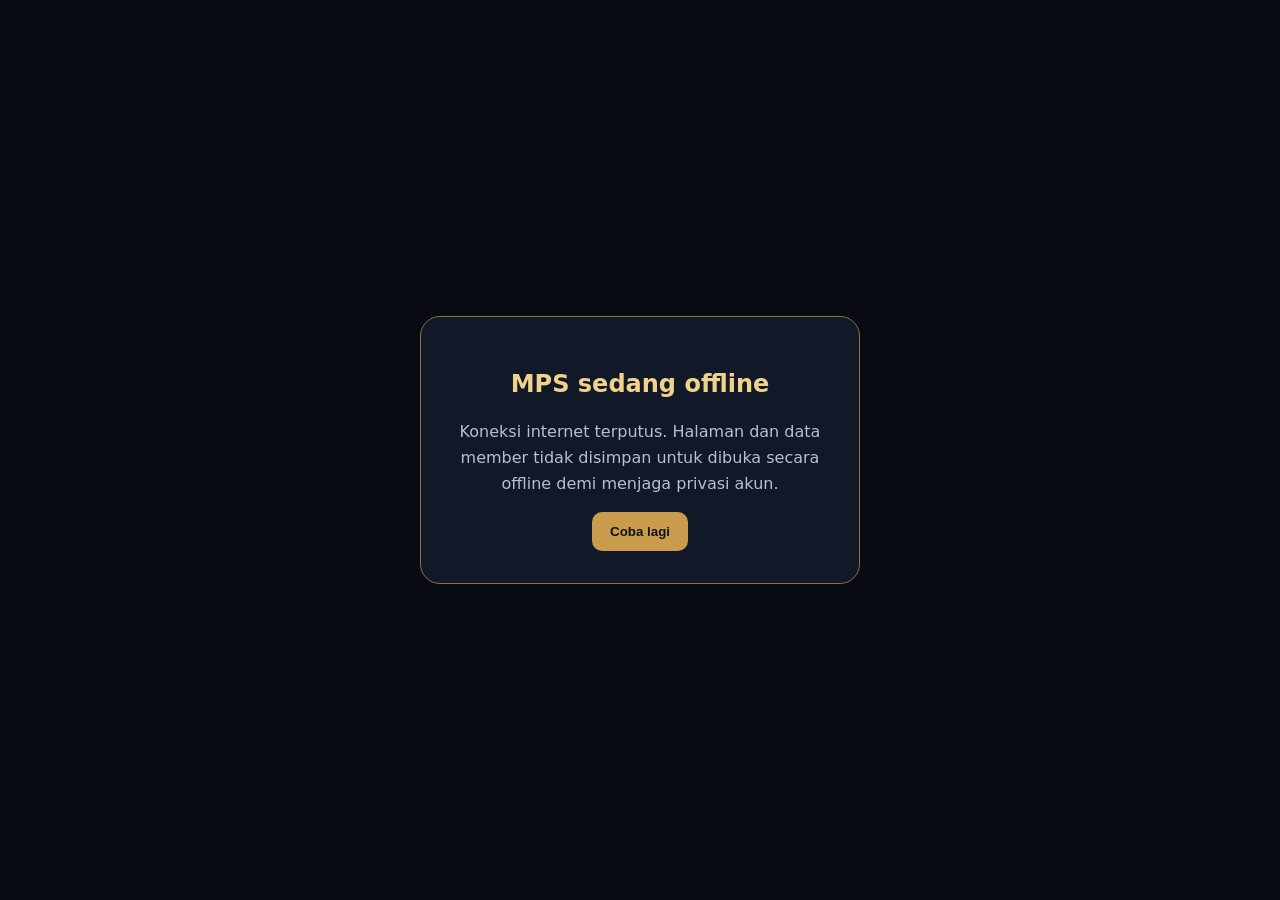
<file: offline.html>
<!doctype html><html lang="id"><head><meta charset="utf-8"><meta name="viewport" content="width=device-width,initial-scale=1"><meta name="theme-color" content="#080b12"><title>MPS — Offline</title><style>*{box-sizing:border-box}body{margin:0;min-height:100vh;display:grid;place-items:center;background:#080b12;color:#eef1f7;font:16px/1.6 system-ui,sans-serif;padding:24px}.card{max-width:440px;text-align:center;border:1px solid #8e713e;border-radius:20px;padding:32px;background:#111827}h1{color:#f0d28b;font-size:24px}p{color:#b8c0cf}button{border:0;border-radius:10px;padding:12px 18px;background:#c99c4d;color:#111;font-weight:700}</style></head><body><main class="card"><h1>MPS sedang offline</h1><p>Koneksi internet terputus. Halaman dan data member tidak disimpan untuk dibuka secara offline demi menjaga privasi akun.</p><button onclick="location.reload()">Coba lagi</button></main></body></html>
</file>
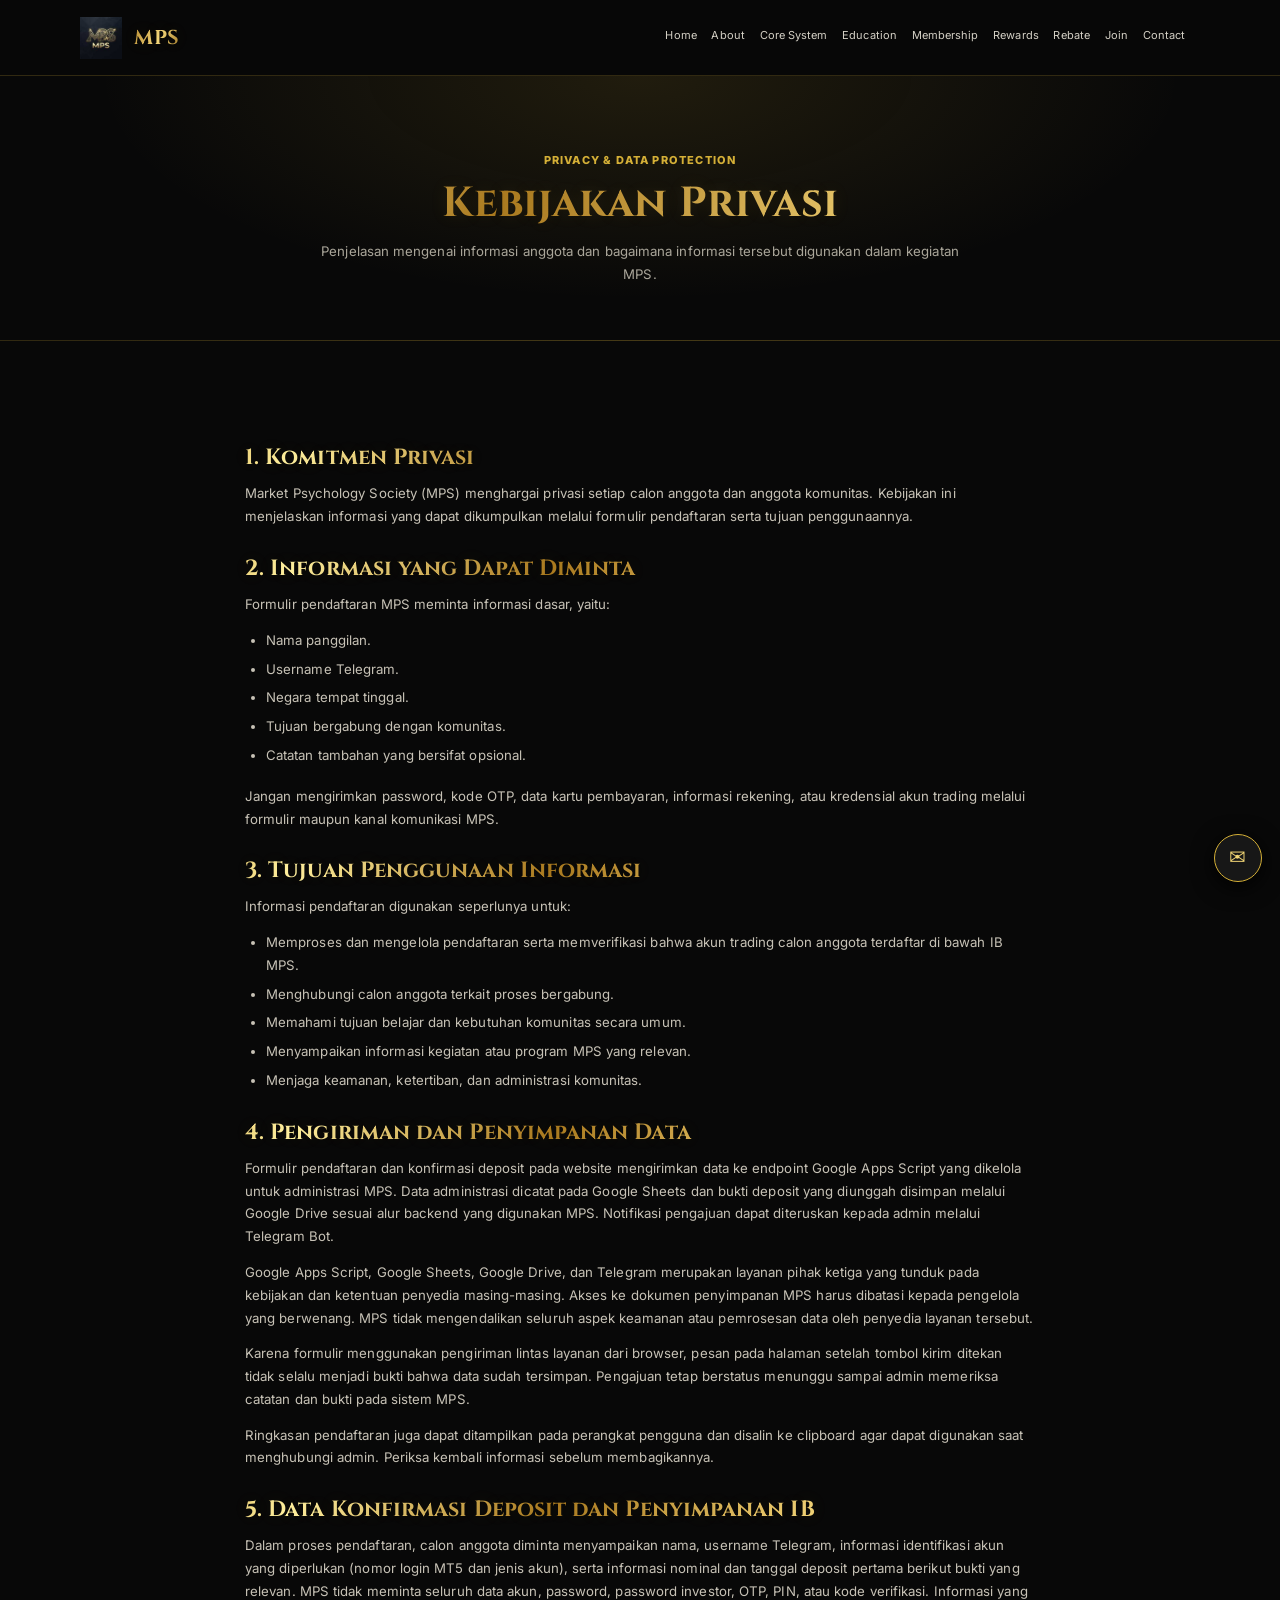
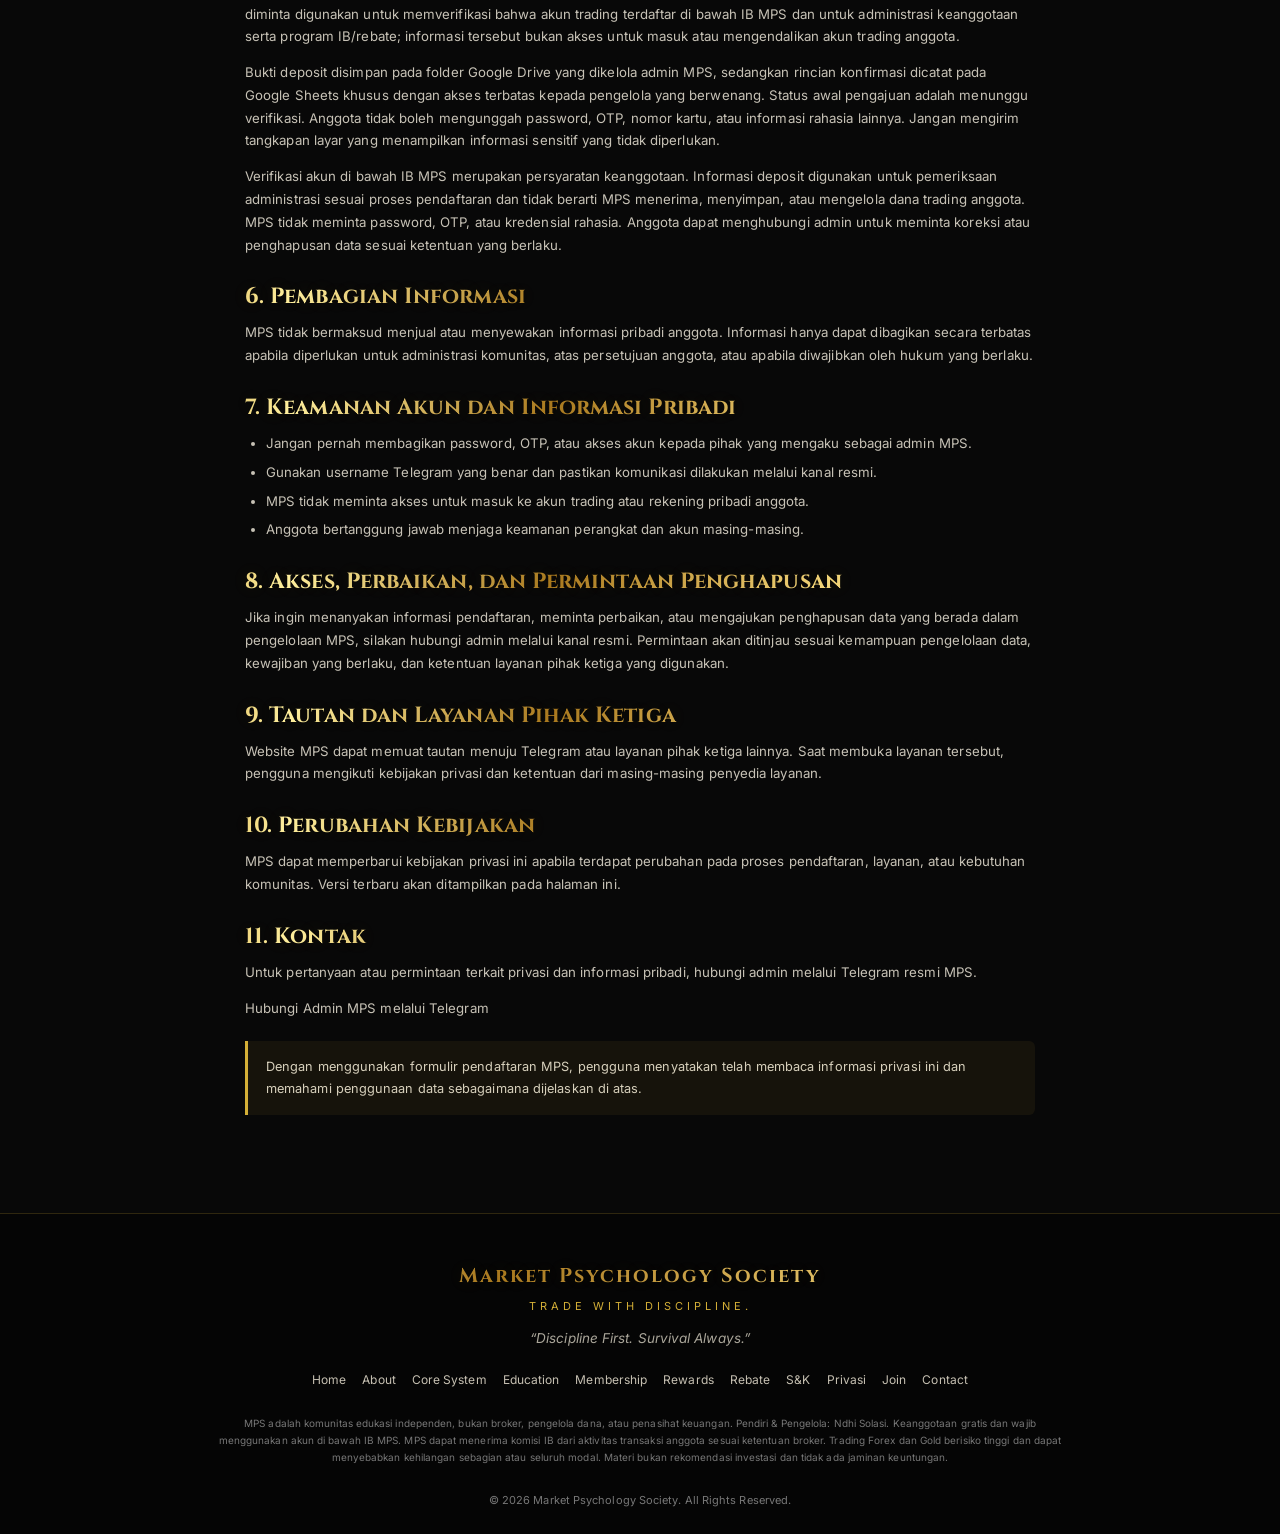
<file: privacy.html>
<!DOCTYPE html>
<html lang="id">
<head>
  <meta charset="UTF-8">
  <meta name="viewport" content="width=device-width, initial-scale=1">
  <meta name="description" content="Kebijakan privasi dan pengelolaan data anggota Market Psychology Society.">
  <meta name="theme-color" content="#080808">
  <title>Kebijakan Privasi | Market Psychology Society</title>
  <link rel="icon" href="assets/favicon.svg?v=20261104-2" type="image/svg+xml">
  <link rel="stylesheet" href="css/style.css?v=mps-cta-shine-fix-20261106">

  <link rel="manifest" href="./manifest.webmanifest">
  <meta name="mobile-web-app-capable" content="yes">
  <meta name="apple-mobile-web-app-capable" content="yes">
  <meta name="apple-mobile-web-app-status-bar-style" content="black-translucent">
  <meta name="apple-mobile-web-app-title" content="MPS">
  <link rel="apple-touch-icon" href="./assets/mps-app-icon-512.png">
</head>
<body>

<nav class="navbar" aria-label="Navigasi utama">
  <a href="index.html" class="nav-brand"><img src="assets/logo.svg?v=20261104-2" alt="">MPS</a>
  <button class="nav-toggle" id="navToggle" aria-label="Buka menu" aria-expanded="false" aria-controls="navLinks">☰</button>
  <ul class="nav-links" id="navLinks">
    <li><a href="index.html">Home</a></li>
    <li><a href="about.html">About</a></li>
    <li><a href="system.html">Core System</a></li>
    <li><a href="education.html">Education</a></li>
    <li><a href="membership.html">Membership</a></li>
    <li><a href="rewards.html">Rewards</a></li>
    <li><a href="rebate.html">Rebate</a></li>
    <li><a href="join.html">Join</a></li>
    <li><a href="contact.html">Contact</a></li>
  
    <li><button class="nav-join pwa-install-btn" id="installMpsApp" type="button" hidden>Install MPS App</button></li>
  </ul>
</nav>

<header class="page-head">
  <div class="eyebrow">Privacy & Data Protection</div>
  <h1>Kebijakan Privasi</h1>
  <p>Penjelasan mengenai informasi anggota dan bagaimana informasi tersebut digunakan dalam kegiatan MPS.</p>
</header>

<section>
  <div class="container content">

    <h2>1. Komitmen Privasi</h2>
    <p>Market Psychology Society (MPS) menghargai privasi setiap calon anggota dan anggota komunitas. Kebijakan ini menjelaskan informasi yang dapat dikumpulkan melalui formulir pendaftaran serta tujuan penggunaannya.</p>

    <h2>2. Informasi yang Dapat Diminta</h2>
    <p>Formulir pendaftaran MPS meminta informasi dasar, yaitu:</p>
    <ul>
      <li>Nama panggilan.</li>
      <li>Username Telegram.</li>
      <li>Negara tempat tinggal.</li>
      <li>Tujuan bergabung dengan komunitas.</li>
      <li>Catatan tambahan yang bersifat opsional.</li>
    </ul>
    <p>Jangan mengirimkan password, kode OTP, data kartu pembayaran, informasi rekening, atau kredensial akun trading melalui formulir maupun kanal komunikasi MPS.</p>

    <h2>3. Tujuan Penggunaan Informasi</h2>
    <p>Informasi pendaftaran digunakan seperlunya untuk:</p>
    <ul>
      <li>Memproses dan mengelola pendaftaran serta memverifikasi bahwa akun trading calon anggota terdaftar di bawah IB MPS.</li>
      <li>Menghubungi calon anggota terkait proses bergabung.</li>
      <li>Memahami tujuan belajar dan kebutuhan komunitas secara umum.</li>
      <li>Menyampaikan informasi kegiatan atau program MPS yang relevan.</li>
      <li>Menjaga keamanan, ketertiban, dan administrasi komunitas.</li>
    </ul>

    <h2>4. Pengiriman dan Penyimpanan Data</h2>
    <p>Formulir pendaftaran dan konfirmasi deposit pada website mengirimkan data ke endpoint Google Apps Script yang dikelola untuk administrasi MPS. Data administrasi dicatat pada Google Sheets dan bukti deposit yang diunggah disimpan melalui Google Drive sesuai alur backend yang digunakan MPS. Notifikasi pengajuan dapat diteruskan kepada admin melalui Telegram Bot.</p>
    <p>Google Apps Script, Google Sheets, Google Drive, dan Telegram merupakan layanan pihak ketiga yang tunduk pada kebijakan dan ketentuan penyedia masing-masing. Akses ke dokumen penyimpanan MPS harus dibatasi kepada pengelola yang berwenang. MPS tidak mengendalikan seluruh aspek keamanan atau pemrosesan data oleh penyedia layanan tersebut.</p>
    <p>Karena formulir menggunakan pengiriman lintas layanan dari browser, pesan pada halaman setelah tombol kirim ditekan tidak selalu menjadi bukti bahwa data sudah tersimpan. Pengajuan tetap berstatus menunggu sampai admin memeriksa catatan dan bukti pada sistem MPS.</p>
    <p>Ringkasan pendaftaran juga dapat ditampilkan pada perangkat pengguna dan disalin ke clipboard agar dapat digunakan saat menghubungi admin. Periksa kembali informasi sebelum membagikannya.</p>

    <h2>5. Data Konfirmasi Deposit dan Penyimpanan IB</h2>
    <p>Dalam proses pendaftaran, calon anggota diminta menyampaikan nama, username Telegram, informasi identifikasi akun yang diperlukan (nomor login MT5 dan jenis akun), serta informasi nominal dan tanggal deposit pertama berikut bukti yang relevan. MPS tidak meminta seluruh data akun, password, password investor, OTP, PIN, atau kode verifikasi. Informasi yang diminta digunakan untuk memverifikasi bahwa akun trading terdaftar di bawah IB MPS dan untuk administrasi keanggotaan serta program IB/rebate; informasi tersebut bukan akses untuk masuk atau mengendalikan akun trading anggota.</p>
    <p>Bukti deposit disimpan pada folder Google Drive yang dikelola admin MPS, sedangkan rincian konfirmasi dicatat pada Google Sheets khusus dengan akses terbatas kepada pengelola yang berwenang. Status awal pengajuan adalah menunggu verifikasi. Anggota tidak boleh mengunggah password, OTP, nomor kartu, atau informasi rahasia lainnya. Jangan mengirim tangkapan layar yang menampilkan informasi sensitif yang tidak diperlukan.</p>
    <p>Verifikasi akun di bawah IB MPS merupakan persyaratan keanggotaan. Informasi deposit digunakan untuk pemeriksaan administrasi sesuai proses pendaftaran dan tidak berarti MPS menerima, menyimpan, atau mengelola dana trading anggota. MPS tidak meminta password, OTP, atau kredensial rahasia. Anggota dapat menghubungi admin untuk meminta koreksi atau penghapusan data sesuai ketentuan yang berlaku.</p>

    <h2>6. Pembagian Informasi</h2>
    <p>MPS tidak bermaksud menjual atau menyewakan informasi pribadi anggota. Informasi hanya dapat dibagikan secara terbatas apabila diperlukan untuk administrasi komunitas, atas persetujuan anggota, atau apabila diwajibkan oleh hukum yang berlaku.</p>

    <h2>7. Keamanan Akun dan Informasi Pribadi</h2>
    <ul>
      <li>Jangan pernah membagikan password, OTP, atau akses akun kepada pihak yang mengaku sebagai admin MPS.</li>
      <li>Gunakan username Telegram yang benar dan pastikan komunikasi dilakukan melalui kanal resmi.</li>
      <li>MPS tidak meminta akses untuk masuk ke akun trading atau rekening pribadi anggota.</li>
      <li>Anggota bertanggung jawab menjaga keamanan perangkat dan akun masing-masing.</li>
    </ul>

    <h2>8. Akses, Perbaikan, dan Permintaan Penghapusan</h2>
    <p>Jika ingin menanyakan informasi pendaftaran, meminta perbaikan, atau mengajukan penghapusan data yang berada dalam pengelolaan MPS, silakan hubungi admin melalui kanal resmi. Permintaan akan ditinjau sesuai kemampuan pengelolaan data, kewajiban yang berlaku, dan ketentuan layanan pihak ketiga yang digunakan.</p>

    <h2>9. Tautan dan Layanan Pihak Ketiga</h2>
    <p>Website MPS dapat memuat tautan menuju Telegram atau layanan pihak ketiga lainnya. Saat membuka layanan tersebut, pengguna mengikuti kebijakan privasi dan ketentuan dari masing-masing penyedia layanan.</p>

    <h2>10. Perubahan Kebijakan</h2>
    <p>MPS dapat memperbarui kebijakan privasi ini apabila terdapat perubahan pada proses pendaftaran, layanan, atau kebutuhan komunitas. Versi terbaru akan ditampilkan pada halaman ini.</p>

    <h2>11. Kontak</h2>
    <p>Untuk pertanyaan atau permintaan terkait privasi dan informasi pribadi, hubungi admin melalui Telegram resmi MPS.</p>
    <p><a href="https://t.me/Ndhisolasi" target="_blank" rel="noopener">Hubungi Admin MPS melalui Telegram</a></p>

    <div class="notice">
      Dengan menggunakan formulir pendaftaran MPS, pengguna menyatakan telah membaca informasi privasi ini dan memahami penggunaan data sebagaimana dijelaskan di atas.
    </div>

  </div>
</section>

<footer class="footer">
  <div class="footer-brand" data-brand="name">Market Psychology Society</div>
  <div class="footer-tag" data-brand="tagline">TRADE WITH DISCIPLINE.</div>
  <div class="footer-quote">“Discipline First. Survival Always.”</div>
  <div class="footer-links">
    <a href="index.html">Home</a>
    <a href="about.html">About</a>
    <a href="system.html">Core System</a>
    <a href="education.html">Education</a>
    <a href="membership.html">Membership</a>
    <a href="rewards.html">Rewards</a>
    <a href="rebate.html">Rebate</a>
    <a href="terms.html">S&amp;K</a>
    <a href="privacy.html">Privasi</a>
    <a href="join.html">Join</a>
    <a href="contact.html">Contact</a>
  </div>
  <p class="footer-disclaimer">
    MPS adalah komunitas edukasi independen, bukan broker, pengelola dana, atau penasihat keuangan. Pendiri &amp; Pengelola: Ndhi Solasi. Keanggotaan gratis dan wajib menggunakan akun di bawah IB MPS. MPS dapat menerima komisi IB dari aktivitas transaksi anggota sesuai ketentuan broker. Trading Forex dan Gold berisiko tinggi dan dapat menyebabkan kehilangan sebagian atau seluruh modal. Materi bukan rekomendasi investasi dan tidak ada jaminan keuntungan.
  </p>
  <div class="footer-copy" id="year">© 2026 Market Psychology Society. All Rights Reserved.</div>
</footer>

<div class="float-chat">
  <a href="mailto:ndhisolasi.music@gmail.com?subject=Pertanyaan%20untuk%20Admin%20MPS" aria-label="Hubungi MPS melalui Email">✉</a>
</div>

<script src="config.js"></script>
<script src="js/main.js"></script>

<script>
(()=>{const btn=document.getElementById('installMpsApp');const standalone=()=>matchMedia('(display-mode: standalone)').matches||navigator.standalone===true;if('serviceWorker'in navigator)window.addEventListener('load',()=>navigator.serviceWorker.register('./sw.js',{scope:'./'}).catch(()=>{}));if(!btn||standalone())return;let promptEvent=null;const ua=navigator.userAgent||'',apple=/iPhone|iPad|iPod/i.test(ua)||(navigator.platform==='MacIntel'&&navigator.maxTouchPoints>1);if(apple){btn.hidden=false;btn.addEventListener('click',()=>alert('Untuk memasang MPS di iPhone/iPad:\\n1. Buka MPS melalui Safari.\\n2. Tekan Share/Bagikan.\\n3. Pilih Add to Home Screen/Tambahkan ke Layar Utama.\\n4. Tekan Add/Tambahkan.'));}window.addEventListener('beforeinstallprompt',e=>{e.preventDefault();promptEvent=e;btn.hidden=false;});btn.addEventListener('click',async()=>{if(apple)return;if(!promptEvent){alert('Buka menu browser lalu pilih Install app atau Tambahkan ke layar utama jika opsi tersedia.');return;}promptEvent.prompt();try{const choice=await promptEvent.userChoice;if(choice&&choice.outcome==='accepted')btn.hidden=true;}catch(_){}promptEvent=null;});window.addEventListener('appinstalled',()=>{btn.hidden=true;promptEvent=null;});})();
</script>
</body>
</html>
</file>
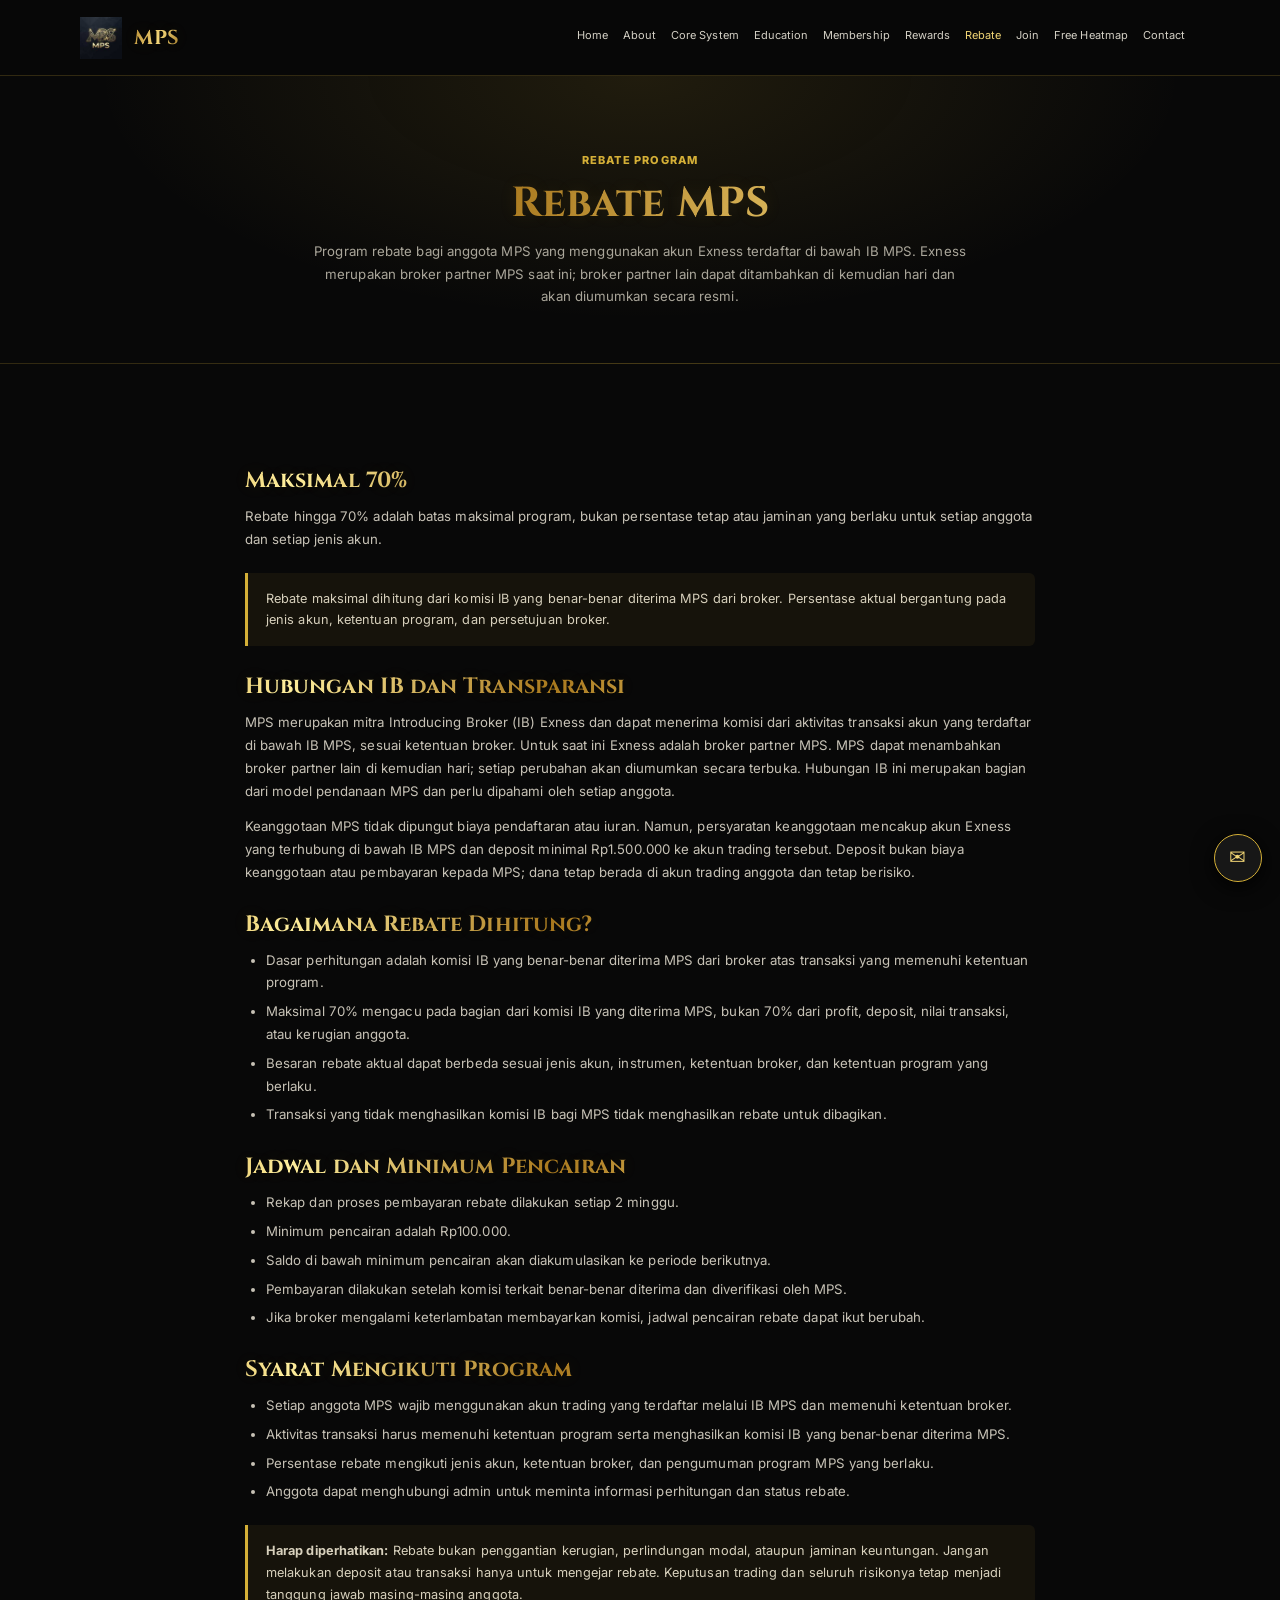
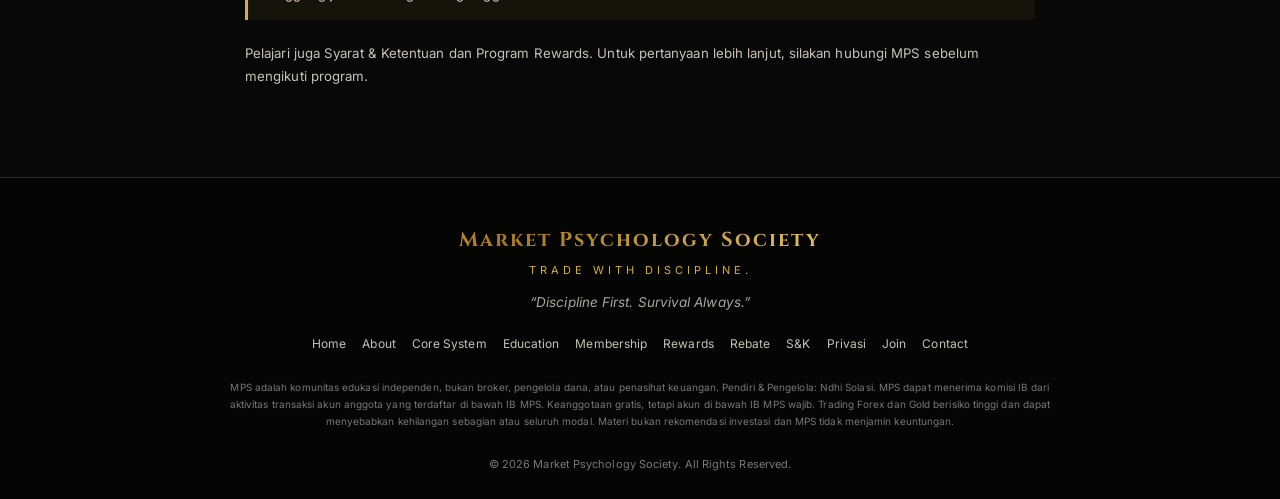
<file: rebate.html>
<!DOCTYPE html>
<html lang="id">
<head>
  <meta charset="UTF-8">
  <meta name="viewport" content="width=device-width, initial-scale=1">
  <meta name="description" content="Ketentuan program rebate Market Psychology Society yang transparan.">
  <meta name="theme-color" content="#080808">
  <link rel="manifest" href="./manifest.webmanifest">
  <meta name="mobile-web-app-capable" content="yes">
  <meta name="apple-mobile-web-app-capable" content="yes">
  <meta name="apple-mobile-web-app-status-bar-style" content="black-translucent">
  <meta name="apple-mobile-web-app-title" content="MPS">
  <link rel="apple-touch-icon" href="./assets/mps-app-icon-512.png">
  <title>Rebate | Market Psychology Society</title>
  <link rel="icon" href="assets/favicon.svg?v=20261104-2" type="image/svg+xml">
  <link rel="stylesheet" href="css/style.css?v=mps-cta-shine-fix-20261106">
</head>
<body>
<nav class="navbar" aria-label="Navigasi utama">
  <a href="index.html" class="nav-brand"><img src="assets/logo.svg?v=20261104-2" alt="">MPS</a>
  <button class="nav-toggle" id="navToggle" aria-label="Buka menu" aria-expanded="false" aria-controls="navLinks">☰</button>
  <ul class="nav-links" id="navLinks">
    <li><a href="index.html">Home</a></li>
    <li><a href="about.html">About</a></li>
    <li><a href="system.html">Core System</a></li>
    <li><a href="education.html">Education</a></li>
    <li><a href="membership.html">Membership</a></li>
    <li><a href="rewards.html">Rewards</a></li>
    <li><a href="rebate.html">Rebate</a></li>
    <li><a href="join.html">Join</a></li>
    <li><a href="heatmap.html">Free Heatmap</a></li><li><a href="contact.html">Contact</a></li>
  
    <li><button class="nav-join pwa-install-btn" id="installMpsApp" type="button" hidden>Install MPS App</button></li>
  </ul>
</nav>

<header class="page-head">
  <div class="eyebrow">Rebate Program</div>
  <h1>Rebate MPS</h1>
  <p>Program rebate bagi anggota MPS yang menggunakan akun Exness terdaftar di bawah IB MPS. Exness merupakan broker partner MPS saat ini; broker partner lain dapat ditambahkan di kemudian hari dan akan diumumkan secara resmi.</p>
</header>

<section>
  <div class="container content">
    <h2>Maksimal <span data-rebate="max">70</span>%</h2>
    <p>Rebate hingga 70% adalah batas maksimal program, bukan persentase tetap atau jaminan yang berlaku untuk setiap anggota dan setiap jenis akun.</p>

    <div class="notice" data-rebate="disclaimer">
      Rebate maksimal dihitung dari komisi IB yang benar-benar diterima MPS dari broker. Persentase aktual bergantung pada jenis akun, ketentuan program, dan persetujuan broker.
    </div>

    <h2>Hubungan IB dan Transparansi</h2>
    <p>MPS merupakan mitra Introducing Broker (IB) Exness dan dapat menerima komisi dari aktivitas transaksi akun yang terdaftar di bawah IB MPS, sesuai ketentuan broker. Untuk saat ini Exness adalah broker partner MPS. MPS dapat menambahkan broker partner lain di kemudian hari; setiap perubahan akan diumumkan secara terbuka. Hubungan IB ini merupakan bagian dari model pendanaan MPS dan perlu dipahami oleh setiap anggota.</p>
    <p>Keanggotaan MPS tidak dipungut biaya pendaftaran atau iuran. Namun, persyaratan keanggotaan mencakup akun Exness yang terhubung di bawah IB MPS dan deposit minimal Rp1.500.000 ke akun trading tersebut. Deposit bukan biaya keanggotaan atau pembayaran kepada MPS; dana tetap berada di akun trading anggota dan tetap berisiko.</p>

    <h2>Bagaimana Rebate Dihitung?</h2>
    <ul>
      <li>Dasar perhitungan adalah komisi IB yang benar-benar diterima MPS dari broker atas transaksi yang memenuhi ketentuan program.</li>
      <li>Maksimal 70% mengacu pada bagian dari komisi IB yang diterima MPS, bukan 70% dari profit, deposit, nilai transaksi, atau kerugian anggota.</li>
      <li>Besaran rebate aktual dapat berbeda sesuai jenis akun, instrumen, ketentuan broker, dan ketentuan program yang berlaku.</li>
      <li>Transaksi yang tidak menghasilkan komisi IB bagi MPS tidak menghasilkan rebate untuk dibagikan.</li>
    </ul>

    <h2>Jadwal dan Minimum Pencairan</h2>
    <ul>
      <li>Rekap dan proses pembayaran rebate dilakukan setiap 2 minggu.</li>
      <li>Minimum pencairan adalah Rp100.000.</li>
      <li>Saldo di bawah minimum pencairan akan diakumulasikan ke periode berikutnya.</li>
      <li>Pembayaran dilakukan setelah komisi terkait benar-benar diterima dan diverifikasi oleh MPS.</li>
      <li>Jika broker mengalami keterlambatan membayarkan komisi, jadwal pencairan rebate dapat ikut berubah.</li>
    </ul>

    <h2>Syarat Mengikuti Program</h2>
    <ul>
      <li>Setiap anggota MPS wajib menggunakan akun trading yang terdaftar melalui IB MPS dan memenuhi ketentuan broker.</li>
      <li>Aktivitas transaksi harus memenuhi ketentuan program serta menghasilkan komisi IB yang benar-benar diterima MPS.</li>
      <li>Persentase rebate mengikuti jenis akun, ketentuan broker, dan pengumuman program MPS yang berlaku.</li>
      <li>Anggota dapat menghubungi admin untuk meminta informasi perhitungan dan status rebate.</li>
    </ul>

    <div class="notice">
      <strong>Harap diperhatikan:</strong> Rebate bukan penggantian kerugian, perlindungan modal, ataupun jaminan keuntungan. Jangan melakukan deposit atau transaksi hanya untuk mengejar rebate. Keputusan trading dan seluruh risikonya tetap menjadi tanggung jawab masing-masing anggota.
    </div>

    <p>Pelajari juga <a href="terms.html">Syarat &amp; Ketentuan</a> dan <a href="rewards.html">Program Rewards</a>. Untuk pertanyaan lebih lanjut, silakan <a href="contact.html">hubungi MPS</a> sebelum mengikuti program.</p>
  </div>
</section>

<footer class="footer">
  <div class="footer-brand" data-brand="name">Market Psychology Society</div>
  <div class="footer-tag" data-brand="tagline">TRADE WITH DISCIPLINE.</div>
  <div class="footer-quote">“Discipline First. Survival Always.”</div>
  <div class="footer-links">
    <a href="index.html">Home</a>
    <a href="about.html">About</a>
    <a href="system.html">Core System</a>
    <a href="education.html">Education</a>
    <a href="membership.html">Membership</a>
    <a href="rewards.html">Rewards</a>
    <a href="rebate.html">Rebate</a>
    <a href="terms.html">S&amp;K</a>
    <a href="privacy.html">Privasi</a>
    <a href="join.html">Join</a>
    <a href="contact.html">Contact</a>
  </div>
  <p class="footer-disclaimer">
    MPS adalah komunitas edukasi independen, bukan broker, pengelola dana, atau penasihat keuangan. Pendiri &amp; Pengelola: Ndhi Solasi. MPS dapat menerima komisi IB dari aktivitas transaksi akun anggota yang terdaftar di bawah IB MPS. Keanggotaan gratis, tetapi akun di bawah IB MPS wajib. Trading Forex dan Gold berisiko tinggi dan dapat menyebabkan kehilangan sebagian atau seluruh modal. Materi bukan rekomendasi investasi dan MPS tidak menjamin keuntungan.
  </p>
  <div class="footer-copy" id="year">© 2026 Market Psychology Society. All Rights Reserved.</div>
</footer>

<div class="float-chat">
  <a href="mailto:ndhisolasi.music@gmail.com?subject=Pertanyaan%20untuk%20Admin%20MPS" aria-label="Hubungi MPS melalui Email">✉</a>
</div>

<script src="config.js"></script>
<script src="js/main.js"></script>

<script>
(()=>{
  const btn=document.getElementById('installMpsApp');
  const isStandalone=()=>window.matchMedia('(display-mode: standalone)').matches||window.navigator.standalone===true;
  if(!('serviceWorker' in navigator))return;
  window.addEventListener('load',()=>navigator.serviceWorker.register('./sw.js',{scope:'./'}).catch(()=>{}));
  if(!btn||isStandalone())return;
  let installPrompt=null;
  const ua=navigator.userAgent||'';
  const isAppleMobile=/iPhone|iPad|iPod/i.test(ua)||(navigator.platform==='MacIntel'&&navigator.maxTouchPoints>1);
  if(isAppleMobile){btn.hidden=false;btn.addEventListener('click',()=>alert('Untuk memasang MPS di iPhone/iPad:\n1. Buka MPS melalui Safari.\n2. Tekan tombol Share/Bagikan.\n3. Pilih “Add to Home Screen” / “Tambahkan ke Layar Utama”.\n4. Tekan Add / Tambahkan.'));}
  window.addEventListener('beforeinstallprompt',event=>{event.preventDefault();installPrompt=event;btn.hidden=false;});
  btn.addEventListener('click',async()=>{
    if(isAppleMobile)return;
    if(!installPrompt){alert('Jika opsi instalasi belum muncul, buka menu browser lalu pilih “Install app” atau “Tambahkan ke layar utama”.');return;}
    installPrompt.prompt();
    try{const choice=await installPrompt.userChoice;if(choice&&choice.outcome==='accepted')btn.hidden=true;}catch(_){}
    installPrompt=null;
  });
  window.addEventListener('appinstalled',()=>{btn.hidden=true;installPrompt=null;});
})();
</script>
</body>
</html>
</file>
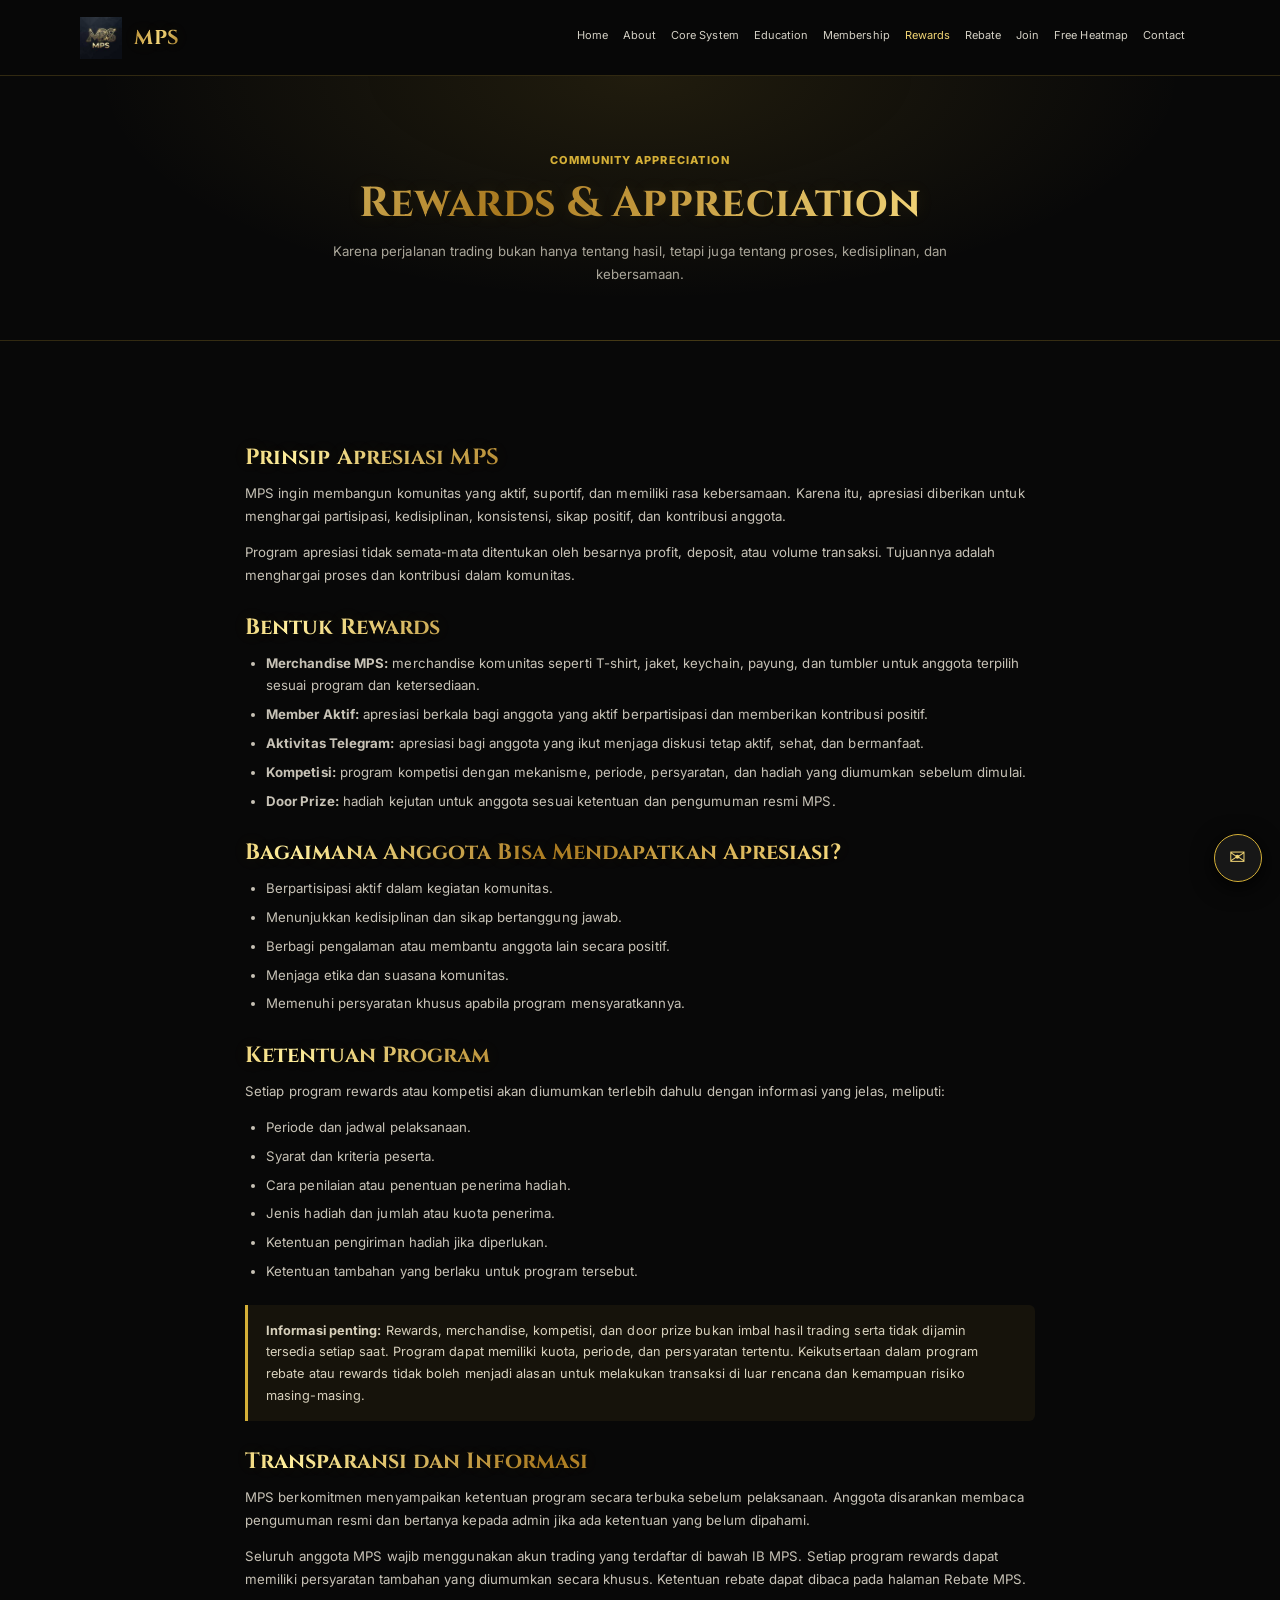
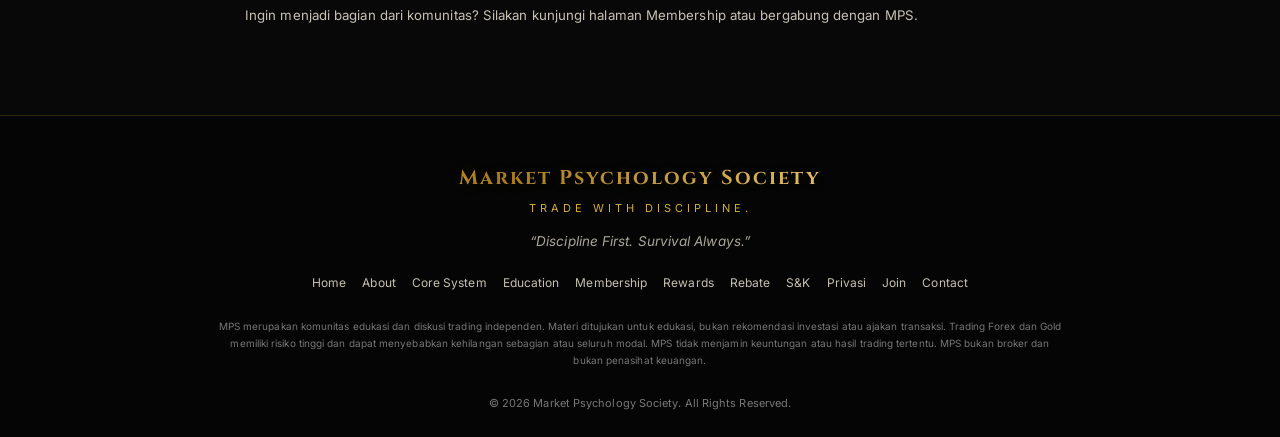
<file: rewards.html>
<!DOCTYPE html>  <html lang="id">  
<head>  
  <meta charset="UTF-8">  
  <meta name="viewport" content="width=device-width, initial-scale=1">  
  <meta name="description" content="Program rewards, merchandise, kompetisi, dan apresiasi anggota Market Psychology Society.">  
  <meta name="theme-color" content="#080808">
  <link rel="manifest" href="./manifest.webmanifest">
  <meta name="mobile-web-app-capable" content="yes">
  <meta name="apple-mobile-web-app-capable" content="yes">
  <meta name="apple-mobile-web-app-status-bar-style" content="black-translucent">
  <meta name="apple-mobile-web-app-title" content="MPS">
  <link rel="apple-touch-icon" href="./assets/mps-app-icon-512.png">  
  <title>Rewards | Market Psychology Society</title>  
  <link rel="icon" href="assets/favicon.svg?v=20261104-2" type="image/svg+xml">  
  <link rel="stylesheet" href="css/style.css?v=mps-cta-shine-fix-20261106">  
</head>  
<body>  <nav class="navbar" aria-label="Navigasi utama">  
  <a href="index.html" class="nav-brand"><img src="assets/logo.svg?v=20261104-2" alt="">MPS</a>  
  <button class="nav-toggle" id="navToggle" aria-label="Buka menu" aria-expanded="false" aria-controls="navLinks">☰</button>  
  <ul class="nav-links" id="navLinks">  
    <li><a href="index.html">Home</a></li>  
    <li><a href="about.html">About</a></li>  
    <li><a href="system.html">Core System</a></li>  
    <li><a href="education.html">Education</a></li>  
    <li><a href="membership.html">Membership</a></li>  
    <li><a href="rewards.html">Rewards</a></li>  
    <li><a href="rebate.html">Rebate</a></li>  
    <li><a href="join.html">Join</a></li>  
    <li><a href="heatmap.html">Free Heatmap</a></li><li><a href="contact.html">Contact</a></li>  
  
    <li><button class="nav-join pwa-install-btn" id="installMpsApp" type="button" hidden>Install MPS App</button></li>
  </ul>  
</nav>  <header class="page-head">  
  <div class="eyebrow">Community Appreciation</div>  
  <h1>Rewards &amp; Appreciation</h1>  
  <p>Karena perjalanan trading bukan hanya tentang hasil, tetapi juga tentang proses, kedisiplinan, dan kebersamaan.</p>  
</header>  <section>  
  <div class="container content">  <h2>Prinsip Apresiasi MPS</h2>  
<p>MPS ingin membangun komunitas yang aktif, suportif, dan memiliki rasa kebersamaan. Karena itu, apresiasi diberikan untuk menghargai partisipasi, kedisiplinan, konsistensi, sikap positif, dan kontribusi anggota.</p>  
<p>Program apresiasi tidak semata-mata ditentukan oleh besarnya profit, deposit, atau volume transaksi. Tujuannya adalah menghargai proses dan kontribusi dalam komunitas.</p>  

<h2>Bentuk Rewards</h2>  
<ul>  
  <li><strong>Merchandise MPS:</strong> merchandise komunitas seperti T-shirt, jaket, keychain, payung, dan tumbler untuk anggota terpilih sesuai program dan ketersediaan.</li>  
  <li><strong>Member Aktif:</strong> apresiasi berkala bagi anggota yang aktif berpartisipasi dan memberikan kontribusi positif.</li>  
  <li><strong>Aktivitas Telegram:</strong> apresiasi bagi anggota yang ikut menjaga diskusi tetap aktif, sehat, dan bermanfaat.</li>  
  <li><strong>Kompetisi:</strong> program kompetisi dengan mekanisme, periode, persyaratan, dan hadiah yang diumumkan sebelum dimulai.</li>  
  <li><strong>Door Prize:</strong> hadiah kejutan untuk anggota sesuai ketentuan dan pengumuman resmi MPS.</li>  
</ul>  

<h2>Bagaimana Anggota Bisa Mendapatkan Apresiasi?</h2>  
<ul>  
  <li>Berpartisipasi aktif dalam kegiatan komunitas.</li>  
  <li>Menunjukkan kedisiplinan dan sikap bertanggung jawab.</li>  
  <li>Berbagi pengalaman atau membantu anggota lain secara positif.</li>  
  <li>Menjaga etika dan suasana komunitas.</li>  
  <li>Memenuhi persyaratan khusus apabila program mensyaratkannya.</li>  
</ul>  

<h2>Ketentuan Program</h2>  
<p>Setiap program rewards atau kompetisi akan diumumkan terlebih dahulu dengan informasi yang jelas, meliputi:</p>  
<ul>  
  <li>Periode dan jadwal pelaksanaan.</li>  
  <li>Syarat dan kriteria peserta.</li>  
  <li>Cara penilaian atau penentuan penerima hadiah.</li>  
  <li>Jenis hadiah dan jumlah atau kuota penerima.</li>  
  <li>Ketentuan pengiriman hadiah jika diperlukan.</li>  
  <li>Ketentuan tambahan yang berlaku untuk program tersebut.</li>  
</ul>  

<div class="notice">  
  <strong>Informasi penting:</strong> Rewards, merchandise, kompetisi, dan door prize bukan imbal hasil trading serta tidak dijamin tersedia setiap saat. Program dapat memiliki kuota, periode, dan persyaratan tertentu. Keikutsertaan dalam program rebate atau rewards tidak boleh menjadi alasan untuk melakukan transaksi di luar rencana dan kemampuan risiko masing-masing.  
</div>  

<h2>Transparansi dan Informasi</h2>  
<p>MPS berkomitmen menyampaikan ketentuan program secara terbuka sebelum pelaksanaan. Anggota disarankan membaca pengumuman resmi dan bertanya kepada admin jika ada ketentuan yang belum dipahami.</p>  
<p>Seluruh anggota MPS wajib menggunakan akun trading yang terdaftar di bawah IB MPS. Setiap program rewards dapat memiliki persyaratan tambahan yang diumumkan secara khusus. Ketentuan rebate dapat dibaca pada halaman <a href="rebate.html">Rebate MPS</a>.</p>  

<p>Ingin menjadi bagian dari komunitas? Silakan kunjungi halaman <a href="membership.html">Membership</a> atau <a href="join.html">bergabung dengan MPS</a>.</p>

  </div>  
</section>  <footer class="footer">  
  <div class="footer-brand" data-brand="name">Market Psychology Society</div>  
  <div class="footer-tag" data-brand="tagline">TRADE WITH DISCIPLINE.</div>  
  <div class="footer-quote">“Discipline First. Survival Always.”</div>  
  <div class="footer-links">  
    <a href="index.html">Home</a>  
    <a href="about.html">About</a>  
    <a href="system.html">Core System</a>  
    <a href="education.html">Education</a>  
    <a href="membership.html">Membership</a>  
    <a href="rewards.html">Rewards</a>  
    <a href="rebate.html">Rebate</a>  
    <a href="terms.html">S&amp;K</a>  
    <a href="privacy.html">Privasi</a>  
    <a href="join.html">Join</a>  
    <a href="contact.html">Contact</a>  
  </div>  
  <p class="footer-disclaimer">  
    MPS merupakan komunitas edukasi dan diskusi trading independen. Materi ditujukan untuk edukasi, bukan rekomendasi investasi atau ajakan transaksi. Trading Forex dan Gold memiliki risiko tinggi dan dapat menyebabkan kehilangan sebagian atau seluruh modal. MPS tidak menjamin keuntungan atau hasil trading tertentu. MPS bukan broker dan bukan penasihat keuangan.  
  </p>  
  <div class="footer-copy" id="year">© 2026 Market Psychology Society. All Rights Reserved.</div>  
</footer>  <div class="float-chat">  
  <a href="mailto:ndhisolasi.music@gmail.com?subject=Pertanyaan%20untuk%20Admin%20MPS" aria-label="Hubungi MPS melalui Email">✉</a>  
</div>  <script src="config.js"></script>  <script src="js/main.js"></script>  
<script>
(()=>{
  const btn=document.getElementById('installMpsApp');
  const isStandalone=()=>window.matchMedia('(display-mode: standalone)').matches||window.navigator.standalone===true;
  if(!('serviceWorker' in navigator))return;
  window.addEventListener('load',()=>navigator.serviceWorker.register('./sw.js',{scope:'./'}).catch(()=>{}));
  if(!btn||isStandalone())return;
  let installPrompt=null;
  const ua=navigator.userAgent||'';
  const isAppleMobile=/iPhone|iPad|iPod/i.test(ua)||(navigator.platform==='MacIntel'&&navigator.maxTouchPoints>1);
  if(isAppleMobile){btn.hidden=false;btn.addEventListener('click',()=>alert('Untuk memasang MPS di iPhone/iPad:\n1. Buka MPS melalui Safari.\n2. Tekan tombol Share/Bagikan.\n3. Pilih “Add to Home Screen” / “Tambahkan ke Layar Utama”.\n4. Tekan Add / Tambahkan.'));}
  window.addEventListener('beforeinstallprompt',event=>{event.preventDefault();installPrompt=event;btn.hidden=false;});
  btn.addEventListener('click',async()=>{
    if(isAppleMobile)return;
    if(!installPrompt){alert('Jika opsi instalasi belum muncul, buka menu browser lalu pilih “Install app” atau “Tambahkan ke layar utama”.');return;}
    installPrompt.prompt();
    try{const choice=await installPrompt.userChoice;if(choice&&choice.outcome==='accepted')btn.hidden=true;}catch(_){}
    installPrompt=null;
  });
  window.addEventListener('appinstalled',()=>{btn.hidden=true;installPrompt=null;});
})();
</script>
</body>  
</html>
</file>
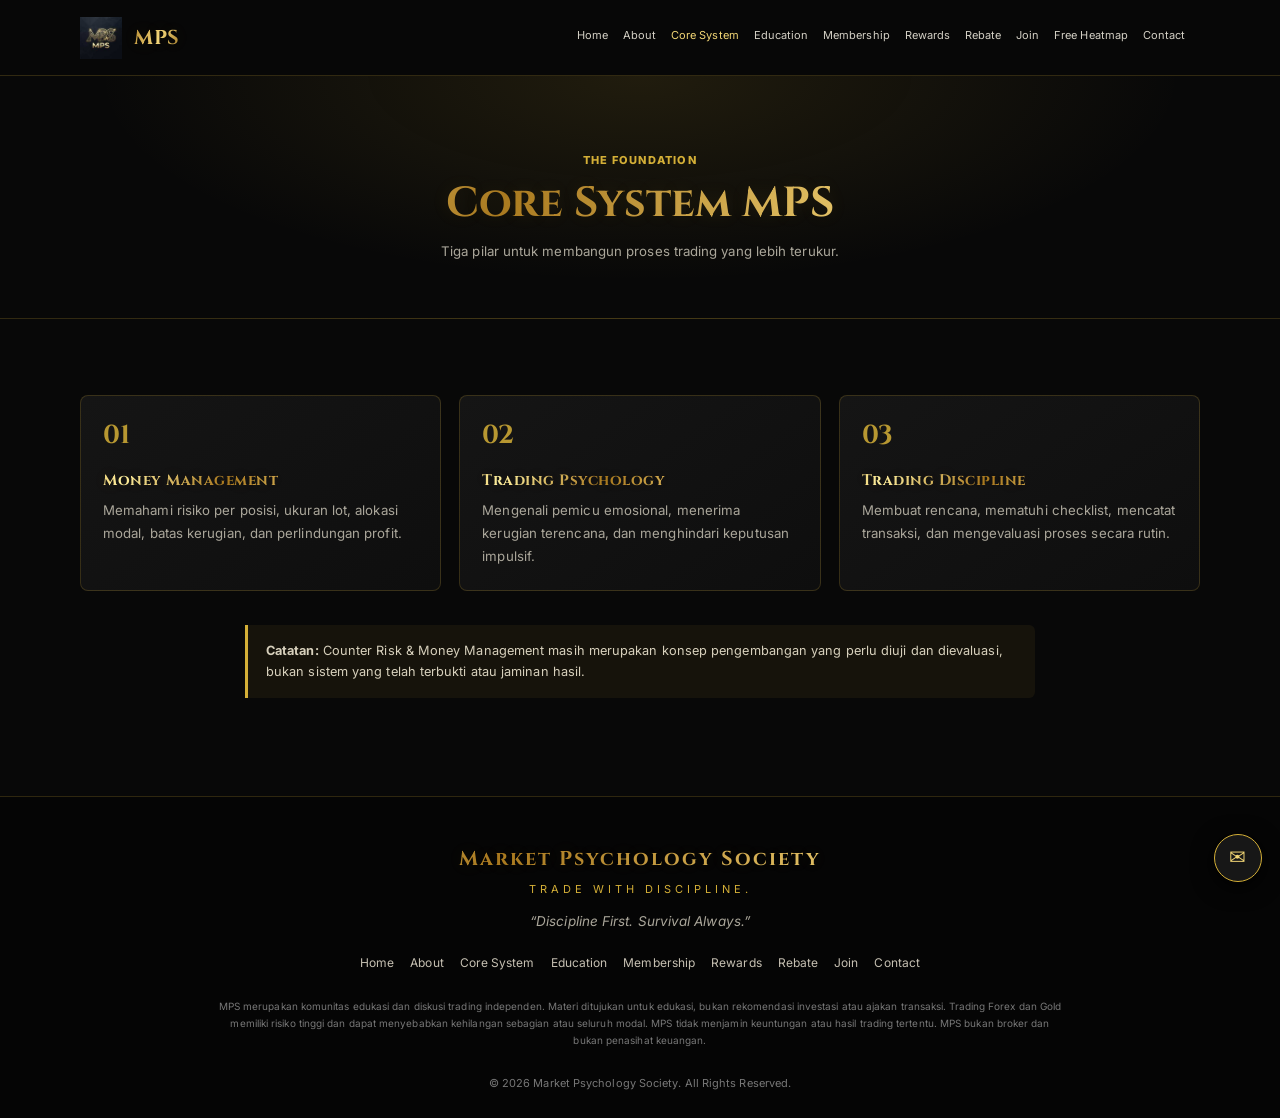
<file: system.html>
<!DOCTYPE html>
<html lang="id">
<head>
  <meta charset="UTF-8">
  <meta name="viewport" content="width=device-width, initial-scale=1">
  <meta name="description" content="Tiga pilar utama MPS: money management, trading psychology, dan trading discipline.">
  <meta name="theme-color" content="#080808">
  <link rel="manifest" href="./manifest.webmanifest">
  <meta name="mobile-web-app-capable" content="yes">
  <meta name="apple-mobile-web-app-capable" content="yes">
  <meta name="apple-mobile-web-app-status-bar-style" content="black-translucent">
  <meta name="apple-mobile-web-app-title" content="MPS">
  <link rel="apple-touch-icon" href="./assets/mps-app-icon-512.png">
  <title>Core System | Market Psychology Society</title>
  <link rel="icon" href="assets/favicon.svg?v=20261104-2" type="image/svg+xml">
  <link rel="stylesheet" href="css/style.css?v=mps-cta-shine-fix-20261106">
</head>
<body>
<nav class="navbar" aria-label="Navigasi utama">
  <a href="index.html" class="nav-brand"><img src="assets/logo.svg?v=20261104-2" alt="">MPS</a>
  <button class="nav-toggle" id="navToggle" aria-label="Buka menu" aria-expanded="false" aria-controls="navLinks">☰</button>
  <ul class="nav-links" id="navLinks"><li><a href="index.html">Home</a></li><li><a href="about.html">About</a></li><li><a href="system.html">Core System</a></li><li><a href="education.html">Education</a></li><li><a href="membership.html">Membership</a></li><li><a href="rewards.html">Rewards</a></li><li><a href="rebate.html">Rebate</a></li><li><a href="join.html">Join</a></li><li><a href="heatmap.html">Free Heatmap</a></li><li><a href="contact.html">Contact</a></li>
    <li><button class="nav-join pwa-install-btn" id="installMpsApp" type="button" hidden>Install MPS App</button></li>
  </ul>
</nav>
<header class="page-head"><div class="eyebrow">The Foundation</div><h1>Core System MPS</h1><p>Tiga pilar untuk membangun proses trading yang lebih terukur.</p></header>
<section><div class="container grid grid-3"><article class="card"><div class="card-num">01</div><h3>Money Management</h3><p>Memahami risiko per posisi, ukuran lot, alokasi modal, batas kerugian, dan perlindungan profit.</p></article><article class="card"><div class="card-num">02</div><h3>Trading Psychology</h3><p>Mengenali pemicu emosional, menerima kerugian terencana, dan menghindari keputusan impulsif.</p></article><article class="card"><div class="card-num">03</div><h3>Trading Discipline</h3><p>Membuat rencana, mematuhi checklist, mencatat transaksi, dan mengevaluasi proses secara rutin.</p></article></div><div class="container content mt-4"><div class="notice"><strong>Catatan:</strong> Counter Risk &amp; Money Management masih merupakan konsep pengembangan yang perlu diuji dan dievaluasi, bukan sistem yang telah terbukti atau jaminan hasil.</div></div></section>
<footer class="footer">
  <div class="footer-brand" data-brand="name">Market Psychology Society</div>
  <div class="footer-tag" data-brand="tagline">TRADE WITH DISCIPLINE.</div>
  <div class="footer-quote">“Discipline First. Survival Always.”</div>
  <div class="footer-links"><a href="index.html">Home</a><a href="about.html">About</a><a href="system.html">Core System</a><a href="education.html">Education</a><a href="membership.html">Membership</a><a href="rewards.html">Rewards</a><a href="rebate.html">Rebate</a><a href="join.html">Join</a><a href="contact.html">Contact</a></div>
  <p class="footer-disclaimer">MPS merupakan komunitas edukasi dan diskusi trading independen. Materi ditujukan untuk edukasi, bukan rekomendasi investasi atau ajakan transaksi. Trading Forex dan Gold memiliki risiko tinggi dan dapat menyebabkan kehilangan sebagian atau seluruh modal. MPS tidak menjamin keuntungan atau hasil trading tertentu. MPS bukan broker dan bukan penasihat keuangan.</p>
  <div class="footer-copy" id="year">© 2026 Market Psychology Society. All Rights Reserved.</div>
</footer>
<div class="float-chat"><a href="mailto:ndhisolasi.music@gmail.com?subject=Pertanyaan%20untuk%20Admin%20MPS" aria-label="Hubungi MPS melalui Email">✉</a></div>
<script src="config.js"></script>
<script src="js/main.js"></script>


<script>
(()=>{
  const btn=document.getElementById('installMpsApp');
  const isStandalone=()=>window.matchMedia('(display-mode: standalone)').matches||window.navigator.standalone===true;
  if(!('serviceWorker' in navigator))return;
  window.addEventListener('load',()=>navigator.serviceWorker.register('./sw.js',{scope:'./'}).catch(()=>{}));
  if(!btn||isStandalone())return;
  let installPrompt=null;
  const ua=navigator.userAgent||'';
  const isAppleMobile=/iPhone|iPad|iPod/i.test(ua)||(navigator.platform==='MacIntel'&&navigator.maxTouchPoints>1);
  if(isAppleMobile){btn.hidden=false;btn.addEventListener('click',()=>alert('Untuk memasang MPS di iPhone/iPad:\n1. Buka MPS melalui Safari.\n2. Tekan tombol Share/Bagikan.\n3. Pilih “Add to Home Screen” / “Tambahkan ke Layar Utama”.\n4. Tekan Add / Tambahkan.'));}
  window.addEventListener('beforeinstallprompt',event=>{event.preventDefault();installPrompt=event;btn.hidden=false;});
  btn.addEventListener('click',async()=>{
    if(isAppleMobile)return;
    if(!installPrompt){alert('Jika opsi instalasi belum muncul, buka menu browser lalu pilih “Install app” atau “Tambahkan ke layar utama”.');return;}
    installPrompt.prompt();
    try{const choice=await installPrompt.userChoice;if(choice&&choice.outcome==='accepted')btn.hidden=true;}catch(_){}
    installPrompt=null;
  });
  window.addEventListener('appinstalled',()=>{btn.hidden=true;installPrompt=null;});
})();
</script>
</body></html>
</file>
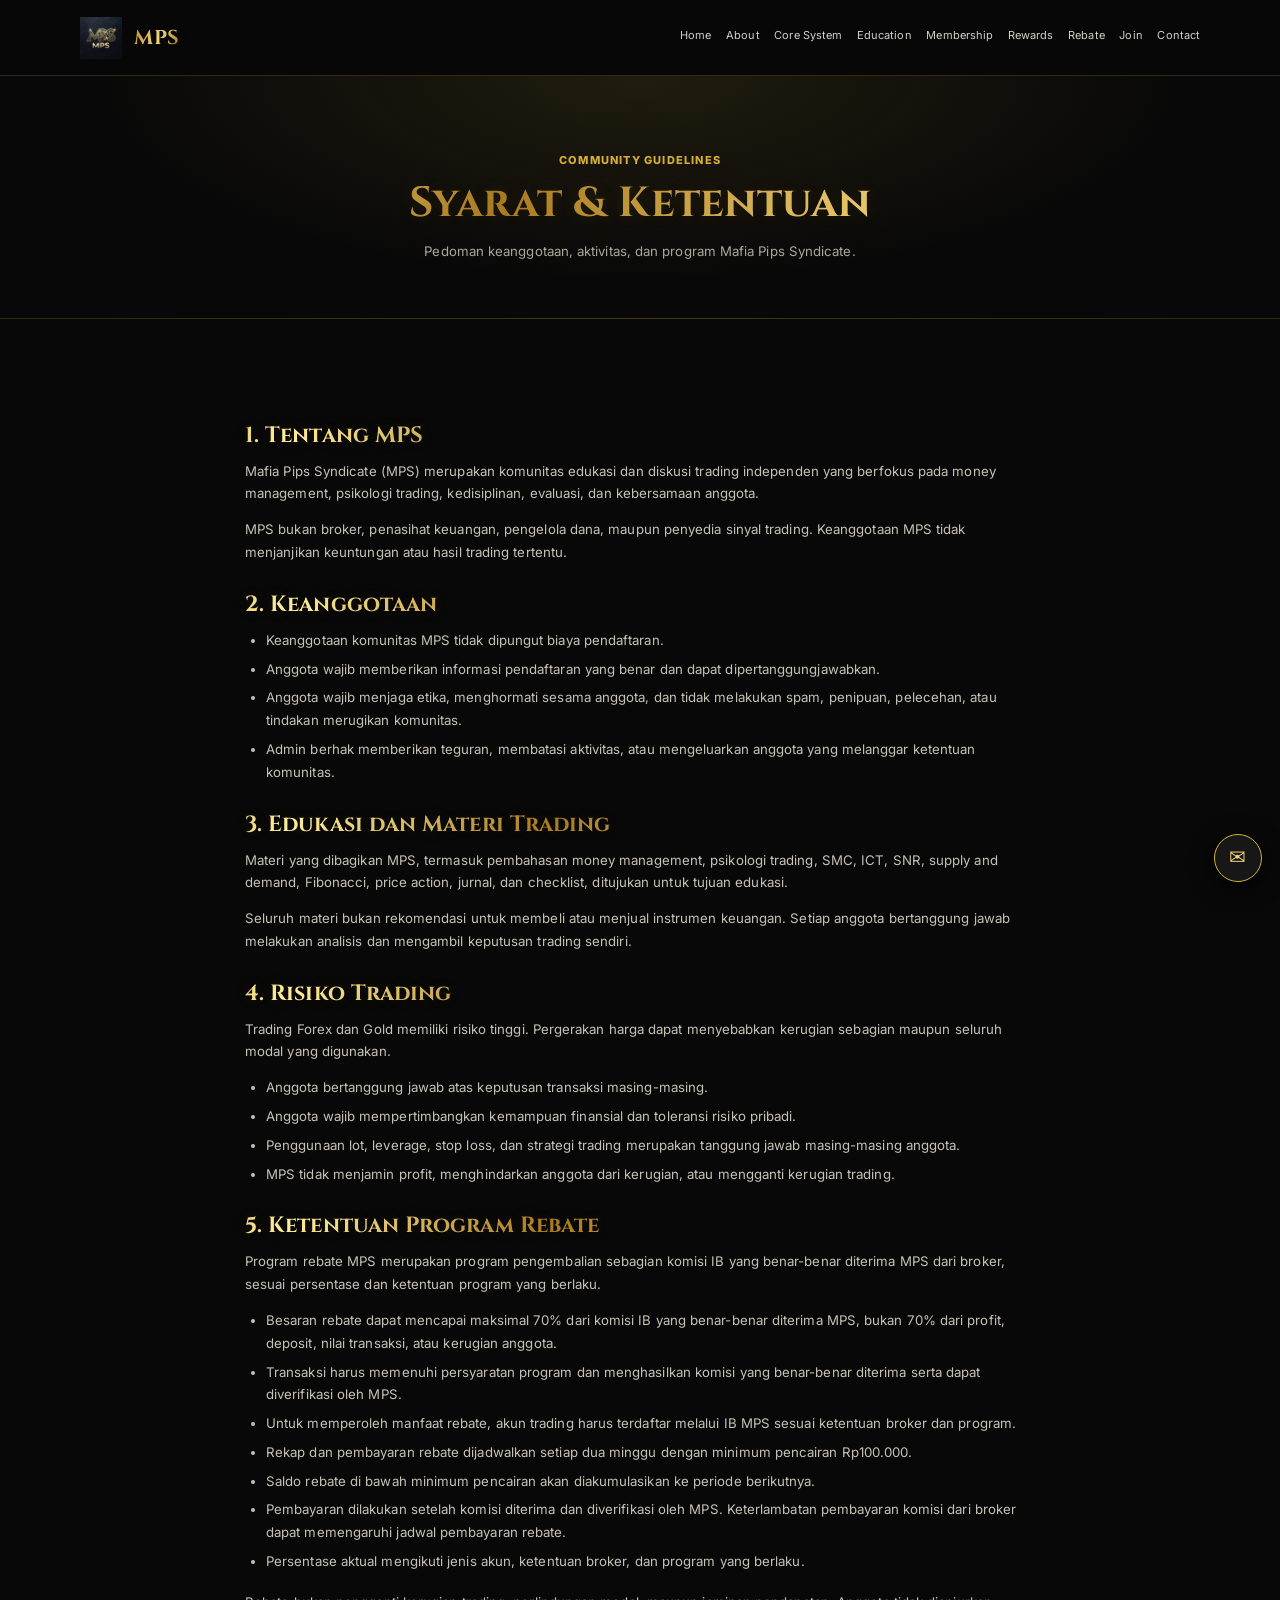
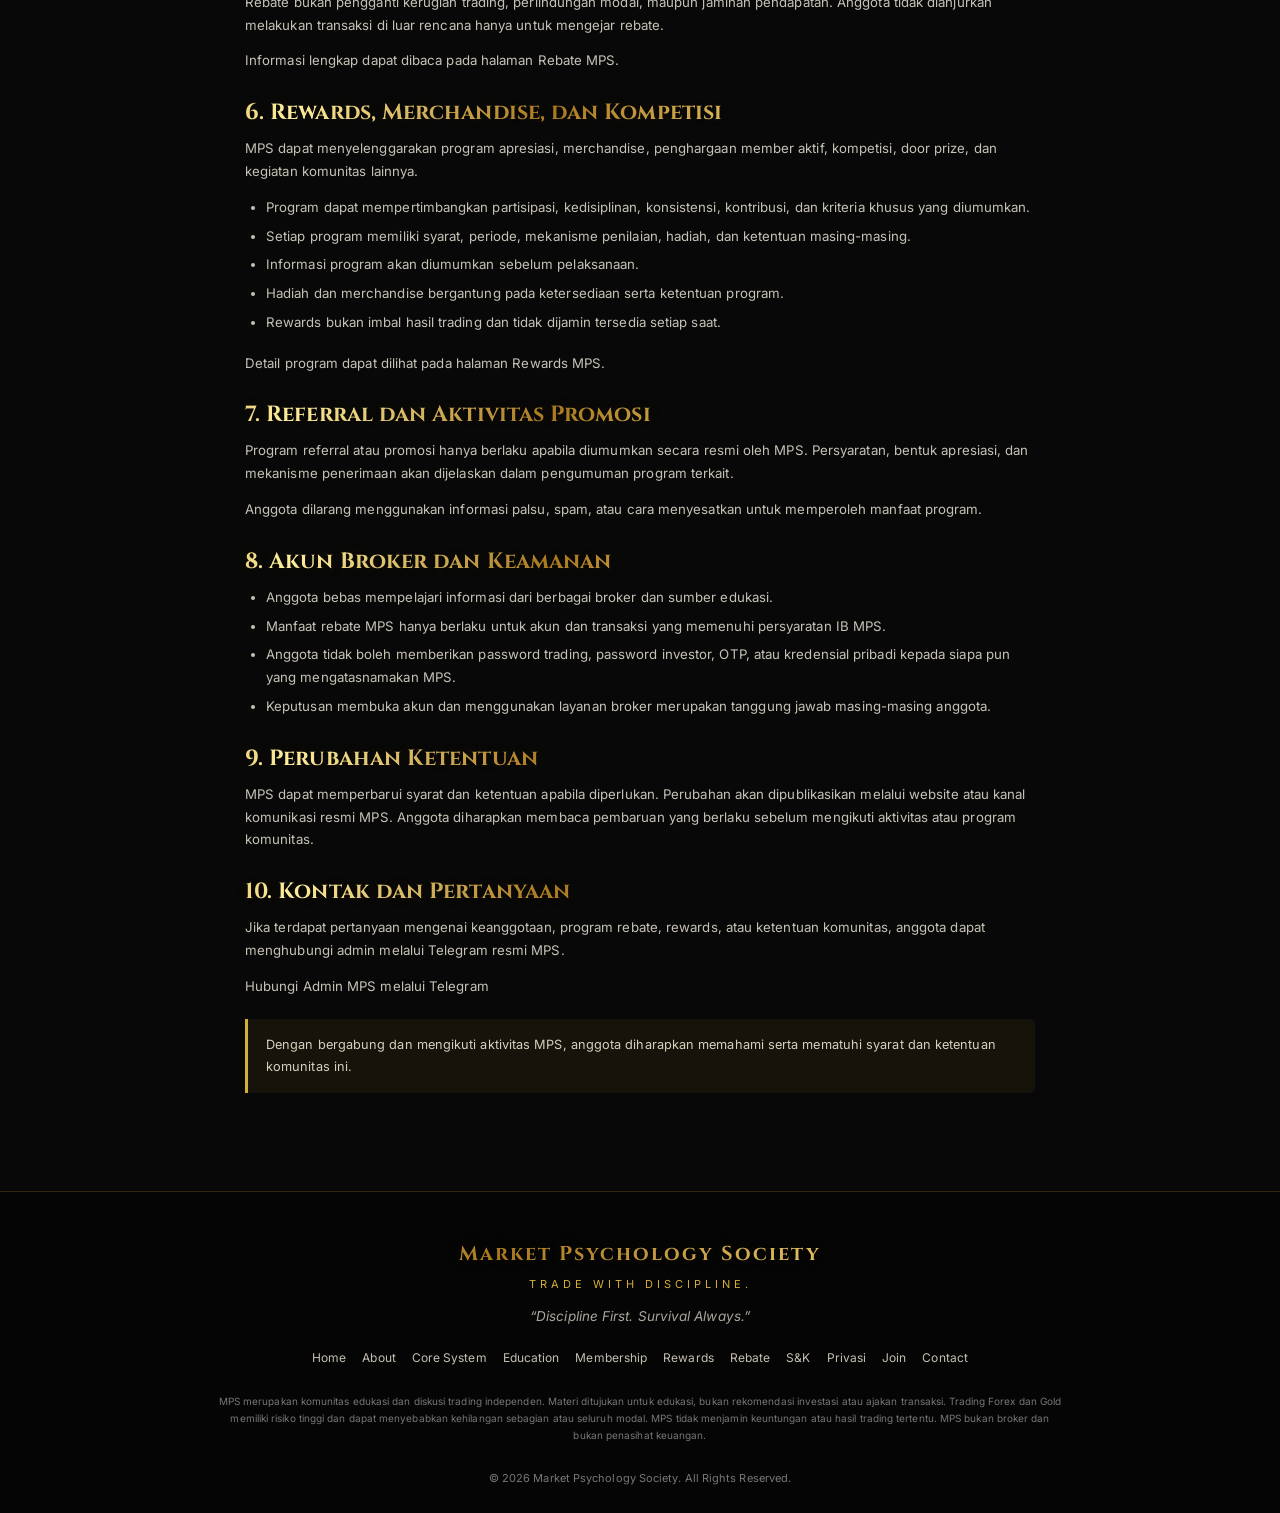
<file: Terms.html>
<!DOCTYPE html>
<html lang="id">
<head>
  <meta charset="UTF-8">
  <meta name="viewport" content="width=device-width, initial-scale=1">
  <meta name="description" content="Syarat dan ketentuan keanggotaan, program, dan aktivitas Mafia Pips Syndicate.">
  <meta name="theme-color" content="#080808">
  <title>Syarat & Ketentuan | Mafia Pips Syndicate</title>
  <link rel="icon" href="assets/favicon.svg" type="image/svg+xml">
  <link rel="stylesheet" href="css/style.css">
</head>
<body>

<nav class="navbar" aria-label="Navigasi utama">
  <a href="index.html" class="nav-brand"><img src="assets/logo.svg" alt="">MPS</a>
  <button class="nav-toggle" id="navToggle" aria-label="Buka menu" aria-expanded="false" aria-controls="navLinks">☰</button>
  <ul class="nav-links" id="navLinks">
    <li><a href="index.html">Home</a></li>
    <li><a href="about.html">About</a></li>
    <li><a href="system.html">Core System</a></li>
    <li><a href="education.html">Education</a></li>
    <li><a href="membership.html">Membership</a></li>
    <li><a href="rewards.html">Rewards</a></li>
    <li><a href="rebate.html">Rebate</a></li>
    <li><a href="join.html">Join</a></li>
    <li><a href="contact.html">Contact</a></li>
  </ul>
</nav>

<header class="page-head">
  <div class="eyebrow">Community Guidelines</div>
  <h1>Syarat &amp; Ketentuan</h1>
  <p>Pedoman keanggotaan, aktivitas, dan program Mafia Pips Syndicate.</p>
</header>

<section>
  <div class="container content">

    <h2>1. Tentang MPS</h2>
    <p>Mafia Pips Syndicate (MPS) merupakan komunitas edukasi dan diskusi trading independen yang berfokus pada money management, psikologi trading, kedisiplinan, evaluasi, dan kebersamaan anggota.</p>
    <p>MPS bukan broker, penasihat keuangan, pengelola dana, maupun penyedia sinyal trading. Keanggotaan MPS tidak menjanjikan keuntungan atau hasil trading tertentu.</p>

    <h2>2. Keanggotaan</h2>
    <ul>
      <li>Keanggotaan komunitas MPS tidak dipungut biaya pendaftaran.</li>
      <li>Anggota wajib memberikan informasi pendaftaran yang benar dan dapat dipertanggungjawabkan.</li>
      <li>Anggota wajib menjaga etika, menghormati sesama anggota, dan tidak melakukan spam, penipuan, pelecehan, atau tindakan merugikan komunitas.</li>
      <li>Admin berhak memberikan teguran, membatasi aktivitas, atau mengeluarkan anggota yang melanggar ketentuan komunitas.</li>
    </ul>

    <h2>3. Edukasi dan Materi Trading</h2>
    <p>Materi yang dibagikan MPS, termasuk pembahasan money management, psikologi trading, SMC, ICT, SNR, supply and demand, Fibonacci, price action, jurnal, dan checklist, ditujukan untuk tujuan edukasi.</p>
    <p>Seluruh materi bukan rekomendasi untuk membeli atau menjual instrumen keuangan. Setiap anggota bertanggung jawab melakukan analisis dan mengambil keputusan trading sendiri.</p>

    <h2>4. Risiko Trading</h2>
    <p>Trading Forex dan Gold memiliki risiko tinggi. Pergerakan harga dapat menyebabkan kerugian sebagian maupun seluruh modal yang digunakan.</p>
    <ul>
      <li>Anggota bertanggung jawab atas keputusan transaksi masing-masing.</li>
      <li>Anggota wajib mempertimbangkan kemampuan finansial dan toleransi risiko pribadi.</li>
      <li>Penggunaan lot, leverage, stop loss, dan strategi trading merupakan tanggung jawab masing-masing anggota.</li>
      <li>MPS tidak menjamin profit, menghindarkan anggota dari kerugian, atau mengganti kerugian trading.</li>
    </ul>

    <h2>5. Ketentuan Program Rebate</h2>
    <p>Program rebate MPS merupakan program pengembalian sebagian komisi IB yang benar-benar diterima MPS dari broker, sesuai persentase dan ketentuan program yang berlaku.</p>
    <ul>
      <li>Besaran rebate dapat mencapai maksimal 70% dari komisi IB yang benar-benar diterima MPS, bukan 70% dari profit, deposit, nilai transaksi, atau kerugian anggota.</li>
      <li>Transaksi harus memenuhi persyaratan program dan menghasilkan komisi yang benar-benar diterima serta dapat diverifikasi oleh MPS.</li>
      <li>Untuk memperoleh manfaat rebate, akun trading harus terdaftar melalui IB MPS sesuai ketentuan broker dan program.</li>
      <li>Rekap dan pembayaran rebate dijadwalkan setiap dua minggu dengan minimum pencairan Rp100.000.</li>
      <li>Saldo rebate di bawah minimum pencairan akan diakumulasikan ke periode berikutnya.</li>
      <li>Pembayaran dilakukan setelah komisi diterima dan diverifikasi oleh MPS. Keterlambatan pembayaran komisi dari broker dapat memengaruhi jadwal pembayaran rebate.</li>
      <li>Persentase aktual mengikuti jenis akun, ketentuan broker, dan program yang berlaku.</li>
    </ul>
    <p>Rebate bukan pengganti kerugian trading, perlindungan modal, maupun jaminan pendapatan. Anggota tidak dianjurkan melakukan transaksi di luar rencana hanya untuk mengejar rebate.</p>
    <p>Informasi lengkap dapat dibaca pada halaman <a href="rebate.html">Rebate MPS</a>.</p>

    <h2>6. Rewards, Merchandise, dan Kompetisi</h2>
    <p>MPS dapat menyelenggarakan program apresiasi, merchandise, penghargaan member aktif, kompetisi, door prize, dan kegiatan komunitas lainnya.</p>
    <ul>
      <li>Program dapat mempertimbangkan partisipasi, kedisiplinan, konsistensi, kontribusi, dan kriteria khusus yang diumumkan.</li>
      <li>Setiap program memiliki syarat, periode, mekanisme penilaian, hadiah, dan ketentuan masing-masing.</li>
      <li>Informasi program akan diumumkan sebelum pelaksanaan.</li>
      <li>Hadiah dan merchandise bergantung pada ketersediaan serta ketentuan program.</li>
      <li>Rewards bukan imbal hasil trading dan tidak dijamin tersedia setiap saat.</li>
    </ul>
    <p>Detail program dapat dilihat pada halaman <a href="rewards.html">Rewards MPS</a>.</p>

    <h2>7. Referral dan Aktivitas Promosi</h2>
    <p>Program referral atau promosi hanya berlaku apabila diumumkan secara resmi oleh MPS. Persyaratan, bentuk apresiasi, dan mekanisme penerimaan akan dijelaskan dalam pengumuman program terkait.</p>
    <p>Anggota dilarang menggunakan informasi palsu, spam, atau cara menyesatkan untuk memperoleh manfaat program.</p>

    <h2>8. Akun Broker dan Keamanan</h2>
    <ul>
      <li>Anggota bebas mempelajari informasi dari berbagai broker dan sumber edukasi.</li>
      <li>Manfaat rebate MPS hanya berlaku untuk akun dan transaksi yang memenuhi persyaratan IB MPS.</li>
      <li>Anggota tidak boleh memberikan password trading, password investor, OTP, atau kredensial pribadi kepada siapa pun yang mengatasnamakan MPS.</li>
      <li>Keputusan membuka akun dan menggunakan layanan broker merupakan tanggung jawab masing-masing anggota.</li>
    </ul>

    <h2>9. Perubahan Ketentuan</h2>
    <p>MPS dapat memperbarui syarat dan ketentuan apabila diperlukan. Perubahan akan dipublikasikan melalui website atau kanal komunikasi resmi MPS. Anggota diharapkan membaca pembaruan yang berlaku sebelum mengikuti aktivitas atau program komunitas.</p>

    <h2>10. Kontak dan Pertanyaan</h2>
    <p>Jika terdapat pertanyaan mengenai keanggotaan, program rebate, rewards, atau ketentuan komunitas, anggota dapat menghubungi admin melalui Telegram resmi MPS.</p>
    <p><a href="https://t.me/Ndhisolasi" target="_blank" rel="noopener">Hubungi Admin MPS melalui Telegram</a></p>

    <div class="notice">
      Dengan bergabung dan mengikuti aktivitas MPS, anggota diharapkan memahami serta mematuhi syarat dan ketentuan komunitas ini.
    </div>

  </div>
</section>

<footer class="footer">
  <div class="footer-brand" data-brand="name">Mafia Pips Syndicate</div>
  <div class="footer-tag" data-brand="tagline">TRADE WITH DISCIPLINE.</div>
  <div class="footer-quote">“Discipline First. Survival Always.”</div>
  <div class="footer-links">
    <a href="index.html">Home</a>
    <a href="about.html">About</a>
    <a href="system.html">Core System</a>
    <a href="education.html">Education</a>
    <a href="membership.html">Membership</a>
    <a href="rewards.html">Rewards</a>
    <a href="rebate.html">Rebate</a>
    <a href="terms.html">S&amp;K</a>
    <a href="privacy.html">Privasi</a>
    <a href="join.html">Join</a>
    <a href="contact.html">Contact</a>
  </div>
  <p class="footer-disclaimer">
    MPS merupakan komunitas edukasi dan diskusi trading independen. Materi ditujukan untuk edukasi, bukan rekomendasi investasi atau ajakan transaksi. Trading Forex dan Gold memiliki risiko tinggi dan dapat menyebabkan kehilangan sebagian atau seluruh modal. MPS tidak menjamin keuntungan atau hasil trading tertentu. MPS bukan broker dan bukan penasihat keuangan.
  </p>
  <div class="footer-copy" id="year">© 2026 Mafia Pips Syndicate. All Rights Reserved.</div>
</footer>

<div class="float-chat">
  <a href="#" data-link="whatsapp" aria-label="Hubungi MPS melalui WhatsApp" target="_blank" rel="noopener">✉</a>
</div>

<script src="config.js"></script>
<script src="js/main.js"></script>
</body>
</html>
</file>
<file: css/style.css>
@import url('https://fonts.googleapis.com/css2?family=Cinzel:wght@600;700;800&family=Inter:wght@400;500;600;700;800&display=swap');
:root{--bg:#080808;--panel:#111;--panel2:#171717;--gold:#d4af37;--gold2:#f2d675;--text:#f4f1e8;--muted:#aaa69a;--line:rgba(212,175,55,.2);--max:1120px;--head:'Cinzel',serif;--body:'Inter',sans-serif}
*{box-sizing:border-box}html{scroll-behavior:smooth}body{margin:0;background:var(--bg);color:var(--text);font:400 15px/1.7 var(--body)}a{color:inherit;text-decoration:none}img{max-width:100%;display:block}button,input,textarea,select{font:inherit}.container{width:min(var(--max),calc(100% - 40px));margin:auto}.navbar{height:76px;position:sticky;top:0;z-index:20;display:flex;align-items:center;justify-content:space-between;padding:0 max(20px,calc((100% - var(--max))/2));background:rgba(8,8,8,.94);border-bottom:1px solid var(--line);backdrop-filter:blur(14px)}.nav-brand{display:flex;align-items:center;gap:10px;font:700 20px var(--head);letter-spacing:2px;color:var(--gold2)}.nav-brand img{width:42px;height:42px}.nav-links{display:flex;align-items:center;gap:19px;list-style:none;padding:0;margin:0}.nav-links a{font-size:12px;color:#d4d0c5;transition:.2s}.nav-links a:hover,.nav-links a.active{color:var(--gold2)}.nav-toggle{display:none;background:none;border:1px solid var(--line);color:var(--gold2);border-radius:8px;padding:7px 11px;font-size:20px}.hero{min-height:610px;display:grid;place-items:center;text-align:center;padding:90px 20px;background:radial-gradient(ellipse at 50% 25%,rgba(212,175,55,.15),transparent 48%),linear-gradient(rgba(8,8,8,.7),rgba(8,8,8,.98)),repeating-linear-gradient(135deg,transparent 0 40px,rgba(212,175,55,.025) 41px 42px)}.hero-content{max-width:850px}.hero-logo{width:112px;margin:0 auto 22px;filter:drop-shadow(0 0 24px rgba(212,175,55,.2))}.hero h1{font:800 clamp(32px,6vw,64px)/1.15 var(--head);letter-spacing:2px;margin:0;color:var(--gold2)}.tagline{letter-spacing:5px;font-size:13px;color:var(--gold);margin:17px 0}.headline{font:600 clamp(13px,2vw,17px) var(--head);letter-spacing:1.5px;margin:28px 0 12px}.desc{color:var(--muted);max-width:680px;margin:0 auto}.hero-btns{display:flex;justify-content:center;gap:13px;flex-wrap:wrap;margin-top:30px}.btn{display:inline-flex;justify-content:center;align-items:center;padding:12px 22px;border-radius:4px;font-weight:700;font-size:12px;letter-spacing:.7px;text-transform:uppercase;border:1px solid var(--gold);transition:.2s;cursor:pointer}.btn-gold{background:linear-gradient(135deg,var(--gold2),#b88a24);color:#100e08}.btn-outline{color:var(--gold2);background:transparent}.btn:hover{transform:translateY(-2px);box-shadow:0 8px 24px rgba(212,175,55,.13)}section{padding:76px 0}.section-head{text-align:center;max-width:720px;margin:0 auto 38px}.eyebrow,.badge{color:var(--gold);font-size:11px;font-weight:800;letter-spacing:2px;text-transform:uppercase}.section-head h2,.page-head h1{font:700 clamp(27px,4vw,42px)/1.2 var(--head);margin:10px 0;color:var(--gold2)}.section-head p,.muted{color:var(--muted)}.grid{display:grid;gap:18px}.grid-2{grid-template-columns:repeat(2,minmax(0,1fr))}.grid-3{grid-template-columns:repeat(3,minmax(0,1fr))}.card{background:linear-gradient(145deg,#151515,#0e0e0e);border:1px solid var(--line);padding:27px;border-radius:8px}.card-num{font:700 26px var(--head);color:var(--gold);opacity:.85}.card h3{font:700 16px var(--head);color:var(--gold2);letter-spacing:.5px}.card p{color:var(--muted);margin-bottom:0}.page-head{text-align:center;padding:75px 20px 55px;background:radial-gradient(ellipse at top,rgba(212,175,55,.12),transparent 60%);border-bottom:1px solid var(--line)}.page-head p{color:var(--muted);max-width:720px;margin:12px auto 0}.content{max-width:850px;margin:auto}.content h2,.content h3{color:var(--gold2);font-family:var(--head)}.content p,.content li{color:#c7c2b6}.content ul{padding-left:22px}.notice{border-left:3px solid var(--gold);background:rgba(212,175,55,.07);padding:17px 20px;color:#d7d0bc;border-radius:0 6px 6px 0;margin:22px 0}.pill{display:inline-block;border:1px solid var(--line);padding:5px 10px;border-radius:30px;color:var(--gold2);font-size:11px}.text-center{text-align:center}.mt-3{margin-top:24px}.mt-4{margin-top:34px}.split{display:grid;grid-template-columns:1.2fr .8fr;gap:30px;align-items:start}.form-card{max-width:720px;margin:auto;background:var(--panel);border:1px solid var(--line);padding:28px;border-radius:8px}.field{margin-bottom:17px}.field label{display:block;font-weight:600;font-size:13px;margin-bottom:6px}.field input,.field textarea,.field select{width:100%;background:#090909;color:var(--text);border:1px solid #39352a;border-radius:5px;padding:12px;outline:none}.field input:focus,.field textarea:focus,.field select:focus{border-color:var(--gold)}.field textarea{min-height:110px;resize:vertical}.checkline{display:flex;gap:10px;align-items:flex-start;color:var(--muted);font-size:12px}.checkline input{margin-top:5px}.form-message{margin-top:16px;padding:12px;border-radius:5px;display:none}.form-message.show{display:block}.form-message.info{background:#18202a;color:#cfe1f4}.form-message.error{background:#2a1717;color:#ffcccc}.form-message.success{background:#14251a;color:#c8f0d2}.contact-link{display:block;padding:15px;border:1px solid var(--line);border-radius:6px;margin:10px 0;color:var(--gold2)}.float-chat{position:fixed;right:18px;bottom:18px;z-index:15}.float-chat a{display:grid;place-items:center;width:48px;height:48px;border-radius:50%;background:#171717;border:1px solid var(--gold);color:var(--gold2);font-size:20px;box-shadow:0 5px 22px #000}.footer{padding:48px 20px 25px;border-top:1px solid var(--line);background:#050505;text-align:center}.footer-brand{font:700 20px var(--head);color:var(--gold2);letter-spacing:2px}.footer-tag{font-size:11px;letter-spacing:4px;color:var(--gold);margin-top:8px}.footer-quote{color:var(--muted);font-style:italic;margin:12px 0 20px}.footer-links{display:flex;justify-content:center;gap:16px;flex-wrap:wrap;margin:20px auto}.footer-links a{font-size:12px;color:#c6c0b2}.footer-disclaimer{max-width:850px;margin:25px auto;color:#777;font-size:10px;line-height:1.7}.footer-copy{font-size:11px;color:#777}.reveal{animation:fade .7s ease both}@keyframes fade{from{opacity:0;transform:translateY(12px)}to{opacity:1;transform:none}}:focus-visible{outline:2px solid var(--gold2);outline-offset:3px}
@media(max-width:900px){.nav-toggle{display:block}.nav-links{display:none;position:absolute;top:75px;left:0;right:0;background:#0b0b0b;border-bottom:1px solid var(--line);padding:15px 22px 22px;flex-direction:column;align-items:flex-start;gap:13px}.nav-links.open{display:flex}.grid-3{grid-template-columns:1fr 1fr}.navbar{padding:0 20px}}
@media(max-width:620px){.container{width:min(100% - 30px,var(--max))}.hero{min-height:560px;padding:70px 18px}.grid-2,.grid-3,.split{grid-template-columns:1fr}section{padding:58px 0}.card{padding:22px}.form-card{padding:20px}.tagline{letter-spacing:3px}.footer-links{gap:12px}}
@media(prefers-reduced-motion:reduce){*,*::before,*::after{scroll-behavior:auto!important;animation-duration:.01ms!important;animation-iteration-count:1!important;transition-duration:.01ms!important}}
/* MPS CAROUSEL */
.mps-slider {
  position: relative;
  width: 100%;
  max-width: 850px;
  margin: 0 auto 18px;
  overflow: hidden;
  border: 1px solid #b99142;
  border-radius: 14px;
  background: #151515;
}

.mps-slides {
  display: flex;
  width: 100%;
  transition: transform .6s ease;
}

.mps-slides img {
  flex: 0 0 100%;
  min-width: 100%;
  width: 100%;
  height: auto;
  max-height: 520px;
  object-fit: contain;
  display: block;
}

.mps-arrow {
  position: absolute;
  top: 50%;
  transform: translateY(-50%);
  z-index: 2;
  border: 0;
  border-radius: 50%;
  width: 38px;
  height: 38px;
  background: rgba(0,0,0,.75);
  color: #e2bd69;
  font-size: 20px;
  cursor: pointer;
}

.mps-prev { left: 12px; }
.mps-next { right: 12px; }

.mps-dots {
  display: flex;
  justify-content: center;
  gap: 8px;
  padding: 13px;
}

.mps-dot {
  width: 9px;
  height: 9px;
  border: 0;
  border-radius: 50%;
  background: #777;
  cursor: pointer;
}

.mps-dot.active {
  background: #d6ad55;
}

.mps-gallery-note {
  text-align: center;
  color: #aaa;
  font-size: 12px;
  margin-bottom: 22px;
}

@media (max-width: 600px) {
  .mps-gallery { padding: 45px 0; }
  .mps-arrow {
    width: 32px;
    height: 32px;
  }
}
/* MPS WARNING BOX */
.mps-warning {
  background: rgba(120, 20, 20, 0.07);
  border: 1px solid rgba(220, 38, 38, 0.55);
  border-left: 4px solid #dc2626;
  border-radius: 10px;
  padding: 16px 18px;
  margin: 24px 0;
  font-size: 0.88rem;
  line-height: 1.7;
}

.mps-warning h3 {
  color: #ef4444;
  font-size: 0.95rem;
  font-weight: 800;
  margin: 0 0 12px;
}

.mps-warning p,
.mps-warning li {
  font-size: 0.84rem;
}

.mps-warning .warning-highlight {
  color: #ef4444;
  font-weight: 800;
}

.mps-warning ul {
  padding-left: 20px;
}

.mps-warning li {
  margin-bottom: 6px;
}


/* MPS GOLD METALLIC SHINE — headings and brand titles only */
.hero h1,
.section-head h2,
.page-head h1,
.card h3,
.content h2,
.content h3,
.nav-brand,
.footer-brand {
  color: #e8c76a;
  background: linear-gradient(
    110deg,
    #8f681d 0%,
    #d5ad4e 18%,
    #fff2b0 34%,
    #c99b35 48%,
    #fff0a0 57%,
    #a97920 72%,
    #f4d77c 88%,
    #9b711f 100%
  );
  background-size: 220% 100%;
  background-position: 100% 50%;
  -webkit-background-clip: text;
  background-clip: text;
  -webkit-text-fill-color: transparent;
  animation: mps-gold-shine 7s ease-in-out infinite;
  text-shadow: 0 0 18px rgba(212, 175, 55, .10);
}

@keyframes mps-gold-shine {
  0%, 15% { background-position: 100% 50%; }
  65%, 100% { background-position: 0% 50%; }
}

@media (prefers-reduced-motion: reduce) {
  .hero h1,
  .section-head h2,
  .page-head h1,
  .card h3,
  .content h2,
  .content h3,
  .nav-brand,
  .footer-brand {
    animation: none;
    background-position: 50% 50%;
  }
}

/* Brand refinement — keep the full society name visible */
.nav-brand{gap:12px;letter-spacing:.5px;max-width:min(48vw,330px)}
.nav-brand span{display:flex;flex-direction:column;line-height:1.2}
.nav-brand strong{font:700 clamp(11px,1.2vw,15px)/1.25 var(--head);letter-spacing:.7px;white-space:normal}
.nav-brand small{font:600 9px/1.5 var(--body);letter-spacing:2px;color:var(--gold);-webkit-text-fill-color:var(--gold);margin-top:3px}
.form-intro{max-width:720px;margin:0 auto 18px;text-align:center;padding:25px 20px;border:1px solid var(--line);border-radius:10px;background:radial-gradient(ellipse at top,rgba(212,175,55,.10),transparent 70%),#101010}
.form-intro h2{font:700 clamp(20px,4vw,29px)/1.25 var(--head);color:var(--gold2);margin:12px 0 8px}
.form-intro p{color:var(--muted);margin:0 auto;max-width:560px}
.form-steps{display:flex;justify-content:center;gap:9px;flex-wrap:wrap;margin-top:18px}
.form-steps span{border:1px solid var(--line);border-radius:30px;padding:6px 11px;font-size:10px;color:var(--muted)}
.form-steps span.active{border-color:var(--gold);color:var(--gold2);background:rgba(212,175,55,.08)}
.form-card{box-shadow:0 18px 55px rgba(0,0,0,.25)}
.form-card .btn:disabled{opacity:.55;cursor:wait;transform:none}
@media(max-width:620px){.nav-brand{max-width:68vw}.nav-brand strong{font-size:10px}.nav-brand img{width:36px;height:36px}}


/* JOIN PAGE — animated membership spotlight */
.join-spotlight{position:relative;isolation:isolate;overflow:hidden;margin:0;padding:58px 20px 54px;text-align:center;background:radial-gradient(ellipse at 50% 45%,rgba(212,175,55,.16),transparent 62%),linear-gradient(180deg,#0a0a0a,#10100d 52%,#080808);border-bottom:1px solid var(--line)}
.join-spotlight-inner{position:relative;z-index:2;max-width:760px;margin:auto}
.join-live{display:inline-flex;align-items:center;gap:9px;padding:7px 13px;border:1px solid rgba(212,175,55,.38);border-radius:40px;color:var(--gold2);font-size:10px;font-weight:800;letter-spacing:2px;background:rgba(212,175,55,.07)}
.join-live span{width:7px;height:7px;border-radius:50%;background:#8ed69a;box-shadow:0 0 0 0 rgba(142,214,154,.55);animation:join-pulse 1.8s infinite}
.join-spotlight h2{font:700 clamp(24px,4.5vw,39px)/1.2 var(--head);color:var(--gold2);margin:18px 0 12px}
.join-spotlight p{max-width:570px;margin:0 auto;color:#bdb6a6}
.join-cta{gap:12px;margin-top:25px;min-height:52px;padding:14px 25px;border-radius:6px;box-shadow:0 0 0 0 rgba(212,175,55,.38);animation:join-cta-glow 2.8s infinite}
.join-cta:hover{transform:translateY(-4px) scale(1.025);box-shadow:0 12px 32px rgba(212,175,55,.28)}
.join-cta-arrow{display:inline-block;transition:transform .2s}
.join-cta:hover .join-cta-arrow{transform:translateX(5px)}
.join-perks{display:flex;justify-content:center;gap:10px 22px;flex-wrap:wrap;margin-top:22px;color:#c5bfae;font-size:11px}
.join-perks span{white-space:nowrap}
.join-orbit{position:absolute;z-index:1;width:260px;height:260px;border:1px solid rgba(212,175,55,.10);border-radius:50%;pointer-events:none}
.join-orbit-one{left:-130px;top:-115px;box-shadow:0 0 0 28px rgba(212,175,55,.018),0 0 0 56px rgba(212,175,55,.012);animation:join-drift 12s ease-in-out infinite alternate}
.join-orbit-two{right:-145px;bottom:-170px;width:330px;height:330px;box-shadow:0 0 0 32px rgba(212,175,55,.018);animation:join-drift 15s ease-in-out infinite alternate-reverse}
@keyframes join-pulse{0%{box-shadow:0 0 0 0 rgba(142,214,154,.5)}70%{box-shadow:0 0 0 8px rgba(142,214,154,0)}100%{box-shadow:0 0 0 0 rgba(142,214,154,0)}}
@keyframes join-cta-glow{0%,100%{box-shadow:0 0 0 0 rgba(212,175,55,0)}50%{box-shadow:0 0 22px 2px rgba(212,175,55,.20)}}
@keyframes join-drift{from{transform:translate3d(0,0,0) rotate(0)}to{transform:translate3d(18px,14px,0) rotate(12deg)}}
@media(max-width:620px){.join-spotlight{padding:43px 18px}.join-cta{width:100%;max-width:330px}.join-perks{gap:8px 13px;font-size:10px}}
@media(prefers-reduced-motion:reduce){.join-live span,.join-cta,.join-orbit-one,.join-orbit-two{animation:none!important}}


/* MPS RED LIVE CTA — visual effect only; preserve existing dimensions and behavior */
.btn-gold[href="join.html"],
.join-cta,
#joinForm button[type="submit"],
#step2Next a.btn-gold {
  position: relative;
  isolation: isolate;
  overflow: hidden;
  color: #fff;
  border-color: #ff4545;
  background: linear-gradient(135deg, #ff5555 0%, #d90018 48%, #8f0012 100%);
  box-shadow: 0 0 0 0 rgba(255, 35, 55, .42), 0 0 14px rgba(220, 0, 25, .24);
  animation: mps-red-pulse 2.2s ease-in-out infinite;
}
.btn-gold[href="join.html"]::after,
.join-cta::after,
#joinForm button[type="submit"]::after,
#step2Next a.btn-gold::after {
  content: "";
  position: absolute;
  z-index: -1;
  top: -60%;
  left: -75%;
  width: 48%;
  height: 220%;
  transform: rotate(22deg);
  background: linear-gradient(90deg, transparent, rgba(255,255,255,.42), transparent);
  animation: mps-red-shine 3.4s ease-in-out infinite;
  pointer-events: none;
}
.btn-gold[href="join.html"]:hover,
.join-cta:hover,
#joinForm button[type="submit"]:hover,
#step2Next a.btn-gold:hover {
  color: #fff;
  border-color: #ff7777;
  background: linear-gradient(135deg, #ff7777 0%, #ed102c 50%, #a90018 100%);
  box-shadow: 0 0 24px rgba(255, 25, 50, .42);
}
@keyframes mps-red-pulse {
  0%, 100% { box-shadow: 0 0 0 0 rgba(255, 35, 55, .12), 0 0 12px rgba(220, 0, 25, .20); }
  50% { box-shadow: 0 0 0 7px rgba(255, 35, 55, 0), 0 0 23px rgba(255, 0, 35, .42); }
}
@keyframes mps-red-shine {
  0%, 28% { left: -75%; }
  65%, 100% { left: 140%; }
}
@media (prefers-reduced-motion: reduce) {
  .btn-gold[href="join.html"],
  .join-cta,
  #joinForm button[type="submit"],
  #step2Next a.btn-gold,
  .btn-gold[href="join.html"]::after,
  .join-cta::after,
  #joinForm button[type="submit"]::after,
  #step2Next a.btn-gold::after { animation: none !important; }
}


/* MPS RED + GOLD PRESSING CTA — preserve layout dimensions */
.btn-gold[href="join.html"],
.join-cta,
#joinForm button[type="submit"],
#step2Next a.btn-gold {
  border-radius: 999px;
  border: 1px solid #f0c96a;
  color: #fff8e8;
  background: linear-gradient(115deg, #8e1019 0%, #d7192d 38%, #b98224 72%, #f3d47b 100%);
  background-size: 180% 180%;
  box-shadow: 0 0 0 1px rgba(239,195,87,.25), 0 0 13px rgba(220,25,43,.32), 0 0 20px rgba(212,175,55,.16);
  animation: mps-gold-red-beat 2s ease-in-out infinite;
}
.btn-gold[href="join.html"]::before,
.join-cta::before,
#joinForm button[type="submit"]::before,
#step2Next a.btn-gold::before {
  content: "👆";
  position: absolute;
  z-index: 3;
  top: -23px;
  right: 15px;
  font-size: 19px;
  line-height: 1;
  filter: drop-shadow(0 2px 2px rgba(0,0,0,.7));
  pointer-events: none;
  animation: mps-finger-press 1.5s ease-in-out infinite;
}
.btn-gold[href="join.html"]:hover,
.join-cta:hover,
#joinForm button[type="submit"]:hover,
#step2Next a.btn-gold:hover {
  color: #fff;
  border-color: #ffe7a0;
  background: linear-gradient(115deg, #a91220 0%, #f0273b 38%, #d49a32 72%, #ffe39a 100%);
  box-shadow: 0 0 18px rgba(230,35,50,.4), 0 0 25px rgba(212,175,55,.28);
}
@keyframes mps-gold-red-beat {
  0%, 100% { background-position: 0% 50%; box-shadow: 0 0 0 1px rgba(239,195,87,.22), 0 0 12px rgba(220,25,43,.26), 0 0 18px rgba(212,175,55,.12); }
  50% { background-position: 100% 50%; box-shadow: 0 0 0 5px rgba(239,195,87,0), 0 0 21px rgba(220,25,43,.48), 0 0 27px rgba(212,175,55,.25); }
}
@keyframes mps-finger-press {
  0%, 100% { transform: translateY(-3px) scale(1); }
  45%, 60% { transform: translateY(7px) scale(.92); }
}
@media (prefers-reduced-motion: reduce) {
  .btn-gold[href="join.html"], .join-cta, #joinForm button[type="submit"], #step2Next a.btn-gold,
  .btn-gold[href="join.html"]::before, .join-cta::before, #joinForm button[type="submit"]::before, #step2Next a.btn-gold::before {
    animation: none !important;
  }
}


/* SITE-WIDE MEMBERSHIP CTA — all join/register buttons share one red-gold press style */
a.btn[href="join.html"],
a.btn[href="#joinForm"],
a.btn[href="deposit-confirmation.html"],
#joinForm button.btn[type="submit"],
.join-cta {
  position: relative;
  isolation: isolate;
  overflow: visible;
  border-radius: 999px;
  border: 1px solid #f0c96a;
  color: #fff8e8;
  background: linear-gradient(115deg, #8e1019 0%, #d7192d 38%, #b98224 72%, #f3d47b 100%);
  background-size: 180% 180%;
  box-shadow: 0 0 0 1px rgba(239,195,87,.25), 0 0 13px rgba(220,25,43,.32), 0 0 20px rgba(212,175,55,.16);
  animation: mps-gold-red-beat 2s ease-in-out infinite;
}
a.btn[href="join.html"]::before,
a.btn[href="#joinForm"]::before,
a.btn[href="deposit-confirmation.html"]::before,
#joinForm button.btn[type="submit"]::before,
.join-cta::before {
  content: "👆";
  position: absolute;
  z-index: 4;
  top: -21px;
  right: 13px;
  font-size: 18px;
  line-height: 1;
  filter: drop-shadow(0 2px 2px rgba(0,0,0,.75));
  pointer-events: none;
  animation: mps-finger-press 1.5s ease-in-out infinite;
}
a.btn[href="join.html"]:hover,
a.btn[href="#joinForm"]:hover,
a.btn[href="deposit-confirmation.html"]:hover,
#joinForm button.btn[type="submit"]:hover,
.join-cta:hover {
  color: #fff;
  border-color: #ffe7a0;
  background: linear-gradient(115deg, #a91220 0%, #f0273b 38%, #d49a32 72%, #ffe39a 100%);
  box-shadow: 0 0 18px rgba(230,35,50,.4), 0 0 25px rgba(212,175,55,.28);
}
@media (prefers-reduced-motion: reduce) {
  a.btn[href="join.html"], a.btn[href="#joinForm"], a.btn[href="deposit-confirmation.html"],
  #joinForm button.btn[type="submit"], .join-cta,
  a.btn[href="join.html"]::before, a.btn[href="#joinForm"]::before,
  a.btn[href="deposit-confirmation.html"]::before, #joinForm button.btn[type="submit"]::before, .join-cta::before {
    animation: none !important;
  }
}


/* FINAL MPS CTA POINTER — gold mouse cursor, no hand emoji */
a.btn[href="join.html"]::before,
a.btn[href="#joinForm"]::before,
a.btn[href="deposit-confirmation.html"]::before,
#joinForm button.btn[type="submit"]::before,
.join-cta::before,
#step2Next a.btn-gold::before {
  content: "";
  display: block;
  position: absolute;
  z-index: 5;
  top: -7px;
  right: 14px;
  width: 18px;
  height: 24px;
  background: linear-gradient(135deg, #fff3bd 0%, #e5bd55 48%, #9c701c 100%);
  clip-path: polygon(0 0, 0 100%, 29% 73%, 48% 100%, 61% 94%, 43% 67%, 80% 67%);
  filter: drop-shadow(1px 2px 2px rgba(0,0,0,.85));
  pointer-events: none;
  animation: mps-gold-cursor-tap 1.55s ease-in-out infinite;
}
@keyframes mps-gold-cursor-tap {
  0%, 100% { transform: translate(0,0) scale(1); }
  42%, 58% { transform: translate(-1px,6px) scale(.88); }
}
@media (prefers-reduced-motion: reduce) {
  a.btn[href="join.html"]::before, a.btn[href="#joinForm"]::before,
  a.btn[href="deposit-confirmation.html"]::before, #joinForm button.btn[type="submit"]::before,
  .join-cta::before, #step2Next a.btn-gold::before { animation: none !important; }
}


/* MPS TYPOGRAPHY POLISH — consistent, compact and easier to read */
body {
  font-size: 14px;
  line-height: 1.72;
  letter-spacing: .08px;
}
p {
  font-size: 14px;
  line-height: 1.78;
  margin-top: 0;
  margin-bottom: 13px;
}
li {
  font-size: 13.5px;
  line-height: 1.72;
  margin-bottom: 6px;
}
.content {
  max-width: 780px;
}
.content p,
.content li,
.card p,
.page-head p,
.section-head p,
.desc,
.muted {
  font-size: 13.5px;
  line-height: 1.78;
}
.content h2 {
  font-size: clamp(19px, 2.5vw, 23px);
  line-height: 1.35;
  margin: 26px 0 10px;
}
.content h3,
.card h3 {
  font-size: 15px;
  line-height: 1.4;
  margin: 18px 0 8px;
}
.content ul,
.content ol {
  padding-left: 21px;
  margin: 8px 0 18px;
}
.content li:last-child {
  margin-bottom: 0;
}
.notice {
  font-size: 13px;
  line-height: 1.72;
  padding: 15px 18px;
}
.card {
  padding: 24px;
}
.card p {
  margin-bottom: 0;
}
.page-head p {
  max-width: 660px;
  margin: 10px auto 0;
}
.section-head {
  max-width: 680px;
}
.footer-disclaimer {
  font-size: 10px;
  line-height: 1.75;
}
@media (max-width: 620px) {
  body { font-size: 13.5px; line-height: 1.7; }
  p, .content p, .content li, .card p, .page-head p,
  .section-head p, .desc, .muted {
    font-size: 13px;
    line-height: 1.75;
  }
  li { font-size: 13px; }
  .content h2 { font-size: 19px; margin-top: 23px; }
  .content h3, .card h3 { font-size: 14px; }
  .notice { font-size: 12.5px; padding: 13px 15px; }
  .card { padding: 20px; }
}


/* MPS HOMEPAGE REDESIGN — hierarchy, spacing, navigation and onboarding */
.mps-home-hero{min-height:660px;padding:84px 20px 92px}
.hero-kicker{display:inline-flex;align-items:center;gap:9px;margin:0 auto 24px;padding:8px 14px;border:1px solid rgba(212,175,55,.28);border-radius:99px;background:rgba(212,175,55,.055);color:#dfc477;font-size:10px;font-weight:800;letter-spacing:2px}
.hero-kicker span{width:7px;height:7px;border-radius:50%;background:#d4af37;box-shadow:0 0 12px rgba(212,175,55,.8)}
.mps-home-hero .hero-logo{width:96px;margin-bottom:20px}
.mps-home-hero .desc{max-width:650px;font-size:15px;line-height:1.85}
.hero-footnote,.mps-source-note{max-width:760px;margin:22px auto 0;color:#898579;font-size:11px;line-height:1.7}
.nav-links{gap:clamp(9px,1.15vw,17px)}
.nav-links a{font-size:11px;white-space:nowrap}
.nav-links .nav-join{padding:9px 13px;border:1px solid rgba(212,175,55,.65);border-radius:99px;color:#f0d88c;background:rgba(212,175,55,.09);font-weight:800}
.mps-intro-section{background:linear-gradient(180deg,#0c0c0c,#090909)}
.mps-hook-grid{display:grid;grid-template-columns:repeat(3,minmax(0,1fr));gap:17px}
.mps-hook-card{padding:25px 23px;border:1px solid rgba(212,175,55,.17);border-radius:12px;background:linear-gradient(145deg,rgba(255,255,255,.035),rgba(255,255,255,.012))}
.mps-hook-icon{display:grid;place-items:center;width:39px;height:39px;margin-bottom:15px;border-radius:10px;background:rgba(212,175,55,.11);color:#e7c66c;font-size:22px}
.mps-hook-card h3{margin:0 0 9px;color:#ead28e;font:700 15px/1.4 var(--head)}
.mps-hook-card p{margin:0;color:#aaa69a;font-size:13px;line-height:1.75}
.mps-quote-band{max-width:850px;margin:30px auto 0;padding:24px 28px;border-left:3px solid var(--gold);background:rgba(212,175,55,.055);text-align:center}
.mps-quote-band p{margin:0 0 9px;color:#e7dfc9;font:600 15px/1.8 var(--head)}
.mps-quote-band span{color:#b99a55;font-size:9px;font-weight:800;letter-spacing:2px}
.mps-pillars-section{background:#101010;border-block:1px solid rgba(212,175,55,.13)}
.mps-pillar-grid .card{min-height:220px}
.mps-pillar-grid .card p,.mps-benefit-grid .card p{font-size:13px;line-height:1.78}
.mps-exness-section{background:radial-gradient(ellipse at 50% 0,rgba(212,175,55,.075),transparent 60%),#090909}
.mps-route{display:grid;grid-template-columns:1fr auto 1fr auto 1fr auto 1fr;gap:12px;align-items:stretch;margin:36px 0 28px}
.mps-route-step{position:relative;min-width:0;padding:24px 18px 20px;border:1px solid rgba(212,175,55,.22);border-radius:12px;background:linear-gradient(155deg,#171612,#101010)}
.route-number{position:absolute;top:12px;right:14px;color:rgba(212,175,55,.6);font:700 12px var(--head)}
.route-symbol{display:grid;place-items:center;width:43px;height:43px;margin-bottom:17px;border-radius:12px;background:rgba(212,175,55,.11);color:#edcf79;font-size:23px}
.mps-route-step h3{margin:0 0 9px;color:#ecd58e;font:700 14px/1.4 var(--head)}
.mps-route-step p{margin:0;color:#aaa69a;font-size:12px;line-height:1.72}
.mps-route-arrow{align-self:center;color:#c7a54c;font-size:23px;font-weight:700}
.mps-soft-alert,.mps-critical-alert{display:flex;gap:14px;align-items:flex-start;margin:17px 0;padding:17px 19px;border-radius:10px;text-align:left}
.mps-soft-alert{border:1px solid rgba(230,180,55,.35);border-left:4px solid #d8a82e;background:rgba(218,164,35,.075)}
.mps-critical-alert{border:1px solid rgba(239,68,68,.42);border-left:4px solid #e13b43;background:rgba(190,30,38,.09)}
.alert-icon{flex:0 0 27px;display:grid;place-items:center;width:27px;height:27px;border-radius:50%;background:rgba(225,175,55,.15);color:#f0c75e;font-weight:900}
.mps-critical-alert .alert-icon{background:rgba(225,55,65,.17);color:#ff777d}
.mps-soft-alert strong,.mps-critical-alert strong{display:block;margin:1px 0 5px;color:#e9ce82;font-size:13px}
.mps-critical-alert strong{color:#ff8589}
.mps-soft-alert p,.mps-critical-alert p{margin:0;color:#c4bdaf;font-size:12px;line-height:1.75}
.mps-critical-alert p{color:#d1b7b7}
.mps-benefits-section{background:#101010;border-block:1px solid rgba(212,175,55,.13)}
.mps-benefit-grid .card{min-height:180px}
.mps-gallery{background:#090909}
.mps-pulse-section{padding:66px 20px;background:radial-gradient(ellipse at center,rgba(212,175,55,.1),transparent 68%),#101010;border-block:1px solid rgba(212,175,55,.18)}
.mps-pulse-section h2,.mps-final-cta h2{max-width:800px;margin:12px auto;color:#e8c76a;font:700 clamp(25px,4vw,39px)/1.25 var(--head)}
.mps-pulse-section p,.mps-final-cta p{max-width:690px;margin:0 auto 22px;color:#b5b0a4;font-size:13px;line-height:1.8}
.mps-final-cta{padding:76px 20px;background:radial-gradient(ellipse at 50% 20%,rgba(212,175,55,.12),transparent 65%),#080808}
.mps-final-cta .hero-btns{margin-top:24px}
.mps-final-cta .mps-source-note{margin-top:22px}
@media(max-width:1080px){.navbar{height:auto;min-height:76px}.nav-links{gap:10px}.nav-links a{font-size:10px}.mps-route{grid-template-columns:1fr 22px 1fr;gap:12px}.mps-route-step:nth-of-type(3){grid-column:1}.mps-route-arrow:nth-of-type(4){display:none}.mps-route-step:nth-of-type(5){grid-column:3;grid-row:2}.mps-route-arrow:nth-of-type(6){display:none}.mps-route-step:nth-of-type(7){grid-column:1;grid-row:2}}
@media(max-width:900px){.navbar{height:76px}.nav-links{top:75px;gap:0;padding:12px 20px 20px}.nav-links li{width:100%}.nav-links a{display:block;width:100%;padding:10px 4px;font-size:13px}.nav-links .nav-join{width:max-content;padding:9px 14px;margin-top:6px}.mps-hook-grid{grid-template-columns:1fr 1fr}.mps-route{grid-template-columns:1fr 1fr;gap:13px}.mps-route-arrow{display:none}.mps-route-step:nth-of-type(n){grid-column:auto;grid-row:auto}}
@media(max-width:620px){.mps-home-hero{min-height:unset;padding:62px 17px 66px}.hero-kicker{font-size:8px;letter-spacing:1.4px}.mps-home-hero .hero-logo{width:82px}.mps-home-hero .desc{font-size:13px}.mps-hook-grid{grid-template-columns:1fr;gap:12px}.mps-hook-card{padding:20px}.mps-quote-band{padding:20px 17px}.mps-quote-band p{font-size:13px}.mps-route{grid-template-columns:1fr;gap:10px;margin:26px 0 22px}.mps-route-step{padding:20px 17px}.mps-soft-alert,.mps-critical-alert{padding:14px 13px;gap:10px}.mps-soft-alert p,.mps-critical-alert p{font-size:11.5px}.mps-benefit-grid .card,.mps-pillar-grid .card{min-height:unset}.mps-pulse-section,.mps-final-cta{padding:55px 17px}.mps-final-cta .hero-btns{flex-direction:column;align-items:center}.mps-final-cta .btn{width:100%;max-width:330px}}


/* MPS RESPONSIVE TYPOGRAPHY & LAYOUT — 2026-11-06
   Final shared layer: compact explanatory copy, clear hierarchy, balanced mobile/desktop layout. */
html {
  -webkit-text-size-adjust: 100%;
  text-size-adjust: 100%;
  overflow-x: clip;
}
body {
  font-size: 13.5px;
  line-height: 1.68;
  overflow-x: clip;
}
p,
.content p,
.content li,
.card p,
.page-head p,
.section-head p,
.desc,
.muted,
.mps-hook-card p,
.mps-route-step p,
.mps-soft-alert p,
.mps-critical-alert p {
  font-size: clamp(12.5px, 0.7vw + 10px, 13.25px);
  line-height: 1.72;
}
li {
  line-height: 1.68;
}
.content {
  max-width: 790px;
}
.content h2 {
  font-size: clamp(18px, 2vw, 22px);
  line-height: 1.32;
}
.content h3,
.card h3 {
  font-size: clamp(14px, 1.25vw, 15px);
  line-height: 1.38;
}
.eyebrow,
.badge,
.pill,
.form-steps span {
  letter-spacing: 1.2px;
}
.notice,
.mps-warning {
  font-size: 12.75px;
  line-height: 1.7;
}
.field label {
  font-size: 12.5px;
}
.field input,
.field textarea,
.field select {
  font-size: 14px;
  min-height: 44px;
}
.btn {
  min-height: 42px;
  font-size: 11.5px;
  letter-spacing: .45px;
}
.container {
  width: min(var(--max), calc(100% - 44px));
}
.card {
  padding: 22px;
}
.footer-disclaimer {
  font-size: 10px;
  line-height: 1.7;
}

/* Keep navigation usable on compact laptops and tablets. */
@media (max-width: 1080px) {
  .navbar {
    height: 76px;
    min-height: 76px;
    padding: 0 20px;
  }
  .nav-toggle {
    display: block;
    flex: 0 0 auto;
  }
  .nav-links {
    display: none;
    position: absolute;
    top: 75px;
    left: 0;
    right: 0;
    padding: 12px 20px 20px;
    flex-direction: column;
    align-items: stretch;
    gap: 0;
    background: #0b0b0b;
    border-bottom: 1px solid var(--line);
  }
  .nav-links.open {
    display: flex;
  }
  .nav-links li {
    width: 100%;
  }
  .nav-links a {
    display: block;
    width: 100%;
    padding: 10px 4px;
    font-size: 13px;
    white-space: normal;
  }
  .nav-links .nav-join {
    width: max-content;
    margin-top: 6px;
    padding: 9px 14px;
  }
}
@media (max-width: 700px) {
  .container {
    width: min(100% - 32px, var(--max));
  }
  body {
    font-size: 13px;
    line-height: 1.65;
  }
  p,
  .content p,
  .content li,
  .card p,
  .page-head p,
  .section-head p,
  .desc,
  .muted,
  .mps-hook-card p,
  .mps-route-step p,
  .mps-soft-alert p,
  .mps-critical-alert p {
    font-size: 12.5px;
    line-height: 1.68;
  }
  section {
    padding: 46px 0;
  }
  .page-head {
    padding: 54px 17px 38px;
  }
  .page-head h1,
  .section-head h2 {
    font-size: clamp(22px, 6vw, 29px);
    line-height: 1.25;
  }
  .content h2 {
    font-size: 18px;
    margin-top: 22px;
  }
  .content h3,
  .card h3 {
    font-size: 14px;
  }
  .card,
  .form-card {
    padding: 18px;
  }
  .notice,
  .mps-warning {
    padding: 13px 14px;
    font-size: 12.25px;
  }
  .field {
    margin-bottom: 14px;
  }
  .field input,
  .field textarea,
  .field select {
    font-size: 14px;
  }
  .footer {
    padding: 38px 16px 22px;
  }
  .footer-links {
    gap: 10px 13px;
  }
  .footer-links a {
    font-size: 11px;
  }
  .float-chat {
    right: 13px;
    bottom: 13px;
  }
}
@media (max-width: 380px) {
  .container {
    width: calc(100% - 26px);
  }
  .nav-brand {
    max-width: 72vw;
  }
  .nav-brand strong {
    font-size: 9.5px;
  }
  .hero-btns {
    gap: 9px;
  }
  .hero-btns .btn {
    padding: 11px 15px;
  }
}


/* MPS CTA SHINE FIX — keep the moving highlight clipped to the button */
a.btn[href="join.html"],
a.btn[href="#joinForm"],
a.btn[href="deposit-confirmation.html"],
#joinForm button.btn[type="submit"],
.join-cta,
#step2Next a.btn-gold {
  position: relative;
  isolation: isolate;
  overflow: hidden !important;
  /* overflow clipping keeps the shine inside without clipping the button glow */
}
a.btn[href="join.html"]::after,
a.btn[href="#joinForm"]::after,
a.btn[href="deposit-confirmation.html"]::after,
#joinForm button.btn[type="submit"]::after,
.join-cta::after,
#step2Next a.btn-gold::after {
  content: "";
  position: absolute;
  z-index: 1;
  top: -55%;
  left: 0;
  width: 38%;
  height: 210%;
  transform: translateX(-160%) rotate(22deg);
  background: linear-gradient(90deg, transparent 0%, rgba(255,255,255,.04) 25%, rgba(255,255,255,.48) 50%, rgba(255,255,255,.04) 75%, transparent 100%);
  animation: mps-cta-contained-shine 3.2s ease-in-out infinite;
  pointer-events: none;
}
@keyframes mps-cta-contained-shine {
  0%, 18% { transform: translateX(-160%) rotate(22deg); }
  72%, 100% { transform: translateX(390%) rotate(22deg); }
}
/* Keep the small pointer visible inside the clipped button. */
a.btn[href="join.html"]::before,
a.btn[href="#joinForm"]::before,
a.btn[href="deposit-confirmation.html"]::before,
#joinForm button.btn[type="submit"]::before,
.join-cta::before,
#step2Next a.btn-gold::before {
  top: 50%;
  right: 10px;
  transform: translateY(-50%);
  animation: mps-cta-pointer-tap 1.55s ease-in-out infinite;
}
@keyframes mps-cta-pointer-tap {
  0%, 100% { transform: translateY(-50%) scale(1); }
  45%, 60% { transform: translateY(calc(-50% + 3px)) scale(.9); }
}
@media (prefers-reduced-motion: reduce) {
  a.btn[href="join.html"]::after,
  a.btn[href="#joinForm"]::after,
  a.btn[href="deposit-confirmation.html"]::after,
  #joinForm button.btn[type="submit"]::after,
  .join-cta::after,
  #step2Next a.btn-gold::after,
  a.btn[href="join.html"]::before,
  a.btn[href="#joinForm"]::before,
  a.btn[href="deposit-confirmation.html"]::before,
  #joinForm button.btn[type="submit"]::before,
  .join-cta::before,
  #step2Next a.btn-gold::before {
    animation: none !important;
  }
}

/* MPS installable PWA */
.pwa-install-btn{font:inherit;cursor:pointer;border:0;line-height:1.2}
.pwa-install-btn[hidden]{display:none!important}
</file>
